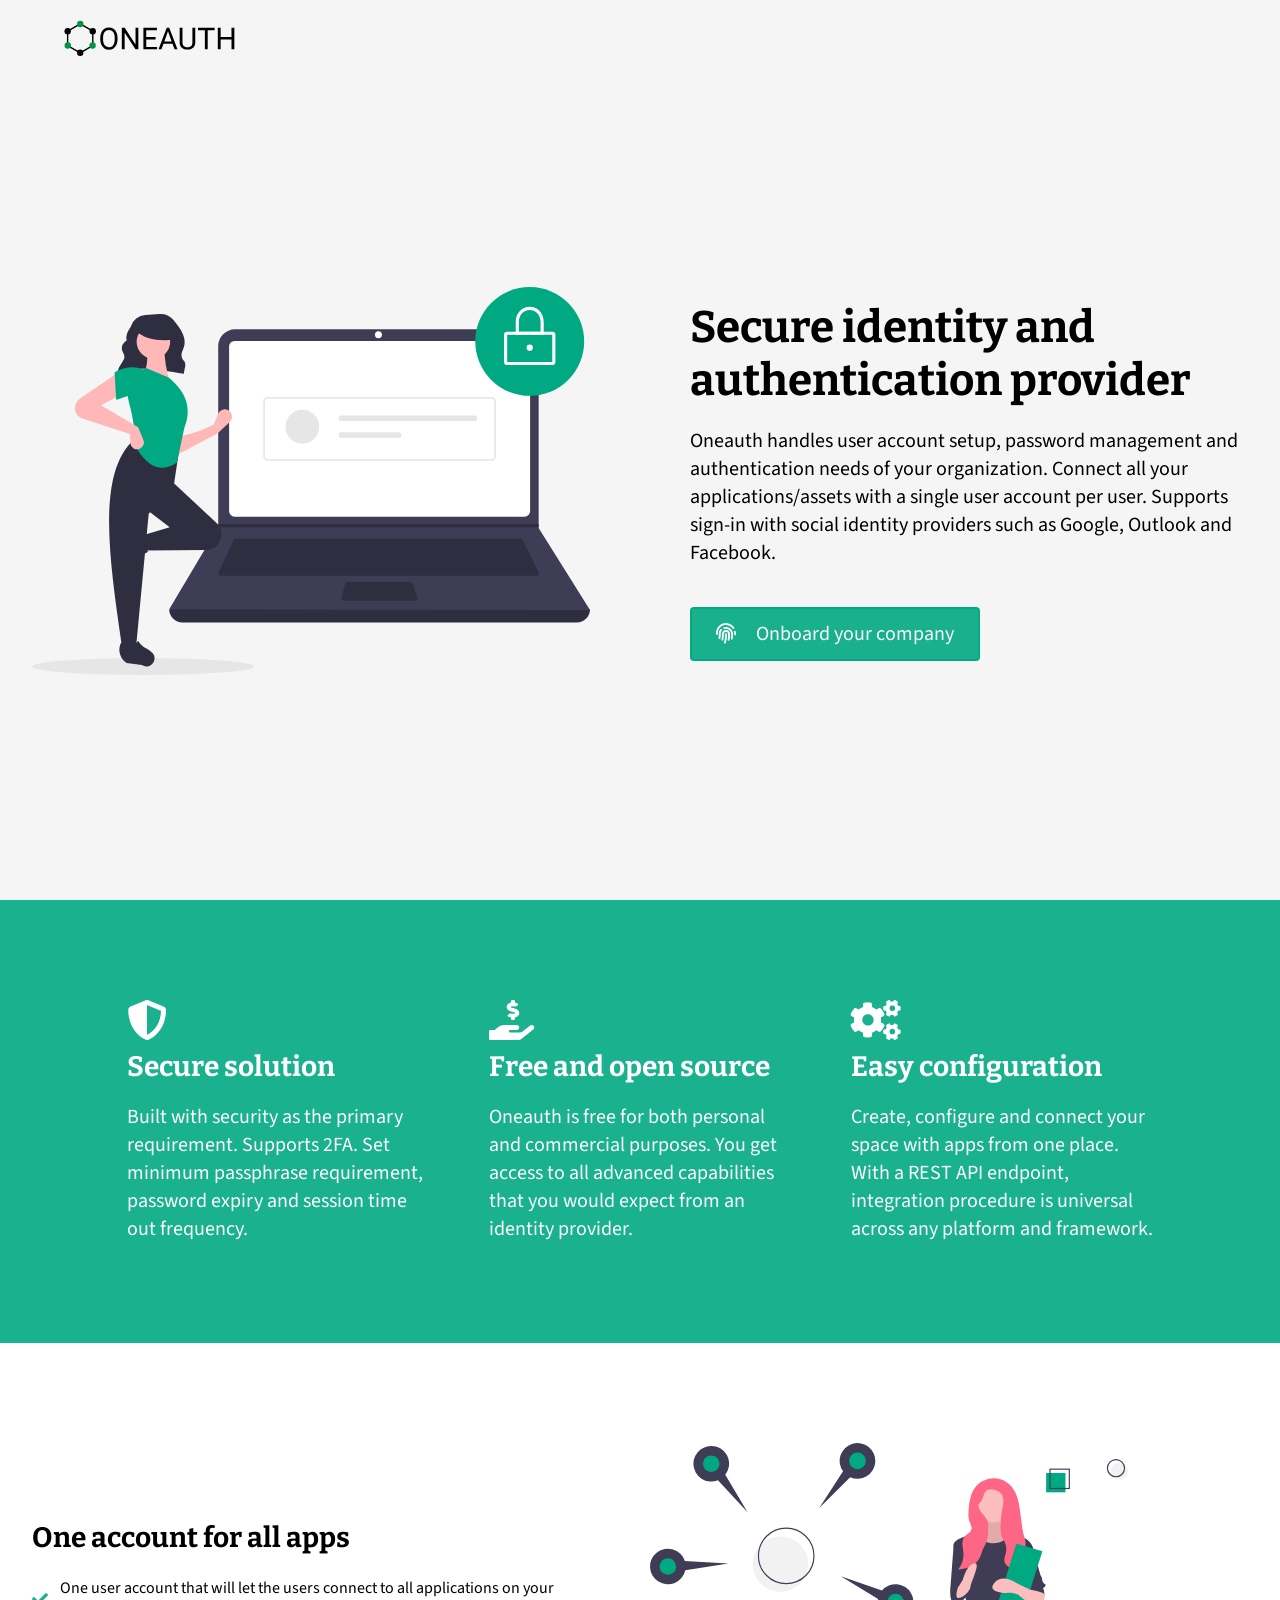
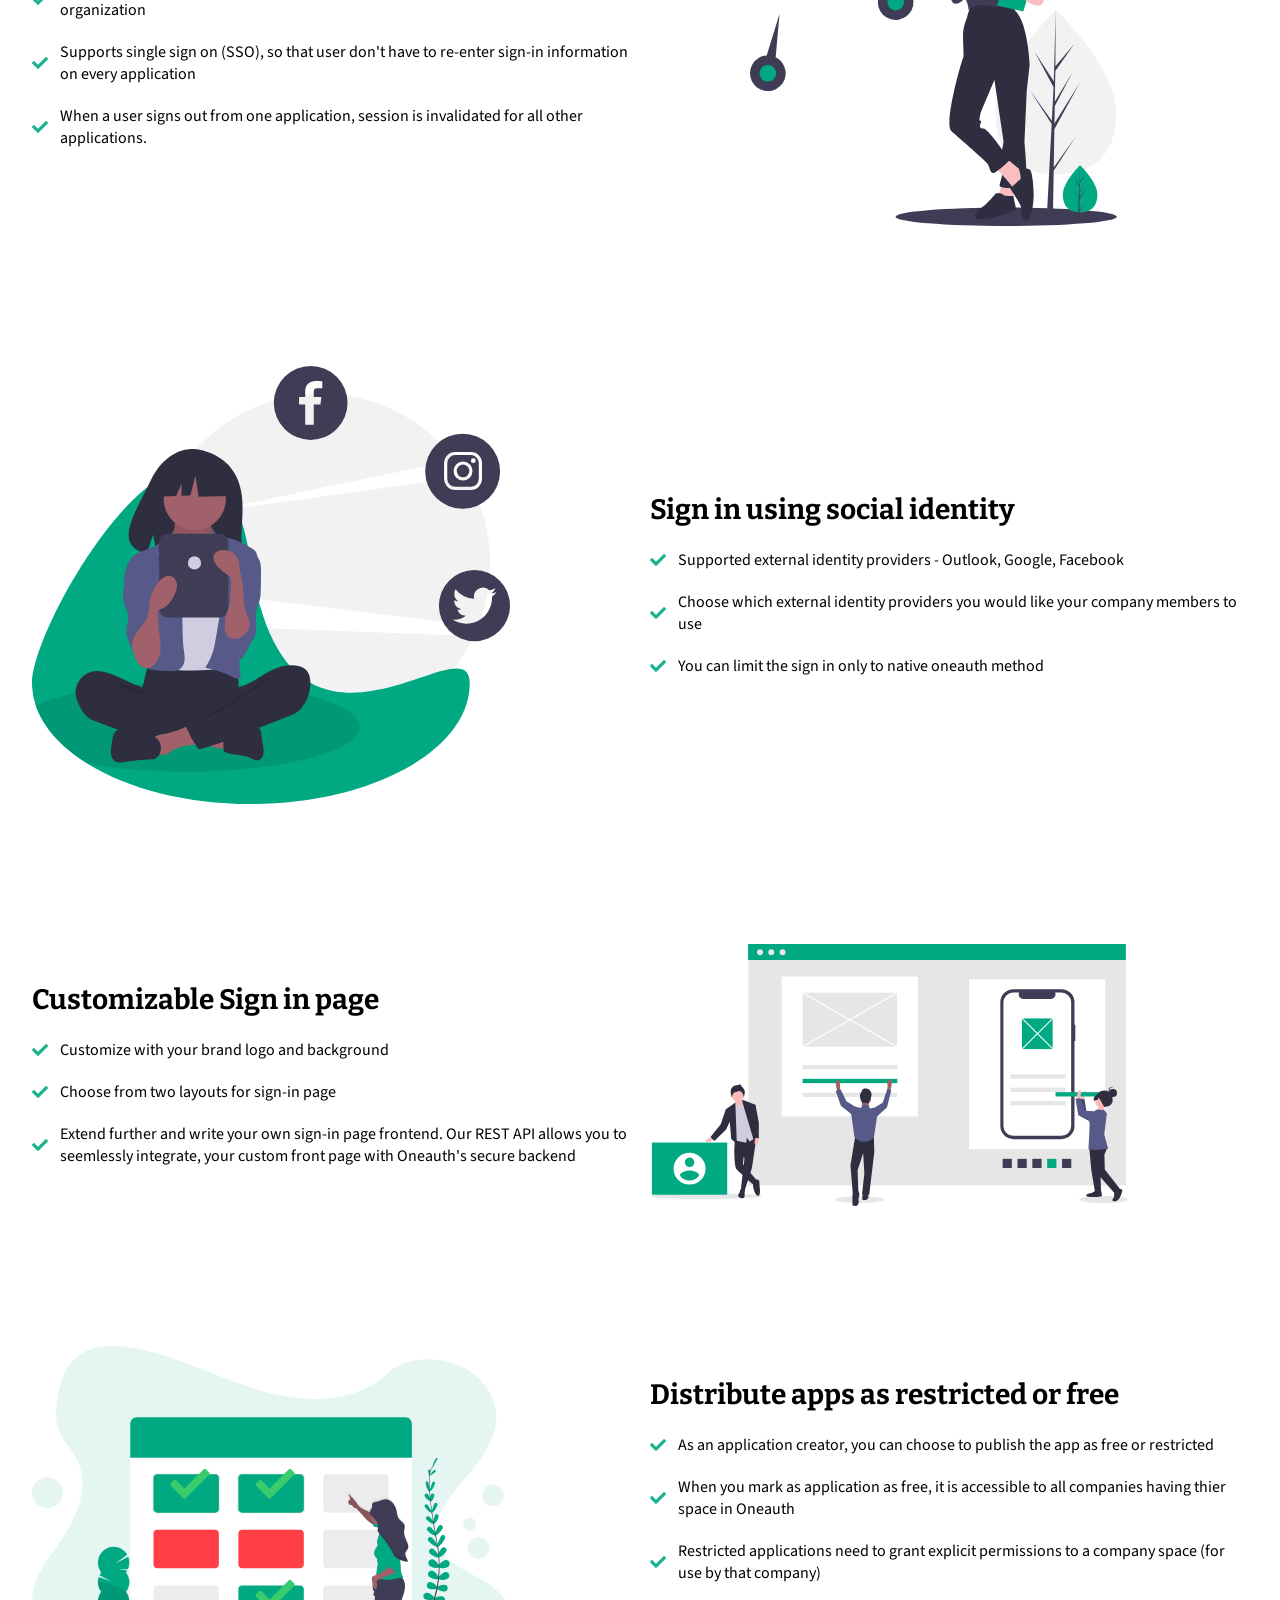
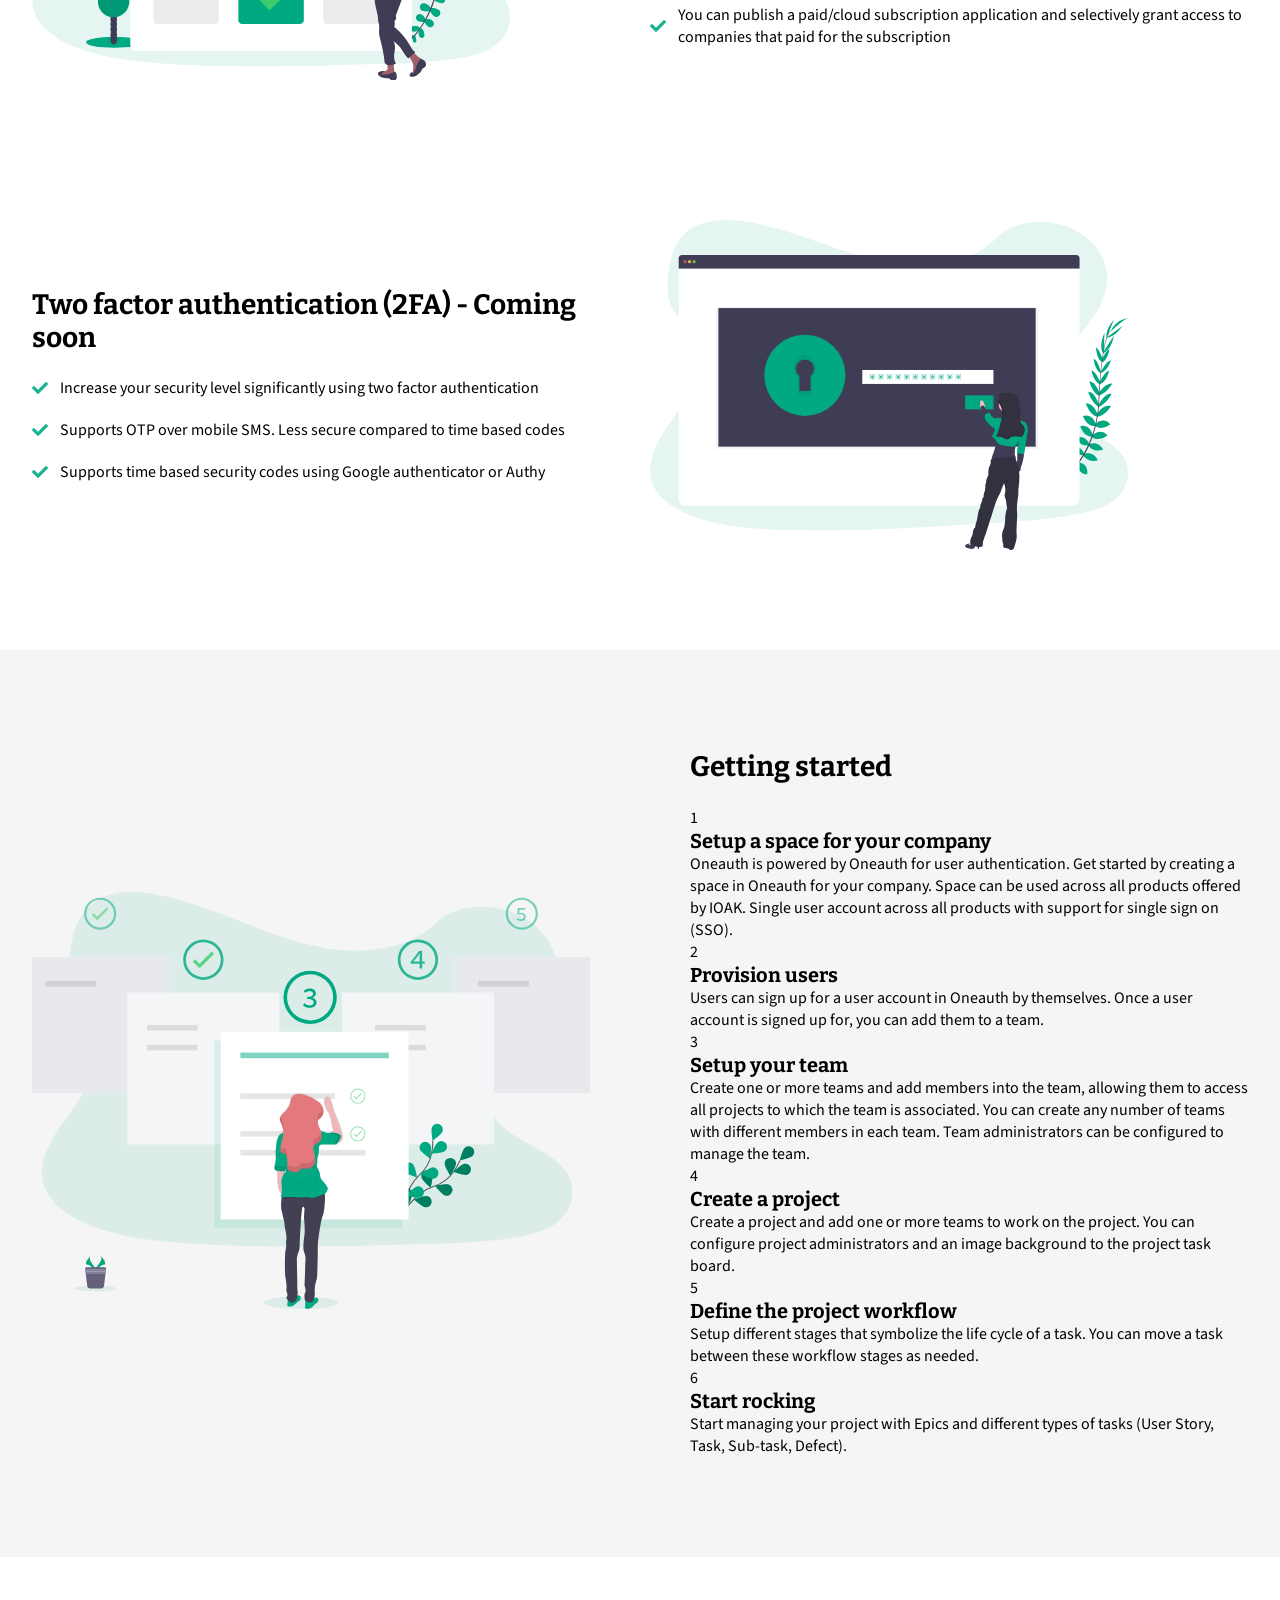
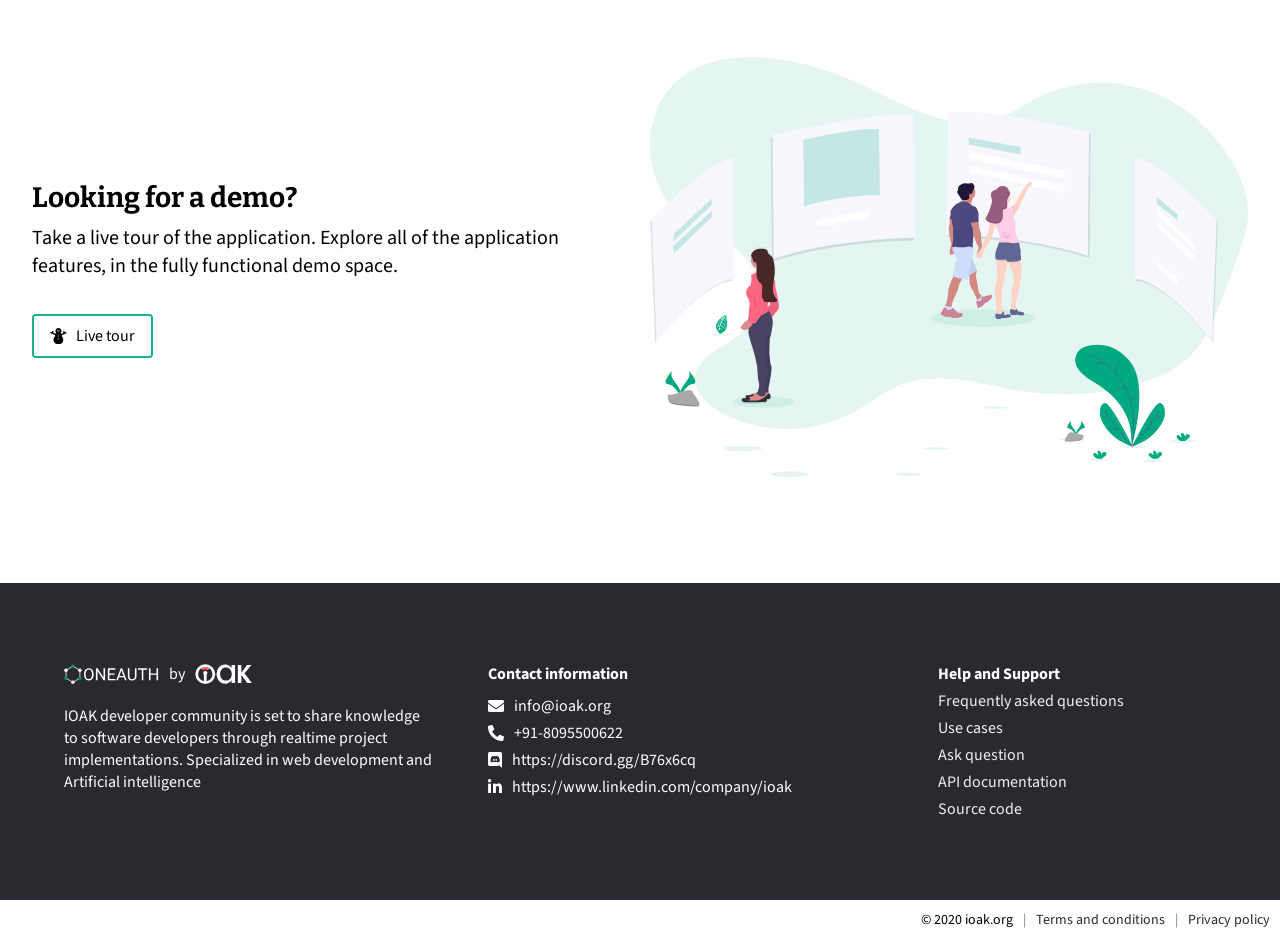
<file: index.html>
<!DOCTYPE html><html lang="en"><head><meta charSet="utf-8"/><meta http-equiv="x-ua-compatible" content="ie=edge"/><meta name="viewport" content="width=device-width, initial-scale=1, shrink-to-fit=no"/><style data-href="/styles.77ac701e9feeb2d0b597.css">@import url(https://fonts.googleapis.com/css2?family=Bitter&family=Roboto&family=Source+Sans+Pro&display=swap);
/*!
 * Font Awesome Free 5.13.1 by @fontawesome - https://fontawesome.com
 * License - https://fontawesome.com/license/free (Icons: CC BY 4.0, Fonts: SIL OFL 1.1, Code: MIT License)
 */.fa,.fab,.fad,.fal,.far,.fas{-moz-osx-font-smoothing:grayscale;-webkit-font-smoothing:antialiased;display:inline-block;font-style:normal;font-variant:normal;text-rendering:auto;line-height:1}.fa-lg{font-size:1.33333em;line-height:.75em;vertical-align:-.0667em}.fa-xs{font-size:.75em}.fa-sm{font-size:.875em}.fa-1x{font-size:1em}.fa-2x{font-size:2em}.fa-3x{font-size:3em}.fa-4x{font-size:4em}.fa-5x{font-size:5em}.fa-6x{font-size:6em}.fa-7x{font-size:7em}.fa-8x{font-size:8em}.fa-9x{font-size:9em}.fa-10x{font-size:10em}.fa-fw{text-align:center;width:1.25em}.fa-ul{list-style-type:none;margin-left:2.5em;padding-left:0}.fa-ul>li{position:relative}.fa-li{left:-2em;position:absolute;text-align:center;width:2em;line-height:inherit}.fa-border{border:.08em solid #eee;border-radius:.1em;padding:.2em .25em .15em}.fa-pull-left{float:left}.fa-pull-right{float:right}.fa.fa-pull-left,.fab.fa-pull-left,.fal.fa-pull-left,.far.fa-pull-left,.fas.fa-pull-left{margin-right:.3em}.fa.fa-pull-right,.fab.fa-pull-right,.fal.fa-pull-right,.far.fa-pull-right,.fas.fa-pull-right{margin-left:.3em}.fa-spin{animation:fa-spin 2s linear infinite}.fa-pulse{animation:fa-spin 1s steps(8) infinite}@keyframes fa-spin{0%{transform:rotate(0deg)}to{transform:rotate(1turn)}}.fa-rotate-90{-ms-filter:"progid:DXImageTransform.Microsoft.BasicImage(rotation=1)";transform:rotate(90deg)}.fa-rotate-180{-ms-filter:"progid:DXImageTransform.Microsoft.BasicImage(rotation=2)";transform:rotate(180deg)}.fa-rotate-270{-ms-filter:"progid:DXImageTransform.Microsoft.BasicImage(rotation=3)";transform:rotate(270deg)}.fa-flip-horizontal{-ms-filter:"progid:DXImageTransform.Microsoft.BasicImage(rotation=0, mirror=1)";transform:scaleX(-1)}.fa-flip-vertical{transform:scaleY(-1)}.fa-flip-both,.fa-flip-horizontal.fa-flip-vertical,.fa-flip-vertical{-ms-filter:"progid:DXImageTransform.Microsoft.BasicImage(rotation=2, mirror=1)"}.fa-flip-both,.fa-flip-horizontal.fa-flip-vertical{transform:scale(-1)}:root .fa-flip-both,:root .fa-flip-horizontal,:root .fa-flip-vertical,:root .fa-rotate-90,:root .fa-rotate-180,:root .fa-rotate-270{-webkit-filter:none;filter:none}.fa-stack{display:inline-block;height:2em;line-height:2em;position:relative;vertical-align:middle;width:2.5em}.fa-stack-1x,.fa-stack-2x{left:0;position:absolute;text-align:center;width:100%}.fa-stack-1x{line-height:inherit}.fa-stack-2x{font-size:2em}.fa-inverse{color:#fff}.fa-500px:before{content:"\F26E"}.fa-accessible-icon:before{content:"\F368"}.fa-accusoft:before{content:"\F369"}.fa-acquisitions-incorporated:before{content:"\F6AF"}.fa-ad:before{content:"\F641"}.fa-address-book:before{content:"\F2B9"}.fa-address-card:before{content:"\F2BB"}.fa-adjust:before{content:"\F042"}.fa-adn:before{content:"\F170"}.fa-adobe:before{content:"\F778"}.fa-adversal:before{content:"\F36A"}.fa-affiliatetheme:before{content:"\F36B"}.fa-air-freshener:before{content:"\F5D0"}.fa-airbnb:before{content:"\F834"}.fa-algolia:before{content:"\F36C"}.fa-align-center:before{content:"\F037"}.fa-align-justify:before{content:"\F039"}.fa-align-left:before{content:"\F036"}.fa-align-right:before{content:"\F038"}.fa-alipay:before{content:"\F642"}.fa-allergies:before{content:"\F461"}.fa-amazon:before{content:"\F270"}.fa-amazon-pay:before{content:"\F42C"}.fa-ambulance:before{content:"\F0F9"}.fa-american-sign-language-interpreting:before{content:"\F2A3"}.fa-amilia:before{content:"\F36D"}.fa-anchor:before{content:"\F13D"}.fa-android:before{content:"\F17B"}.fa-angellist:before{content:"\F209"}.fa-angle-double-down:before{content:"\F103"}.fa-angle-double-left:before{content:"\F100"}.fa-angle-double-right:before{content:"\F101"}.fa-angle-double-up:before{content:"\F102"}.fa-angle-down:before{content:"\F107"}.fa-angle-left:before{content:"\F104"}.fa-angle-right:before{content:"\F105"}.fa-angle-up:before{content:"\F106"}.fa-angry:before{content:"\F556"}.fa-angrycreative:before{content:"\F36E"}.fa-angular:before{content:"\F420"}.fa-ankh:before{content:"\F644"}.fa-app-store:before{content:"\F36F"}.fa-app-store-ios:before{content:"\F370"}.fa-apper:before{content:"\F371"}.fa-apple:before{content:"\F179"}.fa-apple-alt:before{content:"\F5D1"}.fa-apple-pay:before{content:"\F415"}.fa-archive:before{content:"\F187"}.fa-archway:before{content:"\F557"}.fa-arrow-alt-circle-down:before{content:"\F358"}.fa-arrow-alt-circle-left:before{content:"\F359"}.fa-arrow-alt-circle-right:before{content:"\F35A"}.fa-arrow-alt-circle-up:before{content:"\F35B"}.fa-arrow-circle-down:before{content:"\F0AB"}.fa-arrow-circle-left:before{content:"\F0A8"}.fa-arrow-circle-right:before{content:"\F0A9"}.fa-arrow-circle-up:before{content:"\F0AA"}.fa-arrow-down:before{content:"\F063"}.fa-arrow-left:before{content:"\F060"}.fa-arrow-right:before{content:"\F061"}.fa-arrow-up:before{content:"\F062"}.fa-arrows-alt:before{content:"\F0B2"}.fa-arrows-alt-h:before{content:"\F337"}.fa-arrows-alt-v:before{content:"\F338"}.fa-artstation:before{content:"\F77A"}.fa-assistive-listening-systems:before{content:"\F2A2"}.fa-asterisk:before{content:"\F069"}.fa-asymmetrik:before{content:"\F372"}.fa-at:before{content:"\F1FA"}.fa-atlas:before{content:"\F558"}.fa-atlassian:before{content:"\F77B"}.fa-atom:before{content:"\F5D2"}.fa-audible:before{content:"\F373"}.fa-audio-description:before{content:"\F29E"}.fa-autoprefixer:before{content:"\F41C"}.fa-avianex:before{content:"\F374"}.fa-aviato:before{content:"\F421"}.fa-award:before{content:"\F559"}.fa-aws:before{content:"\F375"}.fa-baby:before{content:"\F77C"}.fa-baby-carriage:before{content:"\F77D"}.fa-backspace:before{content:"\F55A"}.fa-backward:before{content:"\F04A"}.fa-bacon:before{content:"\F7E5"}.fa-bacteria:before{content:"\F959"}.fa-bacterium:before{content:"\F95A"}.fa-bahai:before{content:"\F666"}.fa-balance-scale:before{content:"\F24E"}.fa-balance-scale-left:before{content:"\F515"}.fa-balance-scale-right:before{content:"\F516"}.fa-ban:before{content:"\F05E"}.fa-band-aid:before{content:"\F462"}.fa-bandcamp:before{content:"\F2D5"}.fa-barcode:before{content:"\F02A"}.fa-bars:before{content:"\F0C9"}.fa-baseball-ball:before{content:"\F433"}.fa-basketball-ball:before{content:"\F434"}.fa-bath:before{content:"\F2CD"}.fa-battery-empty:before{content:"\F244"}.fa-battery-full:before{content:"\F240"}.fa-battery-half:before{content:"\F242"}.fa-battery-quarter:before{content:"\F243"}.fa-battery-three-quarters:before{content:"\F241"}.fa-battle-net:before{content:"\F835"}.fa-bed:before{content:"\F236"}.fa-beer:before{content:"\F0FC"}.fa-behance:before{content:"\F1B4"}.fa-behance-square:before{content:"\F1B5"}.fa-bell:before{content:"\F0F3"}.fa-bell-slash:before{content:"\F1F6"}.fa-bezier-curve:before{content:"\F55B"}.fa-bible:before{content:"\F647"}.fa-bicycle:before{content:"\F206"}.fa-biking:before{content:"\F84A"}.fa-bimobject:before{content:"\F378"}.fa-binoculars:before{content:"\F1E5"}.fa-biohazard:before{content:"\F780"}.fa-birthday-cake:before{content:"\F1FD"}.fa-bitbucket:before{content:"\F171"}.fa-bitcoin:before{content:"\F379"}.fa-bity:before{content:"\F37A"}.fa-black-tie:before{content:"\F27E"}.fa-blackberry:before{content:"\F37B"}.fa-blender:before{content:"\F517"}.fa-blender-phone:before{content:"\F6B6"}.fa-blind:before{content:"\F29D"}.fa-blog:before{content:"\F781"}.fa-blogger:before{content:"\F37C"}.fa-blogger-b:before{content:"\F37D"}.fa-bluetooth:before{content:"\F293"}.fa-bluetooth-b:before{content:"\F294"}.fa-bold:before{content:"\F032"}.fa-bolt:before{content:"\F0E7"}.fa-bomb:before{content:"\F1E2"}.fa-bone:before{content:"\F5D7"}.fa-bong:before{content:"\F55C"}.fa-book:before{content:"\F02D"}.fa-book-dead:before{content:"\F6B7"}.fa-book-medical:before{content:"\F7E6"}.fa-book-open:before{content:"\F518"}.fa-book-reader:before{content:"\F5DA"}.fa-bookmark:before{content:"\F02E"}.fa-bootstrap:before{content:"\F836"}.fa-border-all:before{content:"\F84C"}.fa-border-none:before{content:"\F850"}.fa-border-style:before{content:"\F853"}.fa-bowling-ball:before{content:"\F436"}.fa-box:before{content:"\F466"}.fa-box-open:before{content:"\F49E"}.fa-box-tissue:before{content:"\F95B"}.fa-boxes:before{content:"\F468"}.fa-braille:before{content:"\F2A1"}.fa-brain:before{content:"\F5DC"}.fa-bread-slice:before{content:"\F7EC"}.fa-briefcase:before{content:"\F0B1"}.fa-briefcase-medical:before{content:"\F469"}.fa-broadcast-tower:before{content:"\F519"}.fa-broom:before{content:"\F51A"}.fa-brush:before{content:"\F55D"}.fa-btc:before{content:"\F15A"}.fa-buffer:before{content:"\F837"}.fa-bug:before{content:"\F188"}.fa-building:before{content:"\F1AD"}.fa-bullhorn:before{content:"\F0A1"}.fa-bullseye:before{content:"\F140"}.fa-burn:before{content:"\F46A"}.fa-buromobelexperte:before{content:"\F37F"}.fa-bus:before{content:"\F207"}.fa-bus-alt:before{content:"\F55E"}.fa-business-time:before{content:"\F64A"}.fa-buy-n-large:before{content:"\F8A6"}.fa-buysellads:before{content:"\F20D"}.fa-calculator:before{content:"\F1EC"}.fa-calendar:before{content:"\F133"}.fa-calendar-alt:before{content:"\F073"}.fa-calendar-check:before{content:"\F274"}.fa-calendar-day:before{content:"\F783"}.fa-calendar-minus:before{content:"\F272"}.fa-calendar-plus:before{content:"\F271"}.fa-calendar-times:before{content:"\F273"}.fa-calendar-week:before{content:"\F784"}.fa-camera:before{content:"\F030"}.fa-camera-retro:before{content:"\F083"}.fa-campground:before{content:"\F6BB"}.fa-canadian-maple-leaf:before{content:"\F785"}.fa-candy-cane:before{content:"\F786"}.fa-cannabis:before{content:"\F55F"}.fa-capsules:before{content:"\F46B"}.fa-car:before{content:"\F1B9"}.fa-car-alt:before{content:"\F5DE"}.fa-car-battery:before{content:"\F5DF"}.fa-car-crash:before{content:"\F5E1"}.fa-car-side:before{content:"\F5E4"}.fa-caravan:before{content:"\F8FF"}.fa-caret-down:before{content:"\F0D7"}.fa-caret-left:before{content:"\F0D9"}.fa-caret-right:before{content:"\F0DA"}.fa-caret-square-down:before{content:"\F150"}.fa-caret-square-left:before{content:"\F191"}.fa-caret-square-right:before{content:"\F152"}.fa-caret-square-up:before{content:"\F151"}.fa-caret-up:before{content:"\F0D8"}.fa-carrot:before{content:"\F787"}.fa-cart-arrow-down:before{content:"\F218"}.fa-cart-plus:before{content:"\F217"}.fa-cash-register:before{content:"\F788"}.fa-cat:before{content:"\F6BE"}.fa-cc-amazon-pay:before{content:"\F42D"}.fa-cc-amex:before{content:"\F1F3"}.fa-cc-apple-pay:before{content:"\F416"}.fa-cc-diners-club:before{content:"\F24C"}.fa-cc-discover:before{content:"\F1F2"}.fa-cc-jcb:before{content:"\F24B"}.fa-cc-mastercard:before{content:"\F1F1"}.fa-cc-paypal:before{content:"\F1F4"}.fa-cc-stripe:before{content:"\F1F5"}.fa-cc-visa:before{content:"\F1F0"}.fa-centercode:before{content:"\F380"}.fa-centos:before{content:"\F789"}.fa-certificate:before{content:"\F0A3"}.fa-chair:before{content:"\F6C0"}.fa-chalkboard:before{content:"\F51B"}.fa-chalkboard-teacher:before{content:"\F51C"}.fa-charging-station:before{content:"\F5E7"}.fa-chart-area:before{content:"\F1FE"}.fa-chart-bar:before{content:"\F080"}.fa-chart-line:before{content:"\F201"}.fa-chart-pie:before{content:"\F200"}.fa-check:before{content:"\F00C"}.fa-check-circle:before{content:"\F058"}.fa-check-double:before{content:"\F560"}.fa-check-square:before{content:"\F14A"}.fa-cheese:before{content:"\F7EF"}.fa-chess:before{content:"\F439"}.fa-chess-bishop:before{content:"\F43A"}.fa-chess-board:before{content:"\F43C"}.fa-chess-king:before{content:"\F43F"}.fa-chess-knight:before{content:"\F441"}.fa-chess-pawn:before{content:"\F443"}.fa-chess-queen:before{content:"\F445"}.fa-chess-rook:before{content:"\F447"}.fa-chevron-circle-down:before{content:"\F13A"}.fa-chevron-circle-left:before{content:"\F137"}.fa-chevron-circle-right:before{content:"\F138"}.fa-chevron-circle-up:before{content:"\F139"}.fa-chevron-down:before{content:"\F078"}.fa-chevron-left:before{content:"\F053"}.fa-chevron-right:before{content:"\F054"}.fa-chevron-up:before{content:"\F077"}.fa-child:before{content:"\F1AE"}.fa-chrome:before{content:"\F268"}.fa-chromecast:before{content:"\F838"}.fa-church:before{content:"\F51D"}.fa-circle:before{content:"\F111"}.fa-circle-notch:before{content:"\F1CE"}.fa-city:before{content:"\F64F"}.fa-clinic-medical:before{content:"\F7F2"}.fa-clipboard:before{content:"\F328"}.fa-clipboard-check:before{content:"\F46C"}.fa-clipboard-list:before{content:"\F46D"}.fa-clock:before{content:"\F017"}.fa-clone:before{content:"\F24D"}.fa-closed-captioning:before{content:"\F20A"}.fa-cloud:before{content:"\F0C2"}.fa-cloud-download-alt:before{content:"\F381"}.fa-cloud-meatball:before{content:"\F73B"}.fa-cloud-moon:before{content:"\F6C3"}.fa-cloud-moon-rain:before{content:"\F73C"}.fa-cloud-rain:before{content:"\F73D"}.fa-cloud-showers-heavy:before{content:"\F740"}.fa-cloud-sun:before{content:"\F6C4"}.fa-cloud-sun-rain:before{content:"\F743"}.fa-cloud-upload-alt:before{content:"\F382"}.fa-cloudscale:before{content:"\F383"}.fa-cloudsmith:before{content:"\F384"}.fa-cloudversify:before{content:"\F385"}.fa-cocktail:before{content:"\F561"}.fa-code:before{content:"\F121"}.fa-code-branch:before{content:"\F126"}.fa-codepen:before{content:"\F1CB"}.fa-codiepie:before{content:"\F284"}.fa-coffee:before{content:"\F0F4"}.fa-cog:before{content:"\F013"}.fa-cogs:before{content:"\F085"}.fa-coins:before{content:"\F51E"}.fa-columns:before{content:"\F0DB"}.fa-comment:before{content:"\F075"}.fa-comment-alt:before{content:"\F27A"}.fa-comment-dollar:before{content:"\F651"}.fa-comment-dots:before{content:"\F4AD"}.fa-comment-medical:before{content:"\F7F5"}.fa-comment-slash:before{content:"\F4B3"}.fa-comments:before{content:"\F086"}.fa-comments-dollar:before{content:"\F653"}.fa-compact-disc:before{content:"\F51F"}.fa-compass:before{content:"\F14E"}.fa-compress:before{content:"\F066"}.fa-compress-alt:before{content:"\F422"}.fa-compress-arrows-alt:before{content:"\F78C"}.fa-concierge-bell:before{content:"\F562"}.fa-confluence:before{content:"\F78D"}.fa-connectdevelop:before{content:"\F20E"}.fa-contao:before{content:"\F26D"}.fa-cookie:before{content:"\F563"}.fa-cookie-bite:before{content:"\F564"}.fa-copy:before{content:"\F0C5"}.fa-copyright:before{content:"\F1F9"}.fa-cotton-bureau:before{content:"\F89E"}.fa-couch:before{content:"\F4B8"}.fa-cpanel:before{content:"\F388"}.fa-creative-commons:before{content:"\F25E"}.fa-creative-commons-by:before{content:"\F4E7"}.fa-creative-commons-nc:before{content:"\F4E8"}.fa-creative-commons-nc-eu:before{content:"\F4E9"}.fa-creative-commons-nc-jp:before{content:"\F4EA"}.fa-creative-commons-nd:before{content:"\F4EB"}.fa-creative-commons-pd:before{content:"\F4EC"}.fa-creative-commons-pd-alt:before{content:"\F4ED"}.fa-creative-commons-remix:before{content:"\F4EE"}.fa-creative-commons-sa:before{content:"\F4EF"}.fa-creative-commons-sampling:before{content:"\F4F0"}.fa-creative-commons-sampling-plus:before{content:"\F4F1"}.fa-creative-commons-share:before{content:"\F4F2"}.fa-creative-commons-zero:before{content:"\F4F3"}.fa-credit-card:before{content:"\F09D"}.fa-critical-role:before{content:"\F6C9"}.fa-crop:before{content:"\F125"}.fa-crop-alt:before{content:"\F565"}.fa-cross:before{content:"\F654"}.fa-crosshairs:before{content:"\F05B"}.fa-crow:before{content:"\F520"}.fa-crown:before{content:"\F521"}.fa-crutch:before{content:"\F7F7"}.fa-css3:before{content:"\F13C"}.fa-css3-alt:before{content:"\F38B"}.fa-cube:before{content:"\F1B2"}.fa-cubes:before{content:"\F1B3"}.fa-cut:before{content:"\F0C4"}.fa-cuttlefish:before{content:"\F38C"}.fa-d-and-d:before{content:"\F38D"}.fa-d-and-d-beyond:before{content:"\F6CA"}.fa-dailymotion:before{content:"\F952"}.fa-dashcube:before{content:"\F210"}.fa-database:before{content:"\F1C0"}.fa-deaf:before{content:"\F2A4"}.fa-deezer:before{content:"\F977"}.fa-delicious:before{content:"\F1A5"}.fa-democrat:before{content:"\F747"}.fa-deploydog:before{content:"\F38E"}.fa-deskpro:before{content:"\F38F"}.fa-desktop:before{content:"\F108"}.fa-dev:before{content:"\F6CC"}.fa-deviantart:before{content:"\F1BD"}.fa-dharmachakra:before{content:"\F655"}.fa-dhl:before{content:"\F790"}.fa-diagnoses:before{content:"\F470"}.fa-diaspora:before{content:"\F791"}.fa-dice:before{content:"\F522"}.fa-dice-d20:before{content:"\F6CF"}.fa-dice-d6:before{content:"\F6D1"}.fa-dice-five:before{content:"\F523"}.fa-dice-four:before{content:"\F524"}.fa-dice-one:before{content:"\F525"}.fa-dice-six:before{content:"\F526"}.fa-dice-three:before{content:"\F527"}.fa-dice-two:before{content:"\F528"}.fa-digg:before{content:"\F1A6"}.fa-digital-ocean:before{content:"\F391"}.fa-digital-tachograph:before{content:"\F566"}.fa-directions:before{content:"\F5EB"}.fa-discord:before{content:"\F392"}.fa-discourse:before{content:"\F393"}.fa-disease:before{content:"\F7FA"}.fa-divide:before{content:"\F529"}.fa-dizzy:before{content:"\F567"}.fa-dna:before{content:"\F471"}.fa-dochub:before{content:"\F394"}.fa-docker:before{content:"\F395"}.fa-dog:before{content:"\F6D3"}.fa-dollar-sign:before{content:"\F155"}.fa-dolly:before{content:"\F472"}.fa-dolly-flatbed:before{content:"\F474"}.fa-donate:before{content:"\F4B9"}.fa-door-closed:before{content:"\F52A"}.fa-door-open:before{content:"\F52B"}.fa-dot-circle:before{content:"\F192"}.fa-dove:before{content:"\F4BA"}.fa-download:before{content:"\F019"}.fa-draft2digital:before{content:"\F396"}.fa-drafting-compass:before{content:"\F568"}.fa-dragon:before{content:"\F6D5"}.fa-draw-polygon:before{content:"\F5EE"}.fa-dribbble:before{content:"\F17D"}.fa-dribbble-square:before{content:"\F397"}.fa-dropbox:before{content:"\F16B"}.fa-drum:before{content:"\F569"}.fa-drum-steelpan:before{content:"\F56A"}.fa-drumstick-bite:before{content:"\F6D7"}.fa-drupal:before{content:"\F1A9"}.fa-dumbbell:before{content:"\F44B"}.fa-dumpster:before{content:"\F793"}.fa-dumpster-fire:before{content:"\F794"}.fa-dungeon:before{content:"\F6D9"}.fa-dyalog:before{content:"\F399"}.fa-earlybirds:before{content:"\F39A"}.fa-ebay:before{content:"\F4F4"}.fa-edge:before{content:"\F282"}.fa-edge-legacy:before{content:"\F978"}.fa-edit:before{content:"\F044"}.fa-egg:before{content:"\F7FB"}.fa-eject:before{content:"\F052"}.fa-elementor:before{content:"\F430"}.fa-ellipsis-h:before{content:"\F141"}.fa-ellipsis-v:before{content:"\F142"}.fa-ello:before{content:"\F5F1"}.fa-ember:before{content:"\F423"}.fa-empire:before{content:"\F1D1"}.fa-envelope:before{content:"\F0E0"}.fa-envelope-open:before{content:"\F2B6"}.fa-envelope-open-text:before{content:"\F658"}.fa-envelope-square:before{content:"\F199"}.fa-envira:before{content:"\F299"}.fa-equals:before{content:"\F52C"}.fa-eraser:before{content:"\F12D"}.fa-erlang:before{content:"\F39D"}.fa-ethereum:before{content:"\F42E"}.fa-ethernet:before{content:"\F796"}.fa-etsy:before{content:"\F2D7"}.fa-euro-sign:before{content:"\F153"}.fa-evernote:before{content:"\F839"}.fa-exchange-alt:before{content:"\F362"}.fa-exclamation:before{content:"\F12A"}.fa-exclamation-circle:before{content:"\F06A"}.fa-exclamation-triangle:before{content:"\F071"}.fa-expand:before{content:"\F065"}.fa-expand-alt:before{content:"\F424"}.fa-expand-arrows-alt:before{content:"\F31E"}.fa-expeditedssl:before{content:"\F23E"}.fa-external-link-alt:before{content:"\F35D"}.fa-external-link-square-alt:before{content:"\F360"}.fa-eye:before{content:"\F06E"}.fa-eye-dropper:before{content:"\F1FB"}.fa-eye-slash:before{content:"\F070"}.fa-facebook:before{content:"\F09A"}.fa-facebook-f:before{content:"\F39E"}.fa-facebook-messenger:before{content:"\F39F"}.fa-facebook-square:before{content:"\F082"}.fa-fan:before{content:"\F863"}.fa-fantasy-flight-games:before{content:"\F6DC"}.fa-fast-backward:before{content:"\F049"}.fa-fast-forward:before{content:"\F050"}.fa-faucet:before{content:"\F905"}.fa-fax:before{content:"\F1AC"}.fa-feather:before{content:"\F52D"}.fa-feather-alt:before{content:"\F56B"}.fa-fedex:before{content:"\F797"}.fa-fedora:before{content:"\F798"}.fa-female:before{content:"\F182"}.fa-fighter-jet:before{content:"\F0FB"}.fa-figma:before{content:"\F799"}.fa-file:before{content:"\F15B"}.fa-file-alt:before{content:"\F15C"}.fa-file-archive:before{content:"\F1C6"}.fa-file-audio:before{content:"\F1C7"}.fa-file-code:before{content:"\F1C9"}.fa-file-contract:before{content:"\F56C"}.fa-file-csv:before{content:"\F6DD"}.fa-file-download:before{content:"\F56D"}.fa-file-excel:before{content:"\F1C3"}.fa-file-export:before{content:"\F56E"}.fa-file-image:before{content:"\F1C5"}.fa-file-import:before{content:"\F56F"}.fa-file-invoice:before{content:"\F570"}.fa-file-invoice-dollar:before{content:"\F571"}.fa-file-medical:before{content:"\F477"}.fa-file-medical-alt:before{content:"\F478"}.fa-file-pdf:before{content:"\F1C1"}.fa-file-powerpoint:before{content:"\F1C4"}.fa-file-prescription:before{content:"\F572"}.fa-file-signature:before{content:"\F573"}.fa-file-upload:before{content:"\F574"}.fa-file-video:before{content:"\F1C8"}.fa-file-word:before{content:"\F1C2"}.fa-fill:before{content:"\F575"}.fa-fill-drip:before{content:"\F576"}.fa-film:before{content:"\F008"}.fa-filter:before{content:"\F0B0"}.fa-fingerprint:before{content:"\F577"}.fa-fire:before{content:"\F06D"}.fa-fire-alt:before{content:"\F7E4"}.fa-fire-extinguisher:before{content:"\F134"}.fa-firefox:before{content:"\F269"}.fa-firefox-browser:before{content:"\F907"}.fa-first-aid:before{content:"\F479"}.fa-first-order:before{content:"\F2B0"}.fa-first-order-alt:before{content:"\F50A"}.fa-firstdraft:before{content:"\F3A1"}.fa-fish:before{content:"\F578"}.fa-fist-raised:before{content:"\F6DE"}.fa-flag:before{content:"\F024"}.fa-flag-checkered:before{content:"\F11E"}.fa-flag-usa:before{content:"\F74D"}.fa-flask:before{content:"\F0C3"}.fa-flickr:before{content:"\F16E"}.fa-flipboard:before{content:"\F44D"}.fa-flushed:before{content:"\F579"}.fa-fly:before{content:"\F417"}.fa-folder:before{content:"\F07B"}.fa-folder-minus:before{content:"\F65D"}.fa-folder-open:before{content:"\F07C"}.fa-folder-plus:before{content:"\F65E"}.fa-font:before{content:"\F031"}.fa-font-awesome:before{content:"\F2B4"}.fa-font-awesome-alt:before{content:"\F35C"}.fa-font-awesome-flag:before{content:"\F425"}.fa-font-awesome-logo-full:before{content:"\F4E6"}.fa-fonticons:before{content:"\F280"}.fa-fonticons-fi:before{content:"\F3A2"}.fa-football-ball:before{content:"\F44E"}.fa-fort-awesome:before{content:"\F286"}.fa-fort-awesome-alt:before{content:"\F3A3"}.fa-forumbee:before{content:"\F211"}.fa-forward:before{content:"\F04E"}.fa-foursquare:before{content:"\F180"}.fa-free-code-camp:before{content:"\F2C5"}.fa-freebsd:before{content:"\F3A4"}.fa-frog:before{content:"\F52E"}.fa-frown:before{content:"\F119"}.fa-frown-open:before{content:"\F57A"}.fa-fulcrum:before{content:"\F50B"}.fa-funnel-dollar:before{content:"\F662"}.fa-futbol:before{content:"\F1E3"}.fa-galactic-republic:before{content:"\F50C"}.fa-galactic-senate:before{content:"\F50D"}.fa-gamepad:before{content:"\F11B"}.fa-gas-pump:before{content:"\F52F"}.fa-gavel:before{content:"\F0E3"}.fa-gem:before{content:"\F3A5"}.fa-genderless:before{content:"\F22D"}.fa-get-pocket:before{content:"\F265"}.fa-gg:before{content:"\F260"}.fa-gg-circle:before{content:"\F261"}.fa-ghost:before{content:"\F6E2"}.fa-gift:before{content:"\F06B"}.fa-gifts:before{content:"\F79C"}.fa-git:before{content:"\F1D3"}.fa-git-alt:before{content:"\F841"}.fa-git-square:before{content:"\F1D2"}.fa-github:before{content:"\F09B"}.fa-github-alt:before{content:"\F113"}.fa-github-square:before{content:"\F092"}.fa-gitkraken:before{content:"\F3A6"}.fa-gitlab:before{content:"\F296"}.fa-gitter:before{content:"\F426"}.fa-glass-cheers:before{content:"\F79F"}.fa-glass-martini:before{content:"\F000"}.fa-glass-martini-alt:before{content:"\F57B"}.fa-glass-whiskey:before{content:"\F7A0"}.fa-glasses:before{content:"\F530"}.fa-glide:before{content:"\F2A5"}.fa-glide-g:before{content:"\F2A6"}.fa-globe:before{content:"\F0AC"}.fa-globe-africa:before{content:"\F57C"}.fa-globe-americas:before{content:"\F57D"}.fa-globe-asia:before{content:"\F57E"}.fa-globe-europe:before{content:"\F7A2"}.fa-gofore:before{content:"\F3A7"}.fa-golf-ball:before{content:"\F450"}.fa-goodreads:before{content:"\F3A8"}.fa-goodreads-g:before{content:"\F3A9"}.fa-google:before{content:"\F1A0"}.fa-google-drive:before{content:"\F3AA"}.fa-google-pay:before{content:"\F979"}.fa-google-play:before{content:"\F3AB"}.fa-google-plus:before{content:"\F2B3"}.fa-google-plus-g:before{content:"\F0D5"}.fa-google-plus-square:before{content:"\F0D4"}.fa-google-wallet:before{content:"\F1EE"}.fa-gopuram:before{content:"\F664"}.fa-graduation-cap:before{content:"\F19D"}.fa-gratipay:before{content:"\F184"}.fa-grav:before{content:"\F2D6"}.fa-greater-than:before{content:"\F531"}.fa-greater-than-equal:before{content:"\F532"}.fa-grimace:before{content:"\F57F"}.fa-grin:before{content:"\F580"}.fa-grin-alt:before{content:"\F581"}.fa-grin-beam:before{content:"\F582"}.fa-grin-beam-sweat:before{content:"\F583"}.fa-grin-hearts:before{content:"\F584"}.fa-grin-squint:before{content:"\F585"}.fa-grin-squint-tears:before{content:"\F586"}.fa-grin-stars:before{content:"\F587"}.fa-grin-tears:before{content:"\F588"}.fa-grin-tongue:before{content:"\F589"}.fa-grin-tongue-squint:before{content:"\F58A"}.fa-grin-tongue-wink:before{content:"\F58B"}.fa-grin-wink:before{content:"\F58C"}.fa-grip-horizontal:before{content:"\F58D"}.fa-grip-lines:before{content:"\F7A4"}.fa-grip-lines-vertical:before{content:"\F7A5"}.fa-grip-vertical:before{content:"\F58E"}.fa-gripfire:before{content:"\F3AC"}.fa-grunt:before{content:"\F3AD"}.fa-guitar:before{content:"\F7A6"}.fa-gulp:before{content:"\F3AE"}.fa-h-square:before{content:"\F0FD"}.fa-hacker-news:before{content:"\F1D4"}.fa-hacker-news-square:before{content:"\F3AF"}.fa-hackerrank:before{content:"\F5F7"}.fa-hamburger:before{content:"\F805"}.fa-hammer:before{content:"\F6E3"}.fa-hamsa:before{content:"\F665"}.fa-hand-holding:before{content:"\F4BD"}.fa-hand-holding-heart:before{content:"\F4BE"}.fa-hand-holding-medical:before{content:"\F95C"}.fa-hand-holding-usd:before{content:"\F4C0"}.fa-hand-holding-water:before{content:"\F4C1"}.fa-hand-lizard:before{content:"\F258"}.fa-hand-middle-finger:before{content:"\F806"}.fa-hand-paper:before{content:"\F256"}.fa-hand-peace:before{content:"\F25B"}.fa-hand-point-down:before{content:"\F0A7"}.fa-hand-point-left:before{content:"\F0A5"}.fa-hand-point-right:before{content:"\F0A4"}.fa-hand-point-up:before{content:"\F0A6"}.fa-hand-pointer:before{content:"\F25A"}.fa-hand-rock:before{content:"\F255"}.fa-hand-scissors:before{content:"\F257"}.fa-hand-sparkles:before{content:"\F95D"}.fa-hand-spock:before{content:"\F259"}.fa-hands:before{content:"\F4C2"}.fa-hands-helping:before{content:"\F4C4"}.fa-hands-wash:before{content:"\F95E"}.fa-handshake:before{content:"\F2B5"}.fa-handshake-alt-slash:before{content:"\F95F"}.fa-handshake-slash:before{content:"\F960"}.fa-hanukiah:before{content:"\F6E6"}.fa-hard-hat:before{content:"\F807"}.fa-hashtag:before{content:"\F292"}.fa-hat-cowboy:before{content:"\F8C0"}.fa-hat-cowboy-side:before{content:"\F8C1"}.fa-hat-wizard:before{content:"\F6E8"}.fa-hdd:before{content:"\F0A0"}.fa-head-side-cough:before{content:"\F961"}.fa-head-side-cough-slash:before{content:"\F962"}.fa-head-side-mask:before{content:"\F963"}.fa-head-side-virus:before{content:"\F964"}.fa-heading:before{content:"\F1DC"}.fa-headphones:before{content:"\F025"}.fa-headphones-alt:before{content:"\F58F"}.fa-headset:before{content:"\F590"}.fa-heart:before{content:"\F004"}.fa-heart-broken:before{content:"\F7A9"}.fa-heartbeat:before{content:"\F21E"}.fa-helicopter:before{content:"\F533"}.fa-highlighter:before{content:"\F591"}.fa-hiking:before{content:"\F6EC"}.fa-hippo:before{content:"\F6ED"}.fa-hips:before{content:"\F452"}.fa-hire-a-helper:before{content:"\F3B0"}.fa-history:before{content:"\F1DA"}.fa-hockey-puck:before{content:"\F453"}.fa-holly-berry:before{content:"\F7AA"}.fa-home:before{content:"\F015"}.fa-hooli:before{content:"\F427"}.fa-hornbill:before{content:"\F592"}.fa-horse:before{content:"\F6F0"}.fa-horse-head:before{content:"\F7AB"}.fa-hospital:before{content:"\F0F8"}.fa-hospital-alt:before{content:"\F47D"}.fa-hospital-symbol:before{content:"\F47E"}.fa-hospital-user:before{content:"\F80D"}.fa-hot-tub:before{content:"\F593"}.fa-hotdog:before{content:"\F80F"}.fa-hotel:before{content:"\F594"}.fa-hotjar:before{content:"\F3B1"}.fa-hourglass:before{content:"\F254"}.fa-hourglass-end:before{content:"\F253"}.fa-hourglass-half:before{content:"\F252"}.fa-hourglass-start:before{content:"\F251"}.fa-house-damage:before{content:"\F6F1"}.fa-house-user:before{content:"\F965"}.fa-houzz:before{content:"\F27C"}.fa-hryvnia:before{content:"\F6F2"}.fa-html5:before{content:"\F13B"}.fa-hubspot:before{content:"\F3B2"}.fa-i-cursor:before{content:"\F246"}.fa-ice-cream:before{content:"\F810"}.fa-icicles:before{content:"\F7AD"}.fa-icons:before{content:"\F86D"}.fa-id-badge:before{content:"\F2C1"}.fa-id-card:before{content:"\F2C2"}.fa-id-card-alt:before{content:"\F47F"}.fa-ideal:before{content:"\F913"}.fa-igloo:before{content:"\F7AE"}.fa-image:before{content:"\F03E"}.fa-images:before{content:"\F302"}.fa-imdb:before{content:"\F2D8"}.fa-inbox:before{content:"\F01C"}.fa-indent:before{content:"\F03C"}.fa-industry:before{content:"\F275"}.fa-infinity:before{content:"\F534"}.fa-info:before{content:"\F129"}.fa-info-circle:before{content:"\F05A"}.fa-instagram:before{content:"\F16D"}.fa-instagram-square:before{content:"\F955"}.fa-intercom:before{content:"\F7AF"}.fa-internet-explorer:before{content:"\F26B"}.fa-invision:before{content:"\F7B0"}.fa-ioxhost:before{content:"\F208"}.fa-italic:before{content:"\F033"}.fa-itch-io:before{content:"\F83A"}.fa-itunes:before{content:"\F3B4"}.fa-itunes-note:before{content:"\F3B5"}.fa-java:before{content:"\F4E4"}.fa-jedi:before{content:"\F669"}.fa-jedi-order:before{content:"\F50E"}.fa-jenkins:before{content:"\F3B6"}.fa-jira:before{content:"\F7B1"}.fa-joget:before{content:"\F3B7"}.fa-joint:before{content:"\F595"}.fa-joomla:before{content:"\F1AA"}.fa-journal-whills:before{content:"\F66A"}.fa-js:before{content:"\F3B8"}.fa-js-square:before{content:"\F3B9"}.fa-jsfiddle:before{content:"\F1CC"}.fa-kaaba:before{content:"\F66B"}.fa-kaggle:before{content:"\F5FA"}.fa-key:before{content:"\F084"}.fa-keybase:before{content:"\F4F5"}.fa-keyboard:before{content:"\F11C"}.fa-keycdn:before{content:"\F3BA"}.fa-khanda:before{content:"\F66D"}.fa-kickstarter:before{content:"\F3BB"}.fa-kickstarter-k:before{content:"\F3BC"}.fa-kiss:before{content:"\F596"}.fa-kiss-beam:before{content:"\F597"}.fa-kiss-wink-heart:before{content:"\F598"}.fa-kiwi-bird:before{content:"\F535"}.fa-korvue:before{content:"\F42F"}.fa-landmark:before{content:"\F66F"}.fa-language:before{content:"\F1AB"}.fa-laptop:before{content:"\F109"}.fa-laptop-code:before{content:"\F5FC"}.fa-laptop-house:before{content:"\F966"}.fa-laptop-medical:before{content:"\F812"}.fa-laravel:before{content:"\F3BD"}.fa-lastfm:before{content:"\F202"}.fa-lastfm-square:before{content:"\F203"}.fa-laugh:before{content:"\F599"}.fa-laugh-beam:before{content:"\F59A"}.fa-laugh-squint:before{content:"\F59B"}.fa-laugh-wink:before{content:"\F59C"}.fa-layer-group:before{content:"\F5FD"}.fa-leaf:before{content:"\F06C"}.fa-leanpub:before{content:"\F212"}.fa-lemon:before{content:"\F094"}.fa-less:before{content:"\F41D"}.fa-less-than:before{content:"\F536"}.fa-less-than-equal:before{content:"\F537"}.fa-level-down-alt:before{content:"\F3BE"}.fa-level-up-alt:before{content:"\F3BF"}.fa-life-ring:before{content:"\F1CD"}.fa-lightbulb:before{content:"\F0EB"}.fa-line:before{content:"\F3C0"}.fa-link:before{content:"\F0C1"}.fa-linkedin:before{content:"\F08C"}.fa-linkedin-in:before{content:"\F0E1"}.fa-linode:before{content:"\F2B8"}.fa-linux:before{content:"\F17C"}.fa-lira-sign:before{content:"\F195"}.fa-list:before{content:"\F03A"}.fa-list-alt:before{content:"\F022"}.fa-list-ol:before{content:"\F0CB"}.fa-list-ul:before{content:"\F0CA"}.fa-location-arrow:before{content:"\F124"}.fa-lock:before{content:"\F023"}.fa-lock-open:before{content:"\F3C1"}.fa-long-arrow-alt-down:before{content:"\F309"}.fa-long-arrow-alt-left:before{content:"\F30A"}.fa-long-arrow-alt-right:before{content:"\F30B"}.fa-long-arrow-alt-up:before{content:"\F30C"}.fa-low-vision:before{content:"\F2A8"}.fa-luggage-cart:before{content:"\F59D"}.fa-lungs:before{content:"\F604"}.fa-lungs-virus:before{content:"\F967"}.fa-lyft:before{content:"\F3C3"}.fa-magento:before{content:"\F3C4"}.fa-magic:before{content:"\F0D0"}.fa-magnet:before{content:"\F076"}.fa-mail-bulk:before{content:"\F674"}.fa-mailchimp:before{content:"\F59E"}.fa-male:before{content:"\F183"}.fa-mandalorian:before{content:"\F50F"}.fa-map:before{content:"\F279"}.fa-map-marked:before{content:"\F59F"}.fa-map-marked-alt:before{content:"\F5A0"}.fa-map-marker:before{content:"\F041"}.fa-map-marker-alt:before{content:"\F3C5"}.fa-map-pin:before{content:"\F276"}.fa-map-signs:before{content:"\F277"}.fa-markdown:before{content:"\F60F"}.fa-marker:before{content:"\F5A1"}.fa-mars:before{content:"\F222"}.fa-mars-double:before{content:"\F227"}.fa-mars-stroke:before{content:"\F229"}.fa-mars-stroke-h:before{content:"\F22B"}.fa-mars-stroke-v:before{content:"\F22A"}.fa-mask:before{content:"\F6FA"}.fa-mastodon:before{content:"\F4F6"}.fa-maxcdn:before{content:"\F136"}.fa-mdb:before{content:"\F8CA"}.fa-medal:before{content:"\F5A2"}.fa-medapps:before{content:"\F3C6"}.fa-medium:before{content:"\F23A"}.fa-medium-m:before{content:"\F3C7"}.fa-medkit:before{content:"\F0FA"}.fa-medrt:before{content:"\F3C8"}.fa-meetup:before{content:"\F2E0"}.fa-megaport:before{content:"\F5A3"}.fa-meh:before{content:"\F11A"}.fa-meh-blank:before{content:"\F5A4"}.fa-meh-rolling-eyes:before{content:"\F5A5"}.fa-memory:before{content:"\F538"}.fa-mendeley:before{content:"\F7B3"}.fa-menorah:before{content:"\F676"}.fa-mercury:before{content:"\F223"}.fa-meteor:before{content:"\F753"}.fa-microblog:before{content:"\F91A"}.fa-microchip:before{content:"\F2DB"}.fa-microphone:before{content:"\F130"}.fa-microphone-alt:before{content:"\F3C9"}.fa-microphone-alt-slash:before{content:"\F539"}.fa-microphone-slash:before{content:"\F131"}.fa-microscope:before{content:"\F610"}.fa-microsoft:before{content:"\F3CA"}.fa-minus:before{content:"\F068"}.fa-minus-circle:before{content:"\F056"}.fa-minus-square:before{content:"\F146"}.fa-mitten:before{content:"\F7B5"}.fa-mix:before{content:"\F3CB"}.fa-mixcloud:before{content:"\F289"}.fa-mixer:before{content:"\F956"}.fa-mizuni:before{content:"\F3CC"}.fa-mobile:before{content:"\F10B"}.fa-mobile-alt:before{content:"\F3CD"}.fa-modx:before{content:"\F285"}.fa-monero:before{content:"\F3D0"}.fa-money-bill:before{content:"\F0D6"}.fa-money-bill-alt:before{content:"\F3D1"}.fa-money-bill-wave:before{content:"\F53A"}.fa-money-bill-wave-alt:before{content:"\F53B"}.fa-money-check:before{content:"\F53C"}.fa-money-check-alt:before{content:"\F53D"}.fa-monument:before{content:"\F5A6"}.fa-moon:before{content:"\F186"}.fa-mortar-pestle:before{content:"\F5A7"}.fa-mosque:before{content:"\F678"}.fa-motorcycle:before{content:"\F21C"}.fa-mountain:before{content:"\F6FC"}.fa-mouse:before{content:"\F8CC"}.fa-mouse-pointer:before{content:"\F245"}.fa-mug-hot:before{content:"\F7B6"}.fa-music:before{content:"\F001"}.fa-napster:before{content:"\F3D2"}.fa-neos:before{content:"\F612"}.fa-network-wired:before{content:"\F6FF"}.fa-neuter:before{content:"\F22C"}.fa-newspaper:before{content:"\F1EA"}.fa-nimblr:before{content:"\F5A8"}.fa-node:before{content:"\F419"}.fa-node-js:before{content:"\F3D3"}.fa-not-equal:before{content:"\F53E"}.fa-notes-medical:before{content:"\F481"}.fa-npm:before{content:"\F3D4"}.fa-ns8:before{content:"\F3D5"}.fa-nutritionix:before{content:"\F3D6"}.fa-object-group:before{content:"\F247"}.fa-object-ungroup:before{content:"\F248"}.fa-odnoklassniki:before{content:"\F263"}.fa-odnoklassniki-square:before{content:"\F264"}.fa-oil-can:before{content:"\F613"}.fa-old-republic:before{content:"\F510"}.fa-om:before{content:"\F679"}.fa-opencart:before{content:"\F23D"}.fa-openid:before{content:"\F19B"}.fa-opera:before{content:"\F26A"}.fa-optin-monster:before{content:"\F23C"}.fa-orcid:before{content:"\F8D2"}.fa-osi:before{content:"\F41A"}.fa-otter:before{content:"\F700"}.fa-outdent:before{content:"\F03B"}.fa-page4:before{content:"\F3D7"}.fa-pagelines:before{content:"\F18C"}.fa-pager:before{content:"\F815"}.fa-paint-brush:before{content:"\F1FC"}.fa-paint-roller:before{content:"\F5AA"}.fa-palette:before{content:"\F53F"}.fa-palfed:before{content:"\F3D8"}.fa-pallet:before{content:"\F482"}.fa-paper-plane:before{content:"\F1D8"}.fa-paperclip:before{content:"\F0C6"}.fa-parachute-box:before{content:"\F4CD"}.fa-paragraph:before{content:"\F1DD"}.fa-parking:before{content:"\F540"}.fa-passport:before{content:"\F5AB"}.fa-pastafarianism:before{content:"\F67B"}.fa-paste:before{content:"\F0EA"}.fa-patreon:before{content:"\F3D9"}.fa-pause:before{content:"\F04C"}.fa-pause-circle:before{content:"\F28B"}.fa-paw:before{content:"\F1B0"}.fa-paypal:before{content:"\F1ED"}.fa-peace:before{content:"\F67C"}.fa-pen:before{content:"\F304"}.fa-pen-alt:before{content:"\F305"}.fa-pen-fancy:before{content:"\F5AC"}.fa-pen-nib:before{content:"\F5AD"}.fa-pen-square:before{content:"\F14B"}.fa-pencil-alt:before{content:"\F303"}.fa-pencil-ruler:before{content:"\F5AE"}.fa-penny-arcade:before{content:"\F704"}.fa-people-arrows:before{content:"\F968"}.fa-people-carry:before{content:"\F4CE"}.fa-pepper-hot:before{content:"\F816"}.fa-percent:before{content:"\F295"}.fa-percentage:before{content:"\F541"}.fa-periscope:before{content:"\F3DA"}.fa-person-booth:before{content:"\F756"}.fa-phabricator:before{content:"\F3DB"}.fa-phoenix-framework:before{content:"\F3DC"}.fa-phoenix-squadron:before{content:"\F511"}.fa-phone:before{content:"\F095"}.fa-phone-alt:before{content:"\F879"}.fa-phone-slash:before{content:"\F3DD"}.fa-phone-square:before{content:"\F098"}.fa-phone-square-alt:before{content:"\F87B"}.fa-phone-volume:before{content:"\F2A0"}.fa-photo-video:before{content:"\F87C"}.fa-php:before{content:"\F457"}.fa-pied-piper:before{content:"\F2AE"}.fa-pied-piper-alt:before{content:"\F1A8"}.fa-pied-piper-hat:before{content:"\F4E5"}.fa-pied-piper-pp:before{content:"\F1A7"}.fa-pied-piper-square:before{content:"\F91E"}.fa-piggy-bank:before{content:"\F4D3"}.fa-pills:before{content:"\F484"}.fa-pinterest:before{content:"\F0D2"}.fa-pinterest-p:before{content:"\F231"}.fa-pinterest-square:before{content:"\F0D3"}.fa-pizza-slice:before{content:"\F818"}.fa-place-of-worship:before{content:"\F67F"}.fa-plane:before{content:"\F072"}.fa-plane-arrival:before{content:"\F5AF"}.fa-plane-departure:before{content:"\F5B0"}.fa-plane-slash:before{content:"\F969"}.fa-play:before{content:"\F04B"}.fa-play-circle:before{content:"\F144"}.fa-playstation:before{content:"\F3DF"}.fa-plug:before{content:"\F1E6"}.fa-plus:before{content:"\F067"}.fa-plus-circle:before{content:"\F055"}.fa-plus-square:before{content:"\F0FE"}.fa-podcast:before{content:"\F2CE"}.fa-poll:before{content:"\F681"}.fa-poll-h:before{content:"\F682"}.fa-poo:before{content:"\F2FE"}.fa-poo-storm:before{content:"\F75A"}.fa-poop:before{content:"\F619"}.fa-portrait:before{content:"\F3E0"}.fa-pound-sign:before{content:"\F154"}.fa-power-off:before{content:"\F011"}.fa-pray:before{content:"\F683"}.fa-praying-hands:before{content:"\F684"}.fa-prescription:before{content:"\F5B1"}.fa-prescription-bottle:before{content:"\F485"}.fa-prescription-bottle-alt:before{content:"\F486"}.fa-print:before{content:"\F02F"}.fa-procedures:before{content:"\F487"}.fa-product-hunt:before{content:"\F288"}.fa-project-diagram:before{content:"\F542"}.fa-pump-medical:before{content:"\F96A"}.fa-pump-soap:before{content:"\F96B"}.fa-pushed:before{content:"\F3E1"}.fa-puzzle-piece:before{content:"\F12E"}.fa-python:before{content:"\F3E2"}.fa-qq:before{content:"\F1D6"}.fa-qrcode:before{content:"\F029"}.fa-question:before{content:"\F128"}.fa-question-circle:before{content:"\F059"}.fa-quidditch:before{content:"\F458"}.fa-quinscape:before{content:"\F459"}.fa-quora:before{content:"\F2C4"}.fa-quote-left:before{content:"\F10D"}.fa-quote-right:before{content:"\F10E"}.fa-quran:before{content:"\F687"}.fa-r-project:before{content:"\F4F7"}.fa-radiation:before{content:"\F7B9"}.fa-radiation-alt:before{content:"\F7BA"}.fa-rainbow:before{content:"\F75B"}.fa-random:before{content:"\F074"}.fa-raspberry-pi:before{content:"\F7BB"}.fa-ravelry:before{content:"\F2D9"}.fa-react:before{content:"\F41B"}.fa-reacteurope:before{content:"\F75D"}.fa-readme:before{content:"\F4D5"}.fa-rebel:before{content:"\F1D0"}.fa-receipt:before{content:"\F543"}.fa-record-vinyl:before{content:"\F8D9"}.fa-recycle:before{content:"\F1B8"}.fa-red-river:before{content:"\F3E3"}.fa-reddit:before{content:"\F1A1"}.fa-reddit-alien:before{content:"\F281"}.fa-reddit-square:before{content:"\F1A2"}.fa-redhat:before{content:"\F7BC"}.fa-redo:before{content:"\F01E"}.fa-redo-alt:before{content:"\F2F9"}.fa-registered:before{content:"\F25D"}.fa-remove-format:before{content:"\F87D"}.fa-renren:before{content:"\F18B"}.fa-reply:before{content:"\F3E5"}.fa-reply-all:before{content:"\F122"}.fa-replyd:before{content:"\F3E6"}.fa-republican:before{content:"\F75E"}.fa-researchgate:before{content:"\F4F8"}.fa-resolving:before{content:"\F3E7"}.fa-restroom:before{content:"\F7BD"}.fa-retweet:before{content:"\F079"}.fa-rev:before{content:"\F5B2"}.fa-ribbon:before{content:"\F4D6"}.fa-ring:before{content:"\F70B"}.fa-road:before{content:"\F018"}.fa-robot:before{content:"\F544"}.fa-rocket:before{content:"\F135"}.fa-rocketchat:before{content:"\F3E8"}.fa-rockrms:before{content:"\F3E9"}.fa-route:before{content:"\F4D7"}.fa-rss:before{content:"\F09E"}.fa-rss-square:before{content:"\F143"}.fa-ruble-sign:before{content:"\F158"}.fa-ruler:before{content:"\F545"}.fa-ruler-combined:before{content:"\F546"}.fa-ruler-horizontal:before{content:"\F547"}.fa-ruler-vertical:before{content:"\F548"}.fa-running:before{content:"\F70C"}.fa-rupee-sign:before{content:"\F156"}.fa-rust:before{content:"\F97A"}.fa-sad-cry:before{content:"\F5B3"}.fa-sad-tear:before{content:"\F5B4"}.fa-safari:before{content:"\F267"}.fa-salesforce:before{content:"\F83B"}.fa-sass:before{content:"\F41E"}.fa-satellite:before{content:"\F7BF"}.fa-satellite-dish:before{content:"\F7C0"}.fa-save:before{content:"\F0C7"}.fa-schlix:before{content:"\F3EA"}.fa-school:before{content:"\F549"}.fa-screwdriver:before{content:"\F54A"}.fa-scribd:before{content:"\F28A"}.fa-scroll:before{content:"\F70E"}.fa-sd-card:before{content:"\F7C2"}.fa-search:before{content:"\F002"}.fa-search-dollar:before{content:"\F688"}.fa-search-location:before{content:"\F689"}.fa-search-minus:before{content:"\F010"}.fa-search-plus:before{content:"\F00E"}.fa-searchengin:before{content:"\F3EB"}.fa-seedling:before{content:"\F4D8"}.fa-sellcast:before{content:"\F2DA"}.fa-sellsy:before{content:"\F213"}.fa-server:before{content:"\F233"}.fa-servicestack:before{content:"\F3EC"}.fa-shapes:before{content:"\F61F"}.fa-share:before{content:"\F064"}.fa-share-alt:before{content:"\F1E0"}.fa-share-alt-square:before{content:"\F1E1"}.fa-share-square:before{content:"\F14D"}.fa-shekel-sign:before{content:"\F20B"}.fa-shield-alt:before{content:"\F3ED"}.fa-shield-virus:before{content:"\F96C"}.fa-ship:before{content:"\F21A"}.fa-shipping-fast:before{content:"\F48B"}.fa-shirtsinbulk:before{content:"\F214"}.fa-shoe-prints:before{content:"\F54B"}.fa-shopify:before{content:"\F957"}.fa-shopping-bag:before{content:"\F290"}.fa-shopping-basket:before{content:"\F291"}.fa-shopping-cart:before{content:"\F07A"}.fa-shopware:before{content:"\F5B5"}.fa-shower:before{content:"\F2CC"}.fa-shuttle-van:before{content:"\F5B6"}.fa-sign:before{content:"\F4D9"}.fa-sign-in-alt:before{content:"\F2F6"}.fa-sign-language:before{content:"\F2A7"}.fa-sign-out-alt:before{content:"\F2F5"}.fa-signal:before{content:"\F012"}.fa-signature:before{content:"\F5B7"}.fa-sim-card:before{content:"\F7C4"}.fa-simplybuilt:before{content:"\F215"}.fa-sink:before{content:"\F96D"}.fa-sistrix:before{content:"\F3EE"}.fa-sitemap:before{content:"\F0E8"}.fa-sith:before{content:"\F512"}.fa-skating:before{content:"\F7C5"}.fa-sketch:before{content:"\F7C6"}.fa-skiing:before{content:"\F7C9"}.fa-skiing-nordic:before{content:"\F7CA"}.fa-skull:before{content:"\F54C"}.fa-skull-crossbones:before{content:"\F714"}.fa-skyatlas:before{content:"\F216"}.fa-skype:before{content:"\F17E"}.fa-slack:before{content:"\F198"}.fa-slack-hash:before{content:"\F3EF"}.fa-slash:before{content:"\F715"}.fa-sleigh:before{content:"\F7CC"}.fa-sliders-h:before{content:"\F1DE"}.fa-slideshare:before{content:"\F1E7"}.fa-smile:before{content:"\F118"}.fa-smile-beam:before{content:"\F5B8"}.fa-smile-wink:before{content:"\F4DA"}.fa-smog:before{content:"\F75F"}.fa-smoking:before{content:"\F48D"}.fa-smoking-ban:before{content:"\F54D"}.fa-sms:before{content:"\F7CD"}.fa-snapchat:before{content:"\F2AB"}.fa-snapchat-ghost:before{content:"\F2AC"}.fa-snapchat-square:before{content:"\F2AD"}.fa-snowboarding:before{content:"\F7CE"}.fa-snowflake:before{content:"\F2DC"}.fa-snowman:before{content:"\F7D0"}.fa-snowplow:before{content:"\F7D2"}.fa-soap:before{content:"\F96E"}.fa-socks:before{content:"\F696"}.fa-solar-panel:before{content:"\F5BA"}.fa-sort:before{content:"\F0DC"}.fa-sort-alpha-down:before{content:"\F15D"}.fa-sort-alpha-down-alt:before{content:"\F881"}.fa-sort-alpha-up:before{content:"\F15E"}.fa-sort-alpha-up-alt:before{content:"\F882"}.fa-sort-amount-down:before{content:"\F160"}.fa-sort-amount-down-alt:before{content:"\F884"}.fa-sort-amount-up:before{content:"\F161"}.fa-sort-amount-up-alt:before{content:"\F885"}.fa-sort-down:before{content:"\F0DD"}.fa-sort-numeric-down:before{content:"\F162"}.fa-sort-numeric-down-alt:before{content:"\F886"}.fa-sort-numeric-up:before{content:"\F163"}.fa-sort-numeric-up-alt:before{content:"\F887"}.fa-sort-up:before{content:"\F0DE"}.fa-soundcloud:before{content:"\F1BE"}.fa-sourcetree:before{content:"\F7D3"}.fa-spa:before{content:"\F5BB"}.fa-space-shuttle:before{content:"\F197"}.fa-speakap:before{content:"\F3F3"}.fa-speaker-deck:before{content:"\F83C"}.fa-spell-check:before{content:"\F891"}.fa-spider:before{content:"\F717"}.fa-spinner:before{content:"\F110"}.fa-splotch:before{content:"\F5BC"}.fa-spotify:before{content:"\F1BC"}.fa-spray-can:before{content:"\F5BD"}.fa-square:before{content:"\F0C8"}.fa-square-full:before{content:"\F45C"}.fa-square-root-alt:before{content:"\F698"}.fa-squarespace:before{content:"\F5BE"}.fa-stack-exchange:before{content:"\F18D"}.fa-stack-overflow:before{content:"\F16C"}.fa-stackpath:before{content:"\F842"}.fa-stamp:before{content:"\F5BF"}.fa-star:before{content:"\F005"}.fa-star-and-crescent:before{content:"\F699"}.fa-star-half:before{content:"\F089"}.fa-star-half-alt:before{content:"\F5C0"}.fa-star-of-david:before{content:"\F69A"}.fa-star-of-life:before{content:"\F621"}.fa-staylinked:before{content:"\F3F5"}.fa-steam:before{content:"\F1B6"}.fa-steam-square:before{content:"\F1B7"}.fa-steam-symbol:before{content:"\F3F6"}.fa-step-backward:before{content:"\F048"}.fa-step-forward:before{content:"\F051"}.fa-stethoscope:before{content:"\F0F1"}.fa-sticker-mule:before{content:"\F3F7"}.fa-sticky-note:before{content:"\F249"}.fa-stop:before{content:"\F04D"}.fa-stop-circle:before{content:"\F28D"}.fa-stopwatch:before{content:"\F2F2"}.fa-stopwatch-20:before{content:"\F96F"}.fa-store:before{content:"\F54E"}.fa-store-alt:before{content:"\F54F"}.fa-store-alt-slash:before{content:"\F970"}.fa-store-slash:before{content:"\F971"}.fa-strava:before{content:"\F428"}.fa-stream:before{content:"\F550"}.fa-street-view:before{content:"\F21D"}.fa-strikethrough:before{content:"\F0CC"}.fa-stripe:before{content:"\F429"}.fa-stripe-s:before{content:"\F42A"}.fa-stroopwafel:before{content:"\F551"}.fa-studiovinari:before{content:"\F3F8"}.fa-stumbleupon:before{content:"\F1A4"}.fa-stumbleupon-circle:before{content:"\F1A3"}.fa-subscript:before{content:"\F12C"}.fa-subway:before{content:"\F239"}.fa-suitcase:before{content:"\F0F2"}.fa-suitcase-rolling:before{content:"\F5C1"}.fa-sun:before{content:"\F185"}.fa-superpowers:before{content:"\F2DD"}.fa-superscript:before{content:"\F12B"}.fa-supple:before{content:"\F3F9"}.fa-surprise:before{content:"\F5C2"}.fa-suse:before{content:"\F7D6"}.fa-swatchbook:before{content:"\F5C3"}.fa-swift:before{content:"\F8E1"}.fa-swimmer:before{content:"\F5C4"}.fa-swimming-pool:before{content:"\F5C5"}.fa-symfony:before{content:"\F83D"}.fa-synagogue:before{content:"\F69B"}.fa-sync:before{content:"\F021"}.fa-sync-alt:before{content:"\F2F1"}.fa-syringe:before{content:"\F48E"}.fa-table:before{content:"\F0CE"}.fa-table-tennis:before{content:"\F45D"}.fa-tablet:before{content:"\F10A"}.fa-tablet-alt:before{content:"\F3FA"}.fa-tablets:before{content:"\F490"}.fa-tachometer-alt:before{content:"\F3FD"}.fa-tag:before{content:"\F02B"}.fa-tags:before{content:"\F02C"}.fa-tape:before{content:"\F4DB"}.fa-tasks:before{content:"\F0AE"}.fa-taxi:before{content:"\F1BA"}.fa-teamspeak:before{content:"\F4F9"}.fa-teeth:before{content:"\F62E"}.fa-teeth-open:before{content:"\F62F"}.fa-telegram:before{content:"\F2C6"}.fa-telegram-plane:before{content:"\F3FE"}.fa-temperature-high:before{content:"\F769"}.fa-temperature-low:before{content:"\F76B"}.fa-tencent-weibo:before{content:"\F1D5"}.fa-tenge:before{content:"\F7D7"}.fa-terminal:before{content:"\F120"}.fa-text-height:before{content:"\F034"}.fa-text-width:before{content:"\F035"}.fa-th:before{content:"\F00A"}.fa-th-large:before{content:"\F009"}.fa-th-list:before{content:"\F00B"}.fa-the-red-yeti:before{content:"\F69D"}.fa-theater-masks:before{content:"\F630"}.fa-themeco:before{content:"\F5C6"}.fa-themeisle:before{content:"\F2B2"}.fa-thermometer:before{content:"\F491"}.fa-thermometer-empty:before{content:"\F2CB"}.fa-thermometer-full:before{content:"\F2C7"}.fa-thermometer-half:before{content:"\F2C9"}.fa-thermometer-quarter:before{content:"\F2CA"}.fa-thermometer-three-quarters:before{content:"\F2C8"}.fa-think-peaks:before{content:"\F731"}.fa-thumbs-down:before{content:"\F165"}.fa-thumbs-up:before{content:"\F164"}.fa-thumbtack:before{content:"\F08D"}.fa-ticket-alt:before{content:"\F3FF"}.fa-tiktok:before{content:"\F97B"}.fa-times:before{content:"\F00D"}.fa-times-circle:before{content:"\F057"}.fa-tint:before{content:"\F043"}.fa-tint-slash:before{content:"\F5C7"}.fa-tired:before{content:"\F5C8"}.fa-toggle-off:before{content:"\F204"}.fa-toggle-on:before{content:"\F205"}.fa-toilet:before{content:"\F7D8"}.fa-toilet-paper:before{content:"\F71E"}.fa-toilet-paper-slash:before{content:"\F972"}.fa-toolbox:before{content:"\F552"}.fa-tools:before{content:"\F7D9"}.fa-tooth:before{content:"\F5C9"}.fa-torah:before{content:"\F6A0"}.fa-torii-gate:before{content:"\F6A1"}.fa-tractor:before{content:"\F722"}.fa-trade-federation:before{content:"\F513"}.fa-trademark:before{content:"\F25C"}.fa-traffic-light:before{content:"\F637"}.fa-trailer:before{content:"\F941"}.fa-train:before{content:"\F238"}.fa-tram:before{content:"\F7DA"}.fa-transgender:before{content:"\F224"}.fa-transgender-alt:before{content:"\F225"}.fa-trash:before{content:"\F1F8"}.fa-trash-alt:before{content:"\F2ED"}.fa-trash-restore:before{content:"\F829"}.fa-trash-restore-alt:before{content:"\F82A"}.fa-tree:before{content:"\F1BB"}.fa-trello:before{content:"\F181"}.fa-tripadvisor:before{content:"\F262"}.fa-trophy:before{content:"\F091"}.fa-truck:before{content:"\F0D1"}.fa-truck-loading:before{content:"\F4DE"}.fa-truck-monster:before{content:"\F63B"}.fa-truck-moving:before{content:"\F4DF"}.fa-truck-pickup:before{content:"\F63C"}.fa-tshirt:before{content:"\F553"}.fa-tty:before{content:"\F1E4"}.fa-tumblr:before{content:"\F173"}.fa-tumblr-square:before{content:"\F174"}.fa-tv:before{content:"\F26C"}.fa-twitch:before{content:"\F1E8"}.fa-twitter:before{content:"\F099"}.fa-twitter-square:before{content:"\F081"}.fa-typo3:before{content:"\F42B"}.fa-uber:before{content:"\F402"}.fa-ubuntu:before{content:"\F7DF"}.fa-uikit:before{content:"\F403"}.fa-umbraco:before{content:"\F8E8"}.fa-umbrella:before{content:"\F0E9"}.fa-umbrella-beach:before{content:"\F5CA"}.fa-underline:before{content:"\F0CD"}.fa-undo:before{content:"\F0E2"}.fa-undo-alt:before{content:"\F2EA"}.fa-uniregistry:before{content:"\F404"}.fa-unity:before{content:"\F949"}.fa-universal-access:before{content:"\F29A"}.fa-university:before{content:"\F19C"}.fa-unlink:before{content:"\F127"}.fa-unlock:before{content:"\F09C"}.fa-unlock-alt:before{content:"\F13E"}.fa-unsplash:before{content:"\F97C"}.fa-untappd:before{content:"\F405"}.fa-upload:before{content:"\F093"}.fa-ups:before{content:"\F7E0"}.fa-usb:before{content:"\F287"}.fa-user:before{content:"\F007"}.fa-user-alt:before{content:"\F406"}.fa-user-alt-slash:before{content:"\F4FA"}.fa-user-astronaut:before{content:"\F4FB"}.fa-user-check:before{content:"\F4FC"}.fa-user-circle:before{content:"\F2BD"}.fa-user-clock:before{content:"\F4FD"}.fa-user-cog:before{content:"\F4FE"}.fa-user-edit:before{content:"\F4FF"}.fa-user-friends:before{content:"\F500"}.fa-user-graduate:before{content:"\F501"}.fa-user-injured:before{content:"\F728"}.fa-user-lock:before{content:"\F502"}.fa-user-md:before{content:"\F0F0"}.fa-user-minus:before{content:"\F503"}.fa-user-ninja:before{content:"\F504"}.fa-user-nurse:before{content:"\F82F"}.fa-user-plus:before{content:"\F234"}.fa-user-secret:before{content:"\F21B"}.fa-user-shield:before{content:"\F505"}.fa-user-slash:before{content:"\F506"}.fa-user-tag:before{content:"\F507"}.fa-user-tie:before{content:"\F508"}.fa-user-times:before{content:"\F235"}.fa-users:before{content:"\F0C0"}.fa-users-cog:before{content:"\F509"}.fa-users-slash:before{content:"\F973"}.fa-usps:before{content:"\F7E1"}.fa-ussunnah:before{content:"\F407"}.fa-utensil-spoon:before{content:"\F2E5"}.fa-utensils:before{content:"\F2E7"}.fa-vaadin:before{content:"\F408"}.fa-vector-square:before{content:"\F5CB"}.fa-venus:before{content:"\F221"}.fa-venus-double:before{content:"\F226"}.fa-venus-mars:before{content:"\F228"}.fa-viacoin:before{content:"\F237"}.fa-viadeo:before{content:"\F2A9"}.fa-viadeo-square:before{content:"\F2AA"}.fa-vial:before{content:"\F492"}.fa-vials:before{content:"\F493"}.fa-viber:before{content:"\F409"}.fa-video:before{content:"\F03D"}.fa-video-slash:before{content:"\F4E2"}.fa-vihara:before{content:"\F6A7"}.fa-vimeo:before{content:"\F40A"}.fa-vimeo-square:before{content:"\F194"}.fa-vimeo-v:before{content:"\F27D"}.fa-vine:before{content:"\F1CA"}.fa-virus:before{content:"\F974"}.fa-virus-slash:before{content:"\F975"}.fa-viruses:before{content:"\F976"}.fa-vk:before{content:"\F189"}.fa-vnv:before{content:"\F40B"}.fa-voicemail:before{content:"\F897"}.fa-volleyball-ball:before{content:"\F45F"}.fa-volume-down:before{content:"\F027"}.fa-volume-mute:before{content:"\F6A9"}.fa-volume-off:before{content:"\F026"}.fa-volume-up:before{content:"\F028"}.fa-vote-yea:before{content:"\F772"}.fa-vr-cardboard:before{content:"\F729"}.fa-vuejs:before{content:"\F41F"}.fa-walking:before{content:"\F554"}.fa-wallet:before{content:"\F555"}.fa-warehouse:before{content:"\F494"}.fa-water:before{content:"\F773"}.fa-wave-square:before{content:"\F83E"}.fa-waze:before{content:"\F83F"}.fa-weebly:before{content:"\F5CC"}.fa-weibo:before{content:"\F18A"}.fa-weight:before{content:"\F496"}.fa-weight-hanging:before{content:"\F5CD"}.fa-weixin:before{content:"\F1D7"}.fa-whatsapp:before{content:"\F232"}.fa-whatsapp-square:before{content:"\F40C"}.fa-wheelchair:before{content:"\F193"}.fa-whmcs:before{content:"\F40D"}.fa-wifi:before{content:"\F1EB"}.fa-wikipedia-w:before{content:"\F266"}.fa-wind:before{content:"\F72E"}.fa-window-close:before{content:"\F410"}.fa-window-maximize:before{content:"\F2D0"}.fa-window-minimize:before{content:"\F2D1"}.fa-window-restore:before{content:"\F2D2"}.fa-windows:before{content:"\F17A"}.fa-wine-bottle:before{content:"\F72F"}.fa-wine-glass:before{content:"\F4E3"}.fa-wine-glass-alt:before{content:"\F5CE"}.fa-wix:before{content:"\F5CF"}.fa-wizards-of-the-coast:before{content:"\F730"}.fa-wolf-pack-battalion:before{content:"\F514"}.fa-won-sign:before{content:"\F159"}.fa-wordpress:before{content:"\F19A"}.fa-wordpress-simple:before{content:"\F411"}.fa-wpbeginner:before{content:"\F297"}.fa-wpexplorer:before{content:"\F2DE"}.fa-wpforms:before{content:"\F298"}.fa-wpressr:before{content:"\F3E4"}.fa-wrench:before{content:"\F0AD"}.fa-x-ray:before{content:"\F497"}.fa-xbox:before{content:"\F412"}.fa-xing:before{content:"\F168"}.fa-xing-square:before{content:"\F169"}.fa-y-combinator:before{content:"\F23B"}.fa-yahoo:before{content:"\F19E"}.fa-yammer:before{content:"\F840"}.fa-yandex:before{content:"\F413"}.fa-yandex-international:before{content:"\F414"}.fa-yarn:before{content:"\F7E3"}.fa-yelp:before{content:"\F1E9"}.fa-yen-sign:before{content:"\F157"}.fa-yin-yang:before{content:"\F6AD"}.fa-yoast:before{content:"\F2B1"}.fa-youtube:before{content:"\F167"}.fa-youtube-square:before{content:"\F431"}.fa-zhihu:before{content:"\F63F"}.sr-only{border:0;clip:rect(0,0,0,0);height:1px;margin:-1px;overflow:hidden;padding:0;position:absolute;width:1px}.sr-only-focusable:active,.sr-only-focusable:focus{clip:auto;height:auto;margin:0;overflow:visible;position:static;width:auto}@font-face{font-family:Font Awesome\ 5 Brands;font-style:normal;font-weight:400;font-display:block;src:url(/static/fa-brands-400-4a5d4d855d11fae79cc864bdacb2f479.eot);src:url(/static/fa-brands-400-4a5d4d855d11fae79cc864bdacb2f479.eot?#iefix) format("embedded-opentype"),url(/static/fa-brands-400-91a23e8bf2b4b84c39311cb5eb23aaa0.woff2) format("woff2"),url(/static/fa-brands-400-5734d789b25228cbafc64a58ae971aca.woff) format("woff"),url(/static/fa-brands-400-4c1da237bdae0773309df93b2cd48e09.ttf) format("truetype"),url(/static/fa-brands-400-778b1f251bea7412048da95b87bf816f.svg#fontawesome) format("svg")}.fab{font-family:Font Awesome\ 5 Brands}@font-face{font-family:Font Awesome\ 5 Free;font-style:normal;font-weight:400;font-display:block;src:url(/static/fa-regular-400-6b20949b3a679c30d09f64acd5d3317d.eot);src:url(/static/fa-regular-400-6b20949b3a679c30d09f64acd5d3317d.eot?#iefix) format("embedded-opentype"),url(/static/fa-regular-400-5c674c9216c06ede2f618aa58ae71116.woff2) format("woff2"),url(/static/fa-regular-400-d44ad00c44e46fd29f6126fa7d888cde.woff) format("woff"),url(/static/fa-regular-400-260be4f29c0b2ce47480afb23f38f237.ttf) format("truetype"),url(/static/fa-regular-400-66578cdbb6dc01f527a53971051b3e85.svg#fontawesome) format("svg")}.fab,.far{font-weight:400}@font-face{font-family:Font Awesome\ 5 Free;font-style:normal;font-weight:900;font-display:block;src:url(/static/fa-solid-900-9a1672a8a8d91fbf82c71f451d495253.eot);src:url(/static/fa-solid-900-9a1672a8a8d91fbf82c71f451d495253.eot?#iefix) format("embedded-opentype"),url(/static/fa-solid-900-412a43d6840addd683665ec12c30f810.woff2) format("woff2"),url(/static/fa-solid-900-f3a7d3b5880544a91e9a7e6f8f35d4d2.woff) format("woff"),url(/static/fa-solid-900-c65d154888aa166982dac3e72e7380ec.ttf) format("truetype"),url(/static/fa-solid-900-486853107489520b3265b19b191626f8.svg#fontawesome) format("svg")}.fa,.far,.fas{font-family:Font Awesome\ 5 Free}.fa,.fas{font-weight:900}*{--color-header:#564f70;--color-footer:#2b2930;--color-primary-1:rgba(1,169,130,0.9);--color-primary-2:#01a982;--color-secondary-1:#ffdb6a;--color-secondary-2:#ffde70;--color-default-1:#737373;--color-default-2:#7b7885;--metric-formelement-height:40px;--metric-formelement-height-mobile:36px;--color-background-1:#fff;--color-background-2:#f5f5f5;--color-background-3:#f2f2f2;--color-background-4:#eee;--color-background-5:#eaeaea;--color-foreground-1:#202225;--color-foreground-2:#292b2f;--color-foreground-3:#2f3136;--color-foreground-4:#2f3136;--color-foreground-5:#2f3136;margin:0;padding:0;line-height:normal;font-family:Source Sans Pro,sans-serif;word-break:break-word}* ::selection{background:var(--color-primary-1);color:var(--color-background-1)}* .space-bottom-1{margin-bottom:1.45rem}* h1,* h2,* h3,* h4{font-family:Bitter,serif}* .heading--1{font-size:2.75em}@media (max-width:767px){* .heading--1{font-size:1.75em}}* .heading--2{font-size:1.75em}@media (max-width:767px){* .heading--2{font-size:1.25em}}* .heading--3{font-size:1.25em}@media (max-width:767px){* .heading--3{font-size:1em}}* .column-layout{width:95%;margin:auto}@media (max-width:767px){* .column-layout{width:90%}}@media (min-width:768px){* .mobile-only{display:none!important}}@media (max-width:767px){* .desktop-only{display:none!important}}.hero-section-group{background-color:var(--color-background-2);min-height:100vh;display:grid;grid-template-rows:auto 1fr}.hero-section-group .hero-section{color:#000;padding:100px 0;display:flex;align-items:center}.hero-section-group .hero-section .hero-section--container{display:grid}@media (min-width:768px){.hero-section-group .hero-section .hero-section--container{grid-template-columns:1fr 1fr;-webkit-column-gap:100px;column-gap:100px;align-items:center}}@media (max-width:767px){.hero-section-group .hero-section .hero-section--container{grid-template-rows:auto auto;row-gap:50px}}.hero-section-group .hero-section .hero-section--container .hero-section--container--illustration img{width:100%}.hero-section-group .hero-section .hero-section--container .hero-section--container--content{display:grid;grid-auto-flow:row;align-content:center;row-gap:20px}.hero-section-group .hero-section .hero-section--container .hero-section--container--content .hero-section--container--cta{padding-top:20px}.app-preview{display:grid;justify-content:center;margin-bottom:50px}.app-preview .app-preview--container{display:grid;grid-auto-flow:column;-webkit-column-gap:20px;column-gap:20px;margin-top:100px}@media (min-width:768px){.app-preview .app-preview--container{margin-top:140px}}.app-preview .app-preview--container img{height:350px}.header-section{display:flex;justify-content:flex-start;padding-left:5%;padding-top:20px}@media (max-width:767px){.header-section{justify-content:center;padding-right:0}}.header-section img{height:36px}@media (max-width:767px){.header-section img{height:30px}}.call-to-action .oak-button{padding:0 24px}@media (max-width:767px){.call-to-action .oak-button{padding:0 16px}}.call-to-action .oak-button .button-label-container{height:50px;font-size:20px;-webkit-column-gap:20px;column-gap:20px}@media (max-width:767px){.call-to-action .oak-button .button-label-container{height:40px;font-size:18px;-webkit-column-gap:15px;column-gap:15px}}button.oak-button{--btn-text-color:#fcfcfc;--btn-text-color-dark:#000;-webkit-user-select:none;-ms-user-select:none;user-select:none;border-radius:4px;white-space:nowrap;background:none;outline:none;color:var(--btn-text-color-dark);cursor:pointer;transition:.25s cubic-bezier(.5,1.6,.4,.7);position:relative;overflow:hidden;z-index:0;border:2px solid var(--color-bg);padding:0 16px}button.oak-button .button-label-container{display:grid;grid-auto-flow:column;align-items:center;-webkit-column-gap:10px;column-gap:10px;height:var(--metric-formelement-height);line-height:var(--metric-formelement-height);white-space:nowrap;font-size:16px}@media (max-width:767px){button.oak-button .button-label-container{height:var(--metric-formelement-height-mobile);line-height:var(--metric-formelement-height-mobile)}}button.oak-button.default{--color-bg:var(--color-default-1);--color-bg-hover:var(--color-default-2)}button.oak-button.primary{--color-bg:var(--color-primary-1);--color-bg-hover:var(--color-primary-2)}button.oak-button.secondary{--color-bg:var(--color-secondary-1);--color-bg-hover:var(--color-secondary-2)}button.oak-button.light{color:var(--btn-text-color)}button.oak-button.small{padding:0 8px}button.oak-button.regular{background-color:var(--color-bg)}button.oak-button.regular:hover{background-color:var(--color-bg-hover);border:2px solid var(--color-bg-hover)}button.oak-button.drama{background-color:var(--color-default-1);border:2px solid var(--color-default-1)}button.oak-button.drama:hover{background-color:var(--color-bg-hover);border:2px solid var(--color-bg-hover)}button.oak-button.appear:hover{background-color:var(--color-bg)}button.oak-button.appear.light{color:var(--btn-text-color-dark)}button.oak-button.appear.light:hover{color:var(--btn-text-color)}button.oak-button.disappear{background-color:var(--color-bg)}button.oak-button.disappear:hover{background-color:transparent}button.oak-button.disappear.light:hover{color:var(--btn-text-color-dark)}button.oak-button.block{border:2px solid transparent}button.oak-button.block:hover{background-color:var(--color-bg)}button.oak-button.block.light{color:var(--btn-text-color-dark)}button.oak-button.block.light:hover{color:var(--btn-text-color)}button.oak-button.outline{border:2px solid transparent}button.oak-button.outline:hover{border:2px solid var(--color-bg)}button.oak-button.outline.light{color:var(--btn-text-color-dark)}button.oak-button.disabled{opacity:.5}button.oak-button.icon{height:38px;width:38px;border-width:2px;padding:4px;border-radius:50%}button.oak-button.icon .material-icons{margin:0;font-size:1.5em}button.oak-button .material-icons{vertical-align:middle;font-size:1.2em}.oak-animate-element{display:flex;height:100%}.oak-animate-element.is-visible{opacity:0;animation-duration:1s;animation-fill-mode:both;animation-timing-function:ease-in-out}.oak-animate-element.is-visible.up{animation-name:fadeInUp}.oak-animate-element.is-visible.down{animation-name:fadeInDown}.oak-animate-element.is-visible.left{animation-name:fadeInLeft}.oak-animate-element.is-visible.right{animation-name:fadeInRight}@keyframes fadeInUp{0%{transform:translateY(20px);opacity:0}to{transform:translateY(0);opacity:1}}@keyframes fadeInDown{0%{transform:translateY(-20px);opacity:0}to{transform:translateY(0);opacity:1}}@keyframes fadeInLeft{0%{transform:translateX(20px);opacity:0}to{transform:translateX(0);opacity:1}}@keyframes fadeInRight{0%{transform:translateX(-20px);opacity:0}to{transform:translateX(0);opacity:1}}.key-section{background-color:var(--color-primary-1);color:var(--color-background-1);padding:100px}.key-section ::selection{background:var(--color-background-1);color:var(--color-foreground-1)}@media (max-width:767px){.key-section{padding:100px 0}}.key-section .key-section--container{display:grid;justify-content:center}@media (min-width:768px){.key-section .key-section--container{grid-template-columns:1fr 1fr 1fr;-webkit-column-gap:60px;column-gap:60px}}@media (max-width:767px){.key-section .key-section--container{grid-auto-flow:row;row-gap:60px}}.key-section .key-section--container img{height:350px}.key-section .key-section--container i{font-size:2.5em}.key-sectiontile{display:grid;grid-auto-flow:row;align-content:flex-start;row-gap:10px}.key-sectiontile .key-sectiontile--title{padding-bottom:10px}.key-sectiontile svg{color:var(--color-primary-1)}.demo-section{background-color:var(--color-background-1);padding:100px 0}.demo-sectiontile{display:grid;align-items:center}@media (min-width:768px){.demo-sectiontile{grid-template-columns:1fr 1fr;-webkit-column-gap:20px;column-gap:20px}}@media (max-width:767px){.demo-sectiontile{grid-template-rows:auto auto;row-gap:20px}}@media (max-width:767px){.demo-sectiontile .demo-sectiontile--illustration{display:flex;justify-content:center}}.demo-sectiontile .demo-sectiontile--illustration img{width:100%}.demo-sectiontile .demo-sectiontile--content{display:grid;grid-auto-flow:row;row-gap:10px;justify-items:flex-start}.onboard-section{background-color:var(--color-background-2);padding:100px 0}.onboard-section .onboard-section--container{display:grid}@media (min-width:768px){.onboard-section .onboard-section--container{grid-template-columns:1fr 1fr;-webkit-column-gap:100px;column-gap:100px;align-items:center}}@media (max-width:767px){.onboard-section .onboard-section--container{grid-template-rows:auto auto;row-gap:50px}}@media (max-width:767px){.onboard-section .onboard-section--container .onboard-section--container--illustration{display:flex;justify-content:center}}.onboard-section .onboard-section--container .onboard-section--container--illustration img{width:100%}.privacy-section .privacy-section--container h1,.privacy-section .privacy-section--container h2,.privacy-section .privacy-section--container h3{margin:0 0 18px}.privacy-section .privacy-section--container p{margin:0 0 20px}.privacy-section .privacy-section--container ol,.privacy-section .privacy-section--container ul{margin-bottom:10px}.privacy-section .privacy-section--container ul{list-style-type:disc;-webkit-margin-before:1em;margin-block-start:1em;-webkit-margin-after:1em;margin-block-end:1em;-webkit-margin-start:0;margin-inline-start:0;-webkit-margin-end:0;margin-inline-end:0;-webkit-padding-start:40px;padding-inline-start:40px}.terms-section .terms-section--container h1,.terms-section .terms-section--container h2,.terms-section .terms-section--container h3{margin:0 0 18px}.terms-section .terms-section--container p{margin:0 0 20px}.terms-section .terms-section--container ol,.terms-section .terms-section--container ul{margin-bottom:10px}.terms-section .terms-section--container ul{list-style-type:disc;-webkit-margin-before:1em;margin-block-start:1em;-webkit-margin-after:1em;margin-block-end:1em;-webkit-margin-start:0;margin-inline-start:0;-webkit-margin-end:0;margin-inline-end:0;-webkit-padding-start:40px;padding-inline-start:40px}.footer-section{background-color:var(--color-footer);padding:80px 0;color:#fff}.footer-section .footer-section--container{display:grid;justify-content:center;width:90vw;margin:auto}@media (min-width:768px){.footer-section .footer-section--container{grid-template-columns:1fr 1fr 1fr;-webkit-column-gap:20px;column-gap:20px;justify-items:center}}@media (max-width:767px){.footer-section .footer-section--container{grid-auto-flow:row;row-gap:60px}}.company-profile{display:grid;grid-auto-flow:row;row-gap:20px;align-content:flex-start}.company-profile img.company-profile--logo--ioak,.company-profile img.company-profile--logo--oneauth{height:20px!important}.company-profile .company-profile--logo{display:grid;grid-auto-flow:column;justify-content:flex-start;align-items:center;-webkit-column-gap:10px;column-gap:10px}.company-contact{display:grid;row-gap:10px;align-items:flex-start;align-content:flex-start}.company-contact .company-contact--title{font-weight:700}.company-contact .company-contact--contact{display:grid;row-gap:5px;align-items:flex-start}.company-contact .company-contact--contact .company-contact--contact--mode{display:grid;grid-auto-flow:column;justify-content:flex-start;align-items:center;-webkit-column-gap:10px;column-gap:10px}.company-contact .company-contact--contact .company-contact--contact--mode i{font-size:1em}.footer-links{display:grid;grid-auto-flow:row;row-gap:20px;align-content:flex-start}.footer-link-group{display:grid;grid-auto-flow:row;row-gap:5px}.footer-link-group .footer-link-group--title{font-weight:700}.footer-link-group .footer-link-group--content{display:grid;row-gap:5px}.footer-link-group .footer-link-group--content a{text-decoration:none;color:#f0f0f0}.footer-link-group .footer-link-group--content a:hover{text-decoration:underline}.copyright-section{display:grid;align-items:center;justify-content:flex-end;grid-auto-flow:column;-webkit-column-gap:5px;column-gap:5px;font-size:14px;padding:10px;-webkit-column-gap:10px;column-gap:10px}@media (max-width:767px){.copyright-section{font-size:10px}}.copyright-section span{color:grey}.copyright-section a{text-decoration:none;color:var(--color-foreground-2)}.copyright-section a:hover{text-decoration:underline}.page-404 .page-404--container{min-height:100vh;display:flex;flex-direction:column;justify-content:space-between}.feature-section{background-color:var(--color-background-1);margin:100px 0}.feature-section .feature-section--container{display:grid;grid-auto-flow:row;row-gap:140px}.feature-sectiontile{display:grid;align-items:center}@media (min-width:768px){.feature-sectiontile{grid-template-columns:1fr 1fr;-webkit-column-gap:20px;column-gap:20px}}@media (max-width:767px){.feature-sectiontile{grid-template-rows:auto auto;row-gap:20px}}@media (max-width:767px){.feature-sectiontile .feature-sectiontile--illustration{display:flex;justify-content:center}}.feature-sectiontile .feature-sectiontile--illustration img{width:80%}.feature-keypoints,.feature-sectiontile .feature-sectiontile--content{display:grid;grid-auto-flow:row}.feature-keypoints{row-gap:20px}.feature-keypoints .feature-keypoints--point{display:grid;grid-auto-flow:column;align-items:center;justify-content:flex-start;-webkit-column-gap:12px;column-gap:12px}.feature-keypoints .feature-keypoints--point i{color:var(--color-primary-1)}</style><meta name="generator" content="Gatsby 2.23.12"/><title data-react-helmet="true">Features and getting started | Free collaborative Agile project management tool</title><meta data-react-helmet="true" name="description" content="Enhance software development workflow, be it Kanban or Scrum. Plan and track milestones with sprint and epic. Use checklists to capture the objectives of a task."/><meta data-react-helmet="true" property="og:title" content="Features and getting started"/><meta data-react-helmet="true" property="og:description" content="Enhance software development workflow, be it Kanban or Scrum. Plan and track milestones with sprint and epic. Use checklists to capture the objectives of a task."/><meta data-react-helmet="true" property="og:type" content="website"/><meta data-react-helmet="true" name="twitter:card" content="summary"/><meta data-react-helmet="true" name="twitter:creator" content="@ioak-dev"/><meta data-react-helmet="true" name="twitter:title" content="Features and getting started"/><meta data-react-helmet="true" name="twitter:description" content="Enhance software development workflow, be it Kanban or Scrum. Plan and track milestones with sprint and epic. Use checklists to capture the objectives of a task."/><link rel="sitemap" type="application/xml" href="/sitemap.xml"/><link rel="icon" href="/favicon-32x32.png?v=10590dc6cafe948549e2a4e841a13eed"/><link rel="manifest" href="/manifest.webmanifest"/><meta name="theme-color" content="#663399"/><link rel="apple-touch-icon" sizes="48x48" href="/icons/icon-48x48.png?v=10590dc6cafe948549e2a4e841a13eed"/><link rel="apple-touch-icon" sizes="72x72" href="/icons/icon-72x72.png?v=10590dc6cafe948549e2a4e841a13eed"/><link rel="apple-touch-icon" sizes="96x96" href="/icons/icon-96x96.png?v=10590dc6cafe948549e2a4e841a13eed"/><link rel="apple-touch-icon" sizes="144x144" href="/icons/icon-144x144.png?v=10590dc6cafe948549e2a4e841a13eed"/><link rel="apple-touch-icon" sizes="192x192" href="/icons/icon-192x192.png?v=10590dc6cafe948549e2a4e841a13eed"/><link rel="apple-touch-icon" sizes="256x256" href="/icons/icon-256x256.png?v=10590dc6cafe948549e2a4e841a13eed"/><link rel="apple-touch-icon" sizes="384x384" href="/icons/icon-384x384.png?v=10590dc6cafe948549e2a4e841a13eed"/><link rel="apple-touch-icon" sizes="512x512" href="/icons/icon-512x512.png?v=10590dc6cafe948549e2a4e841a13eed"/><link as="script" rel="preload" href="/app-00e3dfb4777fdb85dcf9.js"/><link as="script" rel="preload" href="/component---src-pages-index-tsx-29637939d2bda4ef4761.js"/><link as="script" rel="preload" href="/commons-bb3b8a9f2cf5db25c3d6.js"/><link as="script" rel="preload" href="/styles-89fd2ae28bdf06750a71.js"/><link as="script" rel="preload" href="/framework-5fc6169171e885c3b522.js"/><link as="script" rel="preload" href="/webpack-runtime-5a5ca6f46896e5b86980.js"/><link as="fetch" rel="preload" href="/page-data\index\page-data.json" crossorigin="anonymous"/><link as="fetch" rel="preload" href="/page-data\app-data.json" crossorigin="anonymous"/></head><body><div id="___gatsby"><div style="outline:none" tabindex="-1" id="gatsby-focus-wrapper"><div class="page-home"><div class="hero-section-group"><div class="header-section"><a aria-current="page" title="Go to landing page" class="" href="/"><img class="logo" src="[data-uri]" alt="Oneauth logo"/></a></div><div class="hero-section"><div class="hero-section--container column-layout"><div class="hero-section--container--illustration"><div class="oak-animate-element right"><img class="desktop-only" src="[data-uri]" alt="Secure identity"/></div><div class="oak-animate-element up"><img class="mobile-only" src="[data-uri]" alt="Secure identity"/></div></div><div class="hero-section--container--content"><div class="oak-animate-element up"><h1 class="heading--1">Secure identity and authentication provider</h1></div><div class="oak-animate-element up"><p class="heading--3">Oneauth handles user account setup, password management and authentication needs of your organization. Connect all your applications/assets with a single user account per user. Supports sign-in with social identity providers such as Google, Outlook and Facebook.</p></div><div class="oak-animate-element up"><div class="hero-section--container--cta"><div class="call-to-action"><button class="oak-button primary light regular"><div class="button-label-container"><i class="fas fa-fingerprint"></i>Onboard your company</div></button></div></div></div></div></div></div></div><div class="key-section"><div class="key-section--container column-layout"><div class="oak-animate-element up"><div class="key-sectiontile"><i class="fas fa-shield-alt"></i><h2 class="heading--2 key-sectiontile--title">Secure solution</h2><p class="heading--3">Built with security as the primary requirement. Supports 2FA. Set minimum passphrase requirement, password expiry and session time out frequency.</p></div></div><div class="oak-animate-element up"><div class="key-sectiontile"><i class="fas fa-hand-holding-usd"></i><h2 class="heading--2 key-sectiontile--title">Free and open source</h2><p class="heading--3">Oneauth is free for both personal and commercial purposes. You get access to all advanced capabilities that you would expect from an identity provider.</p></div></div><div class="oak-animate-element up"><div class="key-sectiontile"><i class="fas fa-cogs"></i><h2 class="heading--2 key-sectiontile--title">Easy configuration</h2><p class="heading--3">Create, configure and connect your space with apps from one place. With a REST API endpoint, integration procedure is universal across any platform and framework.</p></div></div></div></div><div class="feature-section"><div class="feature-section--container column-layout"><div class="feature-sectiontile"><div class="feature-sectiontile--illustration mobile-only"><div class="oak-animate-element up"><img src="[data-uri]"/></div></div><div class="feature-sectiontile--content"><div class="oak-animate-element up"><h2 class="heading--2 space-bottom-1">One account for all apps</h2></div><div class="oak-animate-element up"><div class="feature-keypoints"><div class="feature-keypoints--point"><i class="fa fa-check"></i><div>One user account that will let the users connect to all applications on your organization</div></div><div class="feature-keypoints--point"><i class="fa fa-check"></i><div>Supports single sign on (SSO), so that user don&#x27;t have to re-enter sign-in information on every application</div></div><div class="feature-keypoints--point"><i class="fa fa-check"></i><div>When a user signs out from one application, session is invalidated for all other applications.</div></div></div></div></div><div class="feature-sectiontile--illustration desktop-only"><div class="oak-animate-element left"><img src="[data-uri]"/></div></div></div><div class="feature-sectiontile"><div class="feature-sectiontile--illustration desktop-only"><div class="oak-animate-element right"><img src="/static/feature_social-607f4161716aea643b36401f89d90314.svg"/></div></div><div class="feature-sectiontile--illustration mobile-only"><div class="oak-animate-element up"><img src="/static/feature_social-607f4161716aea643b36401f89d90314.svg"/></div></div><div class="feature-sectiontile--content"><div class="oak-animate-element up"><h2 class="heading--2 space-bottom-1">Sign in using social identity</h2></div><div class="oak-animate-element up"><div class="feature-keypoints"><div class="feature-keypoints--point"><i class="fa fa-check"></i><div>Supported external identity providers - Outlook, Google, Facebook</div></div><div class="feature-keypoints--point"><i class="fa fa-check"></i><div>Choose which external identity providers you would like your company members to use</div></div><div class="feature-keypoints--point"><i class="fa fa-check"></i><div>You can limit the sign in only to native oneauth method</div></div></div></div></div></div><div class="feature-sectiontile"><div class="feature-sectiontile--illustration mobile-only"><div class="oak-animate-element up"><img src="/static/customize_login_page-afa32542f7b0c731fdd7e4f8f72feac4.svg"/></div></div><div class="feature-sectiontile--content"><div class="oak-animate-element up"><h2 class="heading--2 space-bottom-1">Customizable Sign in page</h2></div><div class="oak-animate-element up"><div class="feature-keypoints"><div class="feature-keypoints--point"><i class="fa fa-check"></i><div>Customize with your brand logo and background</div></div><div class="feature-keypoints--point"><i class="fa fa-check"></i><div>Choose from two layouts for sign-in page</div></div><div class="feature-keypoints--point"><i class="fa fa-check"></i><div>Extend further and write your own sign-in page frontend. Our REST API allows you to seemlessly integrate, your custom front page with Oneauth&#x27;s secure backend</div></div></div></div></div><div class="feature-sectiontile--illustration desktop-only"><div class="oak-animate-element left"><img src="/static/customize_login_page-afa32542f7b0c731fdd7e4f8f72feac4.svg"/></div></div></div><div class="feature-sectiontile"><div class="feature-sectiontile--illustration desktop-only"><div class="oak-animate-element right"><img src="/static/restricted_apps-c454d9f3b939995865ed21a3cbb0c1f9.svg"/></div></div><div class="feature-sectiontile--illustration mobile-only"><div class="oak-animate-element up"><img src="/static/restricted_apps-c454d9f3b939995865ed21a3cbb0c1f9.svg"/></div></div><div class="feature-sectiontile--content"><div class="oak-animate-element up"><h2 class="heading--2 space-bottom-1">Distribute apps as restricted or free</h2></div><div class="oak-animate-element up"><div class="feature-keypoints"><div class="feature-keypoints--point"><i class="fa fa-check"></i><div>As an application creator, you can choose to publish the app as free or restricted</div></div><div class="feature-keypoints--point"><i class="fa fa-check"></i><div>When you mark as application as free, it is accessible to all companies having thier space in Oneauth</div></div><div class="feature-keypoints--point"><i class="fa fa-check"></i><div>Restricted applications need to grant explicit permissions to a company space (for use by that company)</div></div><div class="feature-keypoints--point"><i class="fa fa-check"></i><div>You can publish a paid/cloud subscription application and selectively grant access to companies that paid for the subscription</div></div></div></div></div></div><div class="feature-sectiontile"><div class="feature-sectiontile--illustration mobile-only"><div class="oak-animate-element up"><img src="/static/2fa-a2ac805d9fc48bdda8354e5a33b13a8a.svg"/></div></div><div class="feature-sectiontile--content"><div class="oak-animate-element up"><h2 class="heading--2 space-bottom-1">Two factor authentication (2FA) - Coming soon</h2></div><div class="oak-animate-element up"><div class="feature-keypoints"><div class="feature-keypoints--point"><i class="fa fa-check"></i><div>Increase your security level significantly using two factor authentication</div></div><div class="feature-keypoints--point"><i class="fa fa-check"></i><div>Supports OTP over mobile SMS. Less secure compared to time based codes</div></div><div class="feature-keypoints--point"><i class="fa fa-check"></i><div>Supports time based security codes using Google authenticator or Authy</div></div></div></div></div><div class="feature-sectiontile--illustration desktop-only"><div class="oak-animate-element left"><img src="/static/2fa-a2ac805d9fc48bdda8354e5a33b13a8a.svg"/></div></div></div></div></div><div class="onboard-section"><div class="onboard-section--container column-layout"><div class="onboard-section--container--illustration"><img src="/static/getting_started-250109d1d8aef15486b265ad6167d974.svg" alt="Secure identity"/></div><div class="onboard-section--container--content"><h2 class="heading--2 space-bottom-1">Getting started</h2><div class="onboard-section--container--steps"><div class="onboard-sectiontile"><div class="onboard-sectiontile--left"><span class="onboard-sectiontile--left--step-number">1</span></div><div class="onboard-sectiontile--right"><h3 class="heading--3">Setup a space for your company</h3><p>Oneauth is powered by Oneauth for user authentication. Get started by creating a space in Oneauth for your company. Space can be used across all products offered by IOAK. Single user account across all products with support for single sign on (SSO).</p></div></div><div class="onboard-sectiontile"><div class="onboard-sectiontile--left"><span class="onboard-sectiontile--left--step-number">2</span></div><div class="onboard-sectiontile--right"><h3 class="heading--3">Provision users</h3><p>Users can sign up for a user account in Oneauth by themselves. Once a user account is signed up for, you can add them to a team.</p></div></div><div class="onboard-sectiontile"><div class="onboard-sectiontile--left"><span class="onboard-sectiontile--left--step-number">3</span></div><div class="onboard-sectiontile--right"><h3 class="heading--3">Setup your team</h3><p>Create one or more teams and add members into the team, allowing them to access all projects to which the team is associated. You can create any number of teams with different members in each team. Team administrators can be configured to manage the team.</p></div></div><div class="onboard-sectiontile"><div class="onboard-sectiontile--left"><span class="onboard-sectiontile--left--step-number">4</span></div><div class="onboard-sectiontile--right"><h3 class="heading--3">Create a project</h3><p>Create a project and add one or more teams to work on the project. You can configure project administrators and an image background to the project task board.</p></div></div><div class="onboard-sectiontile"><div class="onboard-sectiontile--left"><span class="onboard-sectiontile--left--step-number">5</span></div><div class="onboard-sectiontile--right"><h3 class="heading--3">Define the project workflow</h3><p>Setup different stages that symbolize the life cycle of a task. You can move a task between these workflow stages as needed.</p></div></div><div class="onboard-sectiontile"><div class="onboard-sectiontile--left"><span class="onboard-sectiontile--left--step-number">6</span></div><div class="onboard-sectiontile--right"><h3 class="heading--3">Start rocking</h3><p>Start managing your project with Epics and different types of tasks (User Story, Task, Sub-task, Defect).</p></div></div></div></div></div></div><div class="demo-section"><div class="demo-section--container column-layout"><div class="demo-sectiontile"><div class="demo-sectiontile--content"><h2 class="heading--2">Looking for a demo?</h2><p class="heading--3 space-bottom-1">Take a live tour of the application. Explore all of the application features, in the fully functional demo space.</p><button class="oak-button primary light appear"><div class="button-label-container"><i class="fas fa-snowman"></i>Live tour</div></button></div><div class="demo-sectiontile--illustration"><img src="/static/product_tour-0ce55ae41539b701e8c185538c9f7fca.svg"/></div></div></div></div><div class="footer-section"><div class="footer-section--container"><div class="company-profile"><div class="company-profile--logo"><img class="company-profile--logo--oneauth" src="[data-uri]" alt="IOAK logo"/>by<img class="company-profile--logo--ioak" src="[data-uri]" alt="IOAK logo"/></div><p>IOAK developer community is set to share knowledge to software developers through realtime project implementations. Specialized in web development and Artificial intelligence</p></div><div class="company-contact"><div class="company-contact--title">Contact information</div><div class="company-contact--contact"><div class="company-contact--contact--mode"><i class="fas fa-envelope"></i><p>info@ioak.org</p></div><div class="company-contact--contact--mode"><i class="fas fa-phone-alt"></i><p>+91-8095500622</p></div><div class="company-contact--contact--mode"><i class="fab fa-discord"></i><p>https://discord.gg/B76x6cq</p></div><div class="company-contact--contact--mode"><i class="fab fa-linkedin-in"></i><p>https://www.linkedin.com/company/ioak</p></div></div></div><div class="footer-links"><div class="footer-link-group"><div class="footer-link-group--title">Help and Support</div><div class="footer-link-group--content"><a href="https://mirror.ioak.org/#/a1/article/browse" title="Frequently asked questions">Frequently asked questions</a><a href="https://mirror.ioak.org/#/a1/article/browse?categoryid=5eda9fff230dba0017a0f25a" title="Use cases">Use cases</a><a href="https://mirror.ioak.org/#/a1/post/create" title="Ask question">Ask question</a><a href="https://mirror.ioak.org/#/a1/article/view?id=5ee71e34aacadc00177e63fa" title="API documentation">API documentation</a><a href="https://github.com/ioak-dev/janus-service" title="Source code">Source code</a></div></div></div></div></div><div class="copyright-section"><div class="copyright-section--copyright desktop-only">© 2020 ioak.org</div><span class="desktop-only">|</span><a title="Terms and conditions" href="/terms">Terms and conditions</a><span>|</span><a title="Privacy policy" href="/privacy">Privacy policy</a></div></div></div><div id="gatsby-announcer" style="position:absolute;top:0;width:1px;height:1px;padding:0;overflow:hidden;clip:rect(0, 0, 0, 0);white-space:nowrap;border:0" aria-live="assertive" aria-atomic="true"></div></div><script id="gatsby-script-loader">/*<![CDATA[*/window.pagePath="/";/*]]>*/</script><script id="gatsby-chunk-mapping">/*<![CDATA[*/window.___chunkMapping={"app":["/app-00e3dfb4777fdb85dcf9.js"],"component---src-pages-404-tsx":["/component---src-pages-404-tsx-218b554544769354855a.js"],"component---src-pages-index-tsx":["/component---src-pages-index-tsx-29637939d2bda4ef4761.js"],"component---src-pages-privacy-tsx":["/component---src-pages-privacy-tsx-66e4def248ab4d641cb0.js"],"component---src-pages-terms-tsx":["/component---src-pages-terms-tsx-49c2bf61767eafba8815.js"]};/*]]>*/</script><script src="/webpack-runtime-5a5ca6f46896e5b86980.js" async=""></script><script src="/framework-5fc6169171e885c3b522.js" async=""></script><script src="/styles-89fd2ae28bdf06750a71.js" async=""></script><script src="/commons-bb3b8a9f2cf5db25c3d6.js" async=""></script><script src="/component---src-pages-index-tsx-29637939d2bda4ef4761.js" async=""></script><script src="/app-00e3dfb4777fdb85dcf9.js" async=""></script></body></html>
</file>
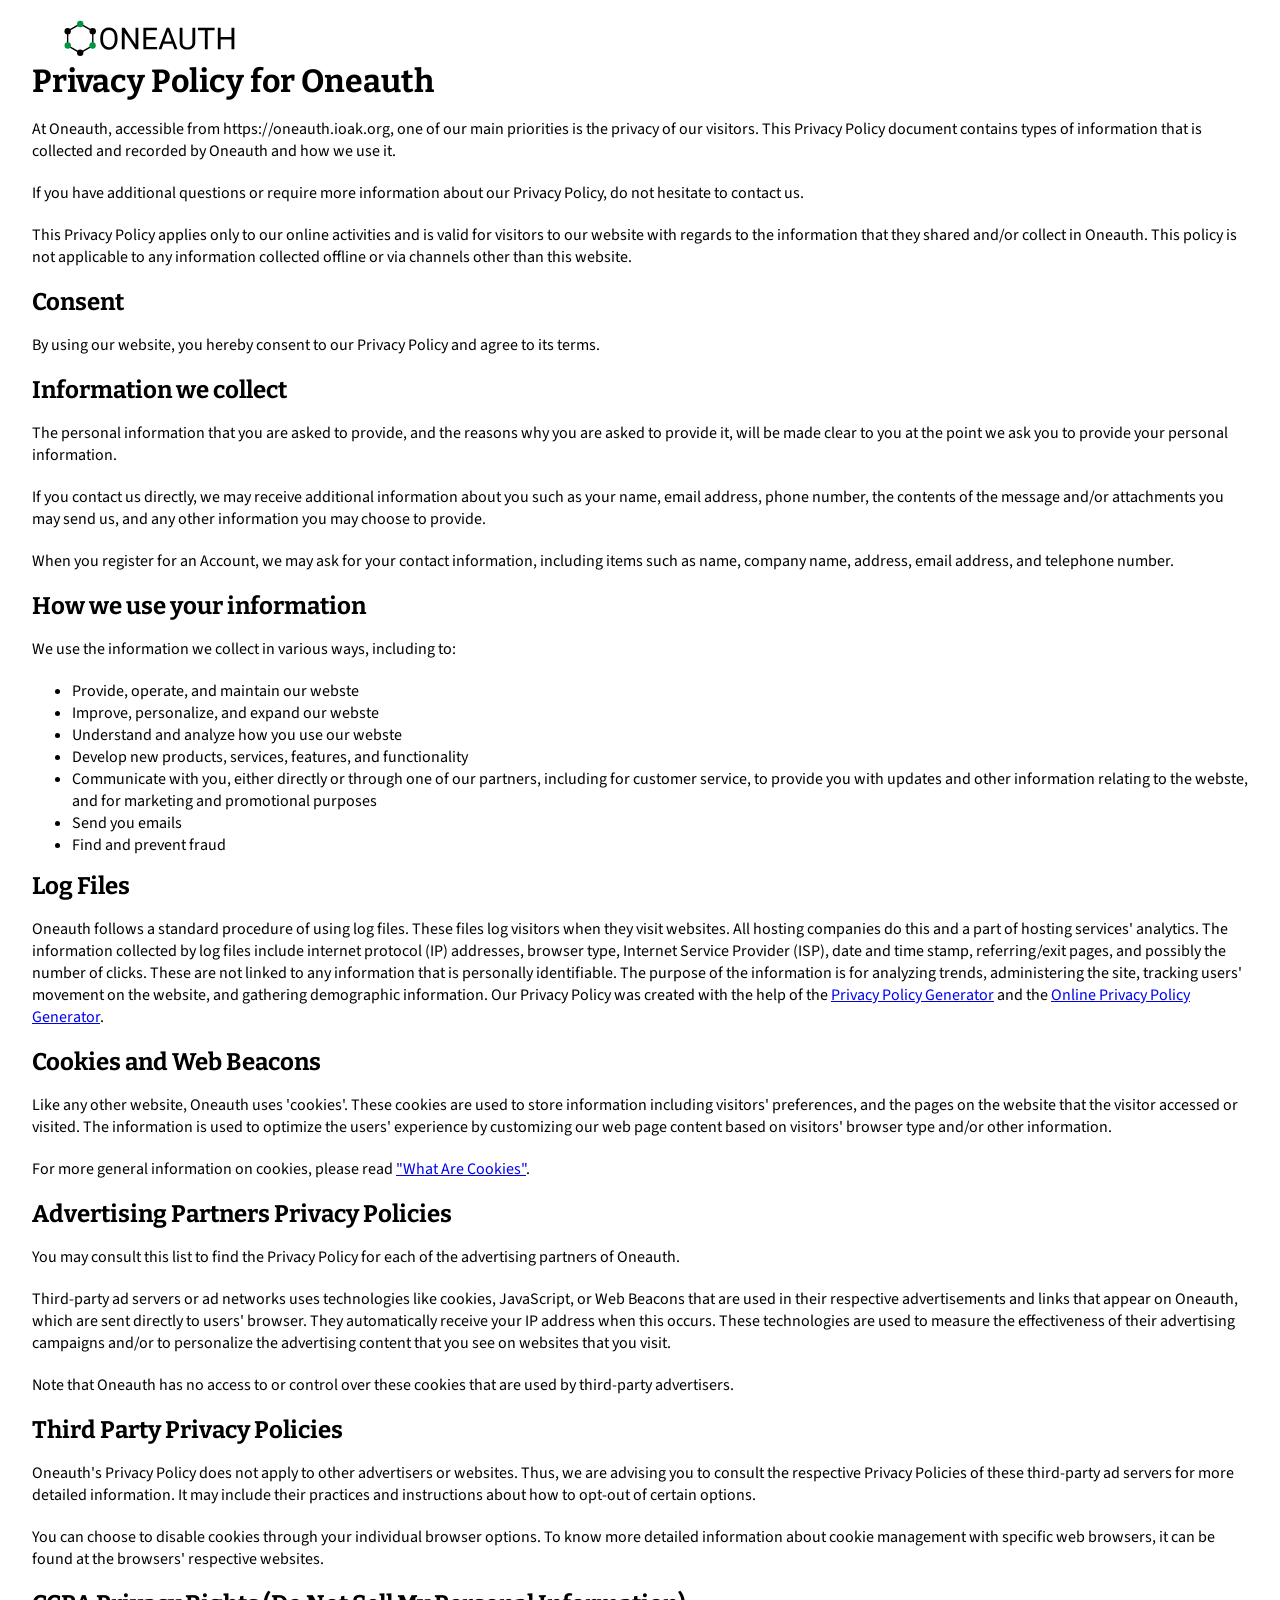
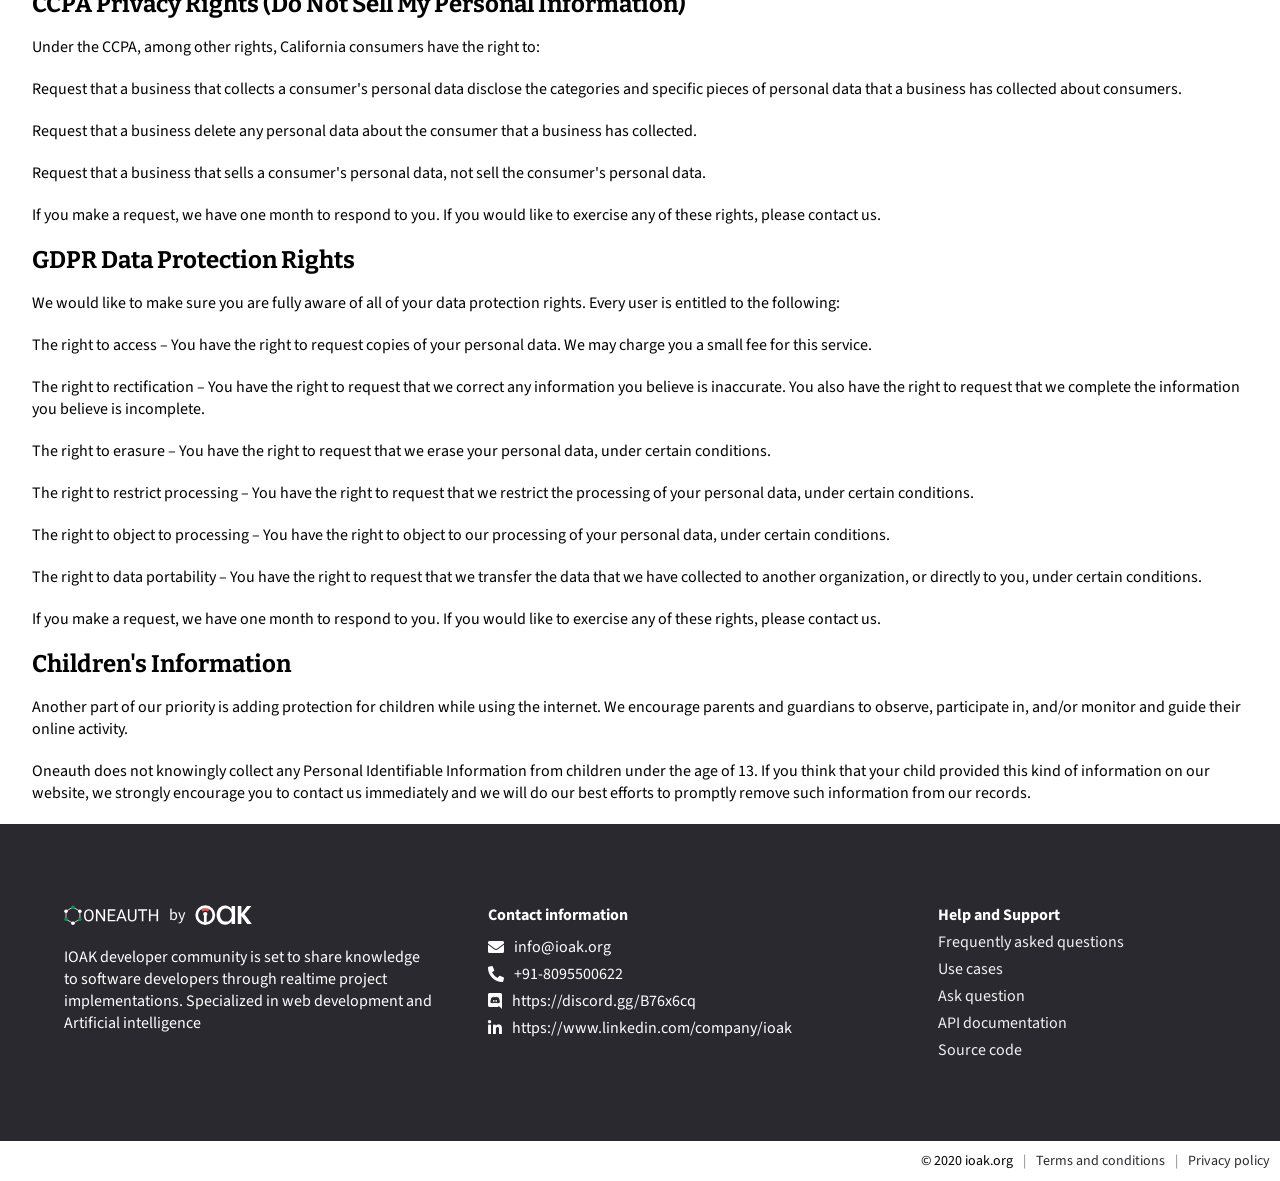
<file: privacy/index.html>
<!DOCTYPE html><html lang="en"><head><meta charSet="utf-8"/><meta http-equiv="x-ua-compatible" content="ie=edge"/><meta name="viewport" content="width=device-width, initial-scale=1, shrink-to-fit=no"/><style data-href="/styles.77ac701e9feeb2d0b597.css">@import url(https://fonts.googleapis.com/css2?family=Bitter&family=Roboto&family=Source+Sans+Pro&display=swap);
/*!
 * Font Awesome Free 5.13.1 by @fontawesome - https://fontawesome.com
 * License - https://fontawesome.com/license/free (Icons: CC BY 4.0, Fonts: SIL OFL 1.1, Code: MIT License)
 */.fa,.fab,.fad,.fal,.far,.fas{-moz-osx-font-smoothing:grayscale;-webkit-font-smoothing:antialiased;display:inline-block;font-style:normal;font-variant:normal;text-rendering:auto;line-height:1}.fa-lg{font-size:1.33333em;line-height:.75em;vertical-align:-.0667em}.fa-xs{font-size:.75em}.fa-sm{font-size:.875em}.fa-1x{font-size:1em}.fa-2x{font-size:2em}.fa-3x{font-size:3em}.fa-4x{font-size:4em}.fa-5x{font-size:5em}.fa-6x{font-size:6em}.fa-7x{font-size:7em}.fa-8x{font-size:8em}.fa-9x{font-size:9em}.fa-10x{font-size:10em}.fa-fw{text-align:center;width:1.25em}.fa-ul{list-style-type:none;margin-left:2.5em;padding-left:0}.fa-ul>li{position:relative}.fa-li{left:-2em;position:absolute;text-align:center;width:2em;line-height:inherit}.fa-border{border:.08em solid #eee;border-radius:.1em;padding:.2em .25em .15em}.fa-pull-left{float:left}.fa-pull-right{float:right}.fa.fa-pull-left,.fab.fa-pull-left,.fal.fa-pull-left,.far.fa-pull-left,.fas.fa-pull-left{margin-right:.3em}.fa.fa-pull-right,.fab.fa-pull-right,.fal.fa-pull-right,.far.fa-pull-right,.fas.fa-pull-right{margin-left:.3em}.fa-spin{animation:fa-spin 2s linear infinite}.fa-pulse{animation:fa-spin 1s steps(8) infinite}@keyframes fa-spin{0%{transform:rotate(0deg)}to{transform:rotate(1turn)}}.fa-rotate-90{-ms-filter:"progid:DXImageTransform.Microsoft.BasicImage(rotation=1)";transform:rotate(90deg)}.fa-rotate-180{-ms-filter:"progid:DXImageTransform.Microsoft.BasicImage(rotation=2)";transform:rotate(180deg)}.fa-rotate-270{-ms-filter:"progid:DXImageTransform.Microsoft.BasicImage(rotation=3)";transform:rotate(270deg)}.fa-flip-horizontal{-ms-filter:"progid:DXImageTransform.Microsoft.BasicImage(rotation=0, mirror=1)";transform:scaleX(-1)}.fa-flip-vertical{transform:scaleY(-1)}.fa-flip-both,.fa-flip-horizontal.fa-flip-vertical,.fa-flip-vertical{-ms-filter:"progid:DXImageTransform.Microsoft.BasicImage(rotation=2, mirror=1)"}.fa-flip-both,.fa-flip-horizontal.fa-flip-vertical{transform:scale(-1)}:root .fa-flip-both,:root .fa-flip-horizontal,:root .fa-flip-vertical,:root .fa-rotate-90,:root .fa-rotate-180,:root .fa-rotate-270{-webkit-filter:none;filter:none}.fa-stack{display:inline-block;height:2em;line-height:2em;position:relative;vertical-align:middle;width:2.5em}.fa-stack-1x,.fa-stack-2x{left:0;position:absolute;text-align:center;width:100%}.fa-stack-1x{line-height:inherit}.fa-stack-2x{font-size:2em}.fa-inverse{color:#fff}.fa-500px:before{content:"\F26E"}.fa-accessible-icon:before{content:"\F368"}.fa-accusoft:before{content:"\F369"}.fa-acquisitions-incorporated:before{content:"\F6AF"}.fa-ad:before{content:"\F641"}.fa-address-book:before{content:"\F2B9"}.fa-address-card:before{content:"\F2BB"}.fa-adjust:before{content:"\F042"}.fa-adn:before{content:"\F170"}.fa-adobe:before{content:"\F778"}.fa-adversal:before{content:"\F36A"}.fa-affiliatetheme:before{content:"\F36B"}.fa-air-freshener:before{content:"\F5D0"}.fa-airbnb:before{content:"\F834"}.fa-algolia:before{content:"\F36C"}.fa-align-center:before{content:"\F037"}.fa-align-justify:before{content:"\F039"}.fa-align-left:before{content:"\F036"}.fa-align-right:before{content:"\F038"}.fa-alipay:before{content:"\F642"}.fa-allergies:before{content:"\F461"}.fa-amazon:before{content:"\F270"}.fa-amazon-pay:before{content:"\F42C"}.fa-ambulance:before{content:"\F0F9"}.fa-american-sign-language-interpreting:before{content:"\F2A3"}.fa-amilia:before{content:"\F36D"}.fa-anchor:before{content:"\F13D"}.fa-android:before{content:"\F17B"}.fa-angellist:before{content:"\F209"}.fa-angle-double-down:before{content:"\F103"}.fa-angle-double-left:before{content:"\F100"}.fa-angle-double-right:before{content:"\F101"}.fa-angle-double-up:before{content:"\F102"}.fa-angle-down:before{content:"\F107"}.fa-angle-left:before{content:"\F104"}.fa-angle-right:before{content:"\F105"}.fa-angle-up:before{content:"\F106"}.fa-angry:before{content:"\F556"}.fa-angrycreative:before{content:"\F36E"}.fa-angular:before{content:"\F420"}.fa-ankh:before{content:"\F644"}.fa-app-store:before{content:"\F36F"}.fa-app-store-ios:before{content:"\F370"}.fa-apper:before{content:"\F371"}.fa-apple:before{content:"\F179"}.fa-apple-alt:before{content:"\F5D1"}.fa-apple-pay:before{content:"\F415"}.fa-archive:before{content:"\F187"}.fa-archway:before{content:"\F557"}.fa-arrow-alt-circle-down:before{content:"\F358"}.fa-arrow-alt-circle-left:before{content:"\F359"}.fa-arrow-alt-circle-right:before{content:"\F35A"}.fa-arrow-alt-circle-up:before{content:"\F35B"}.fa-arrow-circle-down:before{content:"\F0AB"}.fa-arrow-circle-left:before{content:"\F0A8"}.fa-arrow-circle-right:before{content:"\F0A9"}.fa-arrow-circle-up:before{content:"\F0AA"}.fa-arrow-down:before{content:"\F063"}.fa-arrow-left:before{content:"\F060"}.fa-arrow-right:before{content:"\F061"}.fa-arrow-up:before{content:"\F062"}.fa-arrows-alt:before{content:"\F0B2"}.fa-arrows-alt-h:before{content:"\F337"}.fa-arrows-alt-v:before{content:"\F338"}.fa-artstation:before{content:"\F77A"}.fa-assistive-listening-systems:before{content:"\F2A2"}.fa-asterisk:before{content:"\F069"}.fa-asymmetrik:before{content:"\F372"}.fa-at:before{content:"\F1FA"}.fa-atlas:before{content:"\F558"}.fa-atlassian:before{content:"\F77B"}.fa-atom:before{content:"\F5D2"}.fa-audible:before{content:"\F373"}.fa-audio-description:before{content:"\F29E"}.fa-autoprefixer:before{content:"\F41C"}.fa-avianex:before{content:"\F374"}.fa-aviato:before{content:"\F421"}.fa-award:before{content:"\F559"}.fa-aws:before{content:"\F375"}.fa-baby:before{content:"\F77C"}.fa-baby-carriage:before{content:"\F77D"}.fa-backspace:before{content:"\F55A"}.fa-backward:before{content:"\F04A"}.fa-bacon:before{content:"\F7E5"}.fa-bacteria:before{content:"\F959"}.fa-bacterium:before{content:"\F95A"}.fa-bahai:before{content:"\F666"}.fa-balance-scale:before{content:"\F24E"}.fa-balance-scale-left:before{content:"\F515"}.fa-balance-scale-right:before{content:"\F516"}.fa-ban:before{content:"\F05E"}.fa-band-aid:before{content:"\F462"}.fa-bandcamp:before{content:"\F2D5"}.fa-barcode:before{content:"\F02A"}.fa-bars:before{content:"\F0C9"}.fa-baseball-ball:before{content:"\F433"}.fa-basketball-ball:before{content:"\F434"}.fa-bath:before{content:"\F2CD"}.fa-battery-empty:before{content:"\F244"}.fa-battery-full:before{content:"\F240"}.fa-battery-half:before{content:"\F242"}.fa-battery-quarter:before{content:"\F243"}.fa-battery-three-quarters:before{content:"\F241"}.fa-battle-net:before{content:"\F835"}.fa-bed:before{content:"\F236"}.fa-beer:before{content:"\F0FC"}.fa-behance:before{content:"\F1B4"}.fa-behance-square:before{content:"\F1B5"}.fa-bell:before{content:"\F0F3"}.fa-bell-slash:before{content:"\F1F6"}.fa-bezier-curve:before{content:"\F55B"}.fa-bible:before{content:"\F647"}.fa-bicycle:before{content:"\F206"}.fa-biking:before{content:"\F84A"}.fa-bimobject:before{content:"\F378"}.fa-binoculars:before{content:"\F1E5"}.fa-biohazard:before{content:"\F780"}.fa-birthday-cake:before{content:"\F1FD"}.fa-bitbucket:before{content:"\F171"}.fa-bitcoin:before{content:"\F379"}.fa-bity:before{content:"\F37A"}.fa-black-tie:before{content:"\F27E"}.fa-blackberry:before{content:"\F37B"}.fa-blender:before{content:"\F517"}.fa-blender-phone:before{content:"\F6B6"}.fa-blind:before{content:"\F29D"}.fa-blog:before{content:"\F781"}.fa-blogger:before{content:"\F37C"}.fa-blogger-b:before{content:"\F37D"}.fa-bluetooth:before{content:"\F293"}.fa-bluetooth-b:before{content:"\F294"}.fa-bold:before{content:"\F032"}.fa-bolt:before{content:"\F0E7"}.fa-bomb:before{content:"\F1E2"}.fa-bone:before{content:"\F5D7"}.fa-bong:before{content:"\F55C"}.fa-book:before{content:"\F02D"}.fa-book-dead:before{content:"\F6B7"}.fa-book-medical:before{content:"\F7E6"}.fa-book-open:before{content:"\F518"}.fa-book-reader:before{content:"\F5DA"}.fa-bookmark:before{content:"\F02E"}.fa-bootstrap:before{content:"\F836"}.fa-border-all:before{content:"\F84C"}.fa-border-none:before{content:"\F850"}.fa-border-style:before{content:"\F853"}.fa-bowling-ball:before{content:"\F436"}.fa-box:before{content:"\F466"}.fa-box-open:before{content:"\F49E"}.fa-box-tissue:before{content:"\F95B"}.fa-boxes:before{content:"\F468"}.fa-braille:before{content:"\F2A1"}.fa-brain:before{content:"\F5DC"}.fa-bread-slice:before{content:"\F7EC"}.fa-briefcase:before{content:"\F0B1"}.fa-briefcase-medical:before{content:"\F469"}.fa-broadcast-tower:before{content:"\F519"}.fa-broom:before{content:"\F51A"}.fa-brush:before{content:"\F55D"}.fa-btc:before{content:"\F15A"}.fa-buffer:before{content:"\F837"}.fa-bug:before{content:"\F188"}.fa-building:before{content:"\F1AD"}.fa-bullhorn:before{content:"\F0A1"}.fa-bullseye:before{content:"\F140"}.fa-burn:before{content:"\F46A"}.fa-buromobelexperte:before{content:"\F37F"}.fa-bus:before{content:"\F207"}.fa-bus-alt:before{content:"\F55E"}.fa-business-time:before{content:"\F64A"}.fa-buy-n-large:before{content:"\F8A6"}.fa-buysellads:before{content:"\F20D"}.fa-calculator:before{content:"\F1EC"}.fa-calendar:before{content:"\F133"}.fa-calendar-alt:before{content:"\F073"}.fa-calendar-check:before{content:"\F274"}.fa-calendar-day:before{content:"\F783"}.fa-calendar-minus:before{content:"\F272"}.fa-calendar-plus:before{content:"\F271"}.fa-calendar-times:before{content:"\F273"}.fa-calendar-week:before{content:"\F784"}.fa-camera:before{content:"\F030"}.fa-camera-retro:before{content:"\F083"}.fa-campground:before{content:"\F6BB"}.fa-canadian-maple-leaf:before{content:"\F785"}.fa-candy-cane:before{content:"\F786"}.fa-cannabis:before{content:"\F55F"}.fa-capsules:before{content:"\F46B"}.fa-car:before{content:"\F1B9"}.fa-car-alt:before{content:"\F5DE"}.fa-car-battery:before{content:"\F5DF"}.fa-car-crash:before{content:"\F5E1"}.fa-car-side:before{content:"\F5E4"}.fa-caravan:before{content:"\F8FF"}.fa-caret-down:before{content:"\F0D7"}.fa-caret-left:before{content:"\F0D9"}.fa-caret-right:before{content:"\F0DA"}.fa-caret-square-down:before{content:"\F150"}.fa-caret-square-left:before{content:"\F191"}.fa-caret-square-right:before{content:"\F152"}.fa-caret-square-up:before{content:"\F151"}.fa-caret-up:before{content:"\F0D8"}.fa-carrot:before{content:"\F787"}.fa-cart-arrow-down:before{content:"\F218"}.fa-cart-plus:before{content:"\F217"}.fa-cash-register:before{content:"\F788"}.fa-cat:before{content:"\F6BE"}.fa-cc-amazon-pay:before{content:"\F42D"}.fa-cc-amex:before{content:"\F1F3"}.fa-cc-apple-pay:before{content:"\F416"}.fa-cc-diners-club:before{content:"\F24C"}.fa-cc-discover:before{content:"\F1F2"}.fa-cc-jcb:before{content:"\F24B"}.fa-cc-mastercard:before{content:"\F1F1"}.fa-cc-paypal:before{content:"\F1F4"}.fa-cc-stripe:before{content:"\F1F5"}.fa-cc-visa:before{content:"\F1F0"}.fa-centercode:before{content:"\F380"}.fa-centos:before{content:"\F789"}.fa-certificate:before{content:"\F0A3"}.fa-chair:before{content:"\F6C0"}.fa-chalkboard:before{content:"\F51B"}.fa-chalkboard-teacher:before{content:"\F51C"}.fa-charging-station:before{content:"\F5E7"}.fa-chart-area:before{content:"\F1FE"}.fa-chart-bar:before{content:"\F080"}.fa-chart-line:before{content:"\F201"}.fa-chart-pie:before{content:"\F200"}.fa-check:before{content:"\F00C"}.fa-check-circle:before{content:"\F058"}.fa-check-double:before{content:"\F560"}.fa-check-square:before{content:"\F14A"}.fa-cheese:before{content:"\F7EF"}.fa-chess:before{content:"\F439"}.fa-chess-bishop:before{content:"\F43A"}.fa-chess-board:before{content:"\F43C"}.fa-chess-king:before{content:"\F43F"}.fa-chess-knight:before{content:"\F441"}.fa-chess-pawn:before{content:"\F443"}.fa-chess-queen:before{content:"\F445"}.fa-chess-rook:before{content:"\F447"}.fa-chevron-circle-down:before{content:"\F13A"}.fa-chevron-circle-left:before{content:"\F137"}.fa-chevron-circle-right:before{content:"\F138"}.fa-chevron-circle-up:before{content:"\F139"}.fa-chevron-down:before{content:"\F078"}.fa-chevron-left:before{content:"\F053"}.fa-chevron-right:before{content:"\F054"}.fa-chevron-up:before{content:"\F077"}.fa-child:before{content:"\F1AE"}.fa-chrome:before{content:"\F268"}.fa-chromecast:before{content:"\F838"}.fa-church:before{content:"\F51D"}.fa-circle:before{content:"\F111"}.fa-circle-notch:before{content:"\F1CE"}.fa-city:before{content:"\F64F"}.fa-clinic-medical:before{content:"\F7F2"}.fa-clipboard:before{content:"\F328"}.fa-clipboard-check:before{content:"\F46C"}.fa-clipboard-list:before{content:"\F46D"}.fa-clock:before{content:"\F017"}.fa-clone:before{content:"\F24D"}.fa-closed-captioning:before{content:"\F20A"}.fa-cloud:before{content:"\F0C2"}.fa-cloud-download-alt:before{content:"\F381"}.fa-cloud-meatball:before{content:"\F73B"}.fa-cloud-moon:before{content:"\F6C3"}.fa-cloud-moon-rain:before{content:"\F73C"}.fa-cloud-rain:before{content:"\F73D"}.fa-cloud-showers-heavy:before{content:"\F740"}.fa-cloud-sun:before{content:"\F6C4"}.fa-cloud-sun-rain:before{content:"\F743"}.fa-cloud-upload-alt:before{content:"\F382"}.fa-cloudscale:before{content:"\F383"}.fa-cloudsmith:before{content:"\F384"}.fa-cloudversify:before{content:"\F385"}.fa-cocktail:before{content:"\F561"}.fa-code:before{content:"\F121"}.fa-code-branch:before{content:"\F126"}.fa-codepen:before{content:"\F1CB"}.fa-codiepie:before{content:"\F284"}.fa-coffee:before{content:"\F0F4"}.fa-cog:before{content:"\F013"}.fa-cogs:before{content:"\F085"}.fa-coins:before{content:"\F51E"}.fa-columns:before{content:"\F0DB"}.fa-comment:before{content:"\F075"}.fa-comment-alt:before{content:"\F27A"}.fa-comment-dollar:before{content:"\F651"}.fa-comment-dots:before{content:"\F4AD"}.fa-comment-medical:before{content:"\F7F5"}.fa-comment-slash:before{content:"\F4B3"}.fa-comments:before{content:"\F086"}.fa-comments-dollar:before{content:"\F653"}.fa-compact-disc:before{content:"\F51F"}.fa-compass:before{content:"\F14E"}.fa-compress:before{content:"\F066"}.fa-compress-alt:before{content:"\F422"}.fa-compress-arrows-alt:before{content:"\F78C"}.fa-concierge-bell:before{content:"\F562"}.fa-confluence:before{content:"\F78D"}.fa-connectdevelop:before{content:"\F20E"}.fa-contao:before{content:"\F26D"}.fa-cookie:before{content:"\F563"}.fa-cookie-bite:before{content:"\F564"}.fa-copy:before{content:"\F0C5"}.fa-copyright:before{content:"\F1F9"}.fa-cotton-bureau:before{content:"\F89E"}.fa-couch:before{content:"\F4B8"}.fa-cpanel:before{content:"\F388"}.fa-creative-commons:before{content:"\F25E"}.fa-creative-commons-by:before{content:"\F4E7"}.fa-creative-commons-nc:before{content:"\F4E8"}.fa-creative-commons-nc-eu:before{content:"\F4E9"}.fa-creative-commons-nc-jp:before{content:"\F4EA"}.fa-creative-commons-nd:before{content:"\F4EB"}.fa-creative-commons-pd:before{content:"\F4EC"}.fa-creative-commons-pd-alt:before{content:"\F4ED"}.fa-creative-commons-remix:before{content:"\F4EE"}.fa-creative-commons-sa:before{content:"\F4EF"}.fa-creative-commons-sampling:before{content:"\F4F0"}.fa-creative-commons-sampling-plus:before{content:"\F4F1"}.fa-creative-commons-share:before{content:"\F4F2"}.fa-creative-commons-zero:before{content:"\F4F3"}.fa-credit-card:before{content:"\F09D"}.fa-critical-role:before{content:"\F6C9"}.fa-crop:before{content:"\F125"}.fa-crop-alt:before{content:"\F565"}.fa-cross:before{content:"\F654"}.fa-crosshairs:before{content:"\F05B"}.fa-crow:before{content:"\F520"}.fa-crown:before{content:"\F521"}.fa-crutch:before{content:"\F7F7"}.fa-css3:before{content:"\F13C"}.fa-css3-alt:before{content:"\F38B"}.fa-cube:before{content:"\F1B2"}.fa-cubes:before{content:"\F1B3"}.fa-cut:before{content:"\F0C4"}.fa-cuttlefish:before{content:"\F38C"}.fa-d-and-d:before{content:"\F38D"}.fa-d-and-d-beyond:before{content:"\F6CA"}.fa-dailymotion:before{content:"\F952"}.fa-dashcube:before{content:"\F210"}.fa-database:before{content:"\F1C0"}.fa-deaf:before{content:"\F2A4"}.fa-deezer:before{content:"\F977"}.fa-delicious:before{content:"\F1A5"}.fa-democrat:before{content:"\F747"}.fa-deploydog:before{content:"\F38E"}.fa-deskpro:before{content:"\F38F"}.fa-desktop:before{content:"\F108"}.fa-dev:before{content:"\F6CC"}.fa-deviantart:before{content:"\F1BD"}.fa-dharmachakra:before{content:"\F655"}.fa-dhl:before{content:"\F790"}.fa-diagnoses:before{content:"\F470"}.fa-diaspora:before{content:"\F791"}.fa-dice:before{content:"\F522"}.fa-dice-d20:before{content:"\F6CF"}.fa-dice-d6:before{content:"\F6D1"}.fa-dice-five:before{content:"\F523"}.fa-dice-four:before{content:"\F524"}.fa-dice-one:before{content:"\F525"}.fa-dice-six:before{content:"\F526"}.fa-dice-three:before{content:"\F527"}.fa-dice-two:before{content:"\F528"}.fa-digg:before{content:"\F1A6"}.fa-digital-ocean:before{content:"\F391"}.fa-digital-tachograph:before{content:"\F566"}.fa-directions:before{content:"\F5EB"}.fa-discord:before{content:"\F392"}.fa-discourse:before{content:"\F393"}.fa-disease:before{content:"\F7FA"}.fa-divide:before{content:"\F529"}.fa-dizzy:before{content:"\F567"}.fa-dna:before{content:"\F471"}.fa-dochub:before{content:"\F394"}.fa-docker:before{content:"\F395"}.fa-dog:before{content:"\F6D3"}.fa-dollar-sign:before{content:"\F155"}.fa-dolly:before{content:"\F472"}.fa-dolly-flatbed:before{content:"\F474"}.fa-donate:before{content:"\F4B9"}.fa-door-closed:before{content:"\F52A"}.fa-door-open:before{content:"\F52B"}.fa-dot-circle:before{content:"\F192"}.fa-dove:before{content:"\F4BA"}.fa-download:before{content:"\F019"}.fa-draft2digital:before{content:"\F396"}.fa-drafting-compass:before{content:"\F568"}.fa-dragon:before{content:"\F6D5"}.fa-draw-polygon:before{content:"\F5EE"}.fa-dribbble:before{content:"\F17D"}.fa-dribbble-square:before{content:"\F397"}.fa-dropbox:before{content:"\F16B"}.fa-drum:before{content:"\F569"}.fa-drum-steelpan:before{content:"\F56A"}.fa-drumstick-bite:before{content:"\F6D7"}.fa-drupal:before{content:"\F1A9"}.fa-dumbbell:before{content:"\F44B"}.fa-dumpster:before{content:"\F793"}.fa-dumpster-fire:before{content:"\F794"}.fa-dungeon:before{content:"\F6D9"}.fa-dyalog:before{content:"\F399"}.fa-earlybirds:before{content:"\F39A"}.fa-ebay:before{content:"\F4F4"}.fa-edge:before{content:"\F282"}.fa-edge-legacy:before{content:"\F978"}.fa-edit:before{content:"\F044"}.fa-egg:before{content:"\F7FB"}.fa-eject:before{content:"\F052"}.fa-elementor:before{content:"\F430"}.fa-ellipsis-h:before{content:"\F141"}.fa-ellipsis-v:before{content:"\F142"}.fa-ello:before{content:"\F5F1"}.fa-ember:before{content:"\F423"}.fa-empire:before{content:"\F1D1"}.fa-envelope:before{content:"\F0E0"}.fa-envelope-open:before{content:"\F2B6"}.fa-envelope-open-text:before{content:"\F658"}.fa-envelope-square:before{content:"\F199"}.fa-envira:before{content:"\F299"}.fa-equals:before{content:"\F52C"}.fa-eraser:before{content:"\F12D"}.fa-erlang:before{content:"\F39D"}.fa-ethereum:before{content:"\F42E"}.fa-ethernet:before{content:"\F796"}.fa-etsy:before{content:"\F2D7"}.fa-euro-sign:before{content:"\F153"}.fa-evernote:before{content:"\F839"}.fa-exchange-alt:before{content:"\F362"}.fa-exclamation:before{content:"\F12A"}.fa-exclamation-circle:before{content:"\F06A"}.fa-exclamation-triangle:before{content:"\F071"}.fa-expand:before{content:"\F065"}.fa-expand-alt:before{content:"\F424"}.fa-expand-arrows-alt:before{content:"\F31E"}.fa-expeditedssl:before{content:"\F23E"}.fa-external-link-alt:before{content:"\F35D"}.fa-external-link-square-alt:before{content:"\F360"}.fa-eye:before{content:"\F06E"}.fa-eye-dropper:before{content:"\F1FB"}.fa-eye-slash:before{content:"\F070"}.fa-facebook:before{content:"\F09A"}.fa-facebook-f:before{content:"\F39E"}.fa-facebook-messenger:before{content:"\F39F"}.fa-facebook-square:before{content:"\F082"}.fa-fan:before{content:"\F863"}.fa-fantasy-flight-games:before{content:"\F6DC"}.fa-fast-backward:before{content:"\F049"}.fa-fast-forward:before{content:"\F050"}.fa-faucet:before{content:"\F905"}.fa-fax:before{content:"\F1AC"}.fa-feather:before{content:"\F52D"}.fa-feather-alt:before{content:"\F56B"}.fa-fedex:before{content:"\F797"}.fa-fedora:before{content:"\F798"}.fa-female:before{content:"\F182"}.fa-fighter-jet:before{content:"\F0FB"}.fa-figma:before{content:"\F799"}.fa-file:before{content:"\F15B"}.fa-file-alt:before{content:"\F15C"}.fa-file-archive:before{content:"\F1C6"}.fa-file-audio:before{content:"\F1C7"}.fa-file-code:before{content:"\F1C9"}.fa-file-contract:before{content:"\F56C"}.fa-file-csv:before{content:"\F6DD"}.fa-file-download:before{content:"\F56D"}.fa-file-excel:before{content:"\F1C3"}.fa-file-export:before{content:"\F56E"}.fa-file-image:before{content:"\F1C5"}.fa-file-import:before{content:"\F56F"}.fa-file-invoice:before{content:"\F570"}.fa-file-invoice-dollar:before{content:"\F571"}.fa-file-medical:before{content:"\F477"}.fa-file-medical-alt:before{content:"\F478"}.fa-file-pdf:before{content:"\F1C1"}.fa-file-powerpoint:before{content:"\F1C4"}.fa-file-prescription:before{content:"\F572"}.fa-file-signature:before{content:"\F573"}.fa-file-upload:before{content:"\F574"}.fa-file-video:before{content:"\F1C8"}.fa-file-word:before{content:"\F1C2"}.fa-fill:before{content:"\F575"}.fa-fill-drip:before{content:"\F576"}.fa-film:before{content:"\F008"}.fa-filter:before{content:"\F0B0"}.fa-fingerprint:before{content:"\F577"}.fa-fire:before{content:"\F06D"}.fa-fire-alt:before{content:"\F7E4"}.fa-fire-extinguisher:before{content:"\F134"}.fa-firefox:before{content:"\F269"}.fa-firefox-browser:before{content:"\F907"}.fa-first-aid:before{content:"\F479"}.fa-first-order:before{content:"\F2B0"}.fa-first-order-alt:before{content:"\F50A"}.fa-firstdraft:before{content:"\F3A1"}.fa-fish:before{content:"\F578"}.fa-fist-raised:before{content:"\F6DE"}.fa-flag:before{content:"\F024"}.fa-flag-checkered:before{content:"\F11E"}.fa-flag-usa:before{content:"\F74D"}.fa-flask:before{content:"\F0C3"}.fa-flickr:before{content:"\F16E"}.fa-flipboard:before{content:"\F44D"}.fa-flushed:before{content:"\F579"}.fa-fly:before{content:"\F417"}.fa-folder:before{content:"\F07B"}.fa-folder-minus:before{content:"\F65D"}.fa-folder-open:before{content:"\F07C"}.fa-folder-plus:before{content:"\F65E"}.fa-font:before{content:"\F031"}.fa-font-awesome:before{content:"\F2B4"}.fa-font-awesome-alt:before{content:"\F35C"}.fa-font-awesome-flag:before{content:"\F425"}.fa-font-awesome-logo-full:before{content:"\F4E6"}.fa-fonticons:before{content:"\F280"}.fa-fonticons-fi:before{content:"\F3A2"}.fa-football-ball:before{content:"\F44E"}.fa-fort-awesome:before{content:"\F286"}.fa-fort-awesome-alt:before{content:"\F3A3"}.fa-forumbee:before{content:"\F211"}.fa-forward:before{content:"\F04E"}.fa-foursquare:before{content:"\F180"}.fa-free-code-camp:before{content:"\F2C5"}.fa-freebsd:before{content:"\F3A4"}.fa-frog:before{content:"\F52E"}.fa-frown:before{content:"\F119"}.fa-frown-open:before{content:"\F57A"}.fa-fulcrum:before{content:"\F50B"}.fa-funnel-dollar:before{content:"\F662"}.fa-futbol:before{content:"\F1E3"}.fa-galactic-republic:before{content:"\F50C"}.fa-galactic-senate:before{content:"\F50D"}.fa-gamepad:before{content:"\F11B"}.fa-gas-pump:before{content:"\F52F"}.fa-gavel:before{content:"\F0E3"}.fa-gem:before{content:"\F3A5"}.fa-genderless:before{content:"\F22D"}.fa-get-pocket:before{content:"\F265"}.fa-gg:before{content:"\F260"}.fa-gg-circle:before{content:"\F261"}.fa-ghost:before{content:"\F6E2"}.fa-gift:before{content:"\F06B"}.fa-gifts:before{content:"\F79C"}.fa-git:before{content:"\F1D3"}.fa-git-alt:before{content:"\F841"}.fa-git-square:before{content:"\F1D2"}.fa-github:before{content:"\F09B"}.fa-github-alt:before{content:"\F113"}.fa-github-square:before{content:"\F092"}.fa-gitkraken:before{content:"\F3A6"}.fa-gitlab:before{content:"\F296"}.fa-gitter:before{content:"\F426"}.fa-glass-cheers:before{content:"\F79F"}.fa-glass-martini:before{content:"\F000"}.fa-glass-martini-alt:before{content:"\F57B"}.fa-glass-whiskey:before{content:"\F7A0"}.fa-glasses:before{content:"\F530"}.fa-glide:before{content:"\F2A5"}.fa-glide-g:before{content:"\F2A6"}.fa-globe:before{content:"\F0AC"}.fa-globe-africa:before{content:"\F57C"}.fa-globe-americas:before{content:"\F57D"}.fa-globe-asia:before{content:"\F57E"}.fa-globe-europe:before{content:"\F7A2"}.fa-gofore:before{content:"\F3A7"}.fa-golf-ball:before{content:"\F450"}.fa-goodreads:before{content:"\F3A8"}.fa-goodreads-g:before{content:"\F3A9"}.fa-google:before{content:"\F1A0"}.fa-google-drive:before{content:"\F3AA"}.fa-google-pay:before{content:"\F979"}.fa-google-play:before{content:"\F3AB"}.fa-google-plus:before{content:"\F2B3"}.fa-google-plus-g:before{content:"\F0D5"}.fa-google-plus-square:before{content:"\F0D4"}.fa-google-wallet:before{content:"\F1EE"}.fa-gopuram:before{content:"\F664"}.fa-graduation-cap:before{content:"\F19D"}.fa-gratipay:before{content:"\F184"}.fa-grav:before{content:"\F2D6"}.fa-greater-than:before{content:"\F531"}.fa-greater-than-equal:before{content:"\F532"}.fa-grimace:before{content:"\F57F"}.fa-grin:before{content:"\F580"}.fa-grin-alt:before{content:"\F581"}.fa-grin-beam:before{content:"\F582"}.fa-grin-beam-sweat:before{content:"\F583"}.fa-grin-hearts:before{content:"\F584"}.fa-grin-squint:before{content:"\F585"}.fa-grin-squint-tears:before{content:"\F586"}.fa-grin-stars:before{content:"\F587"}.fa-grin-tears:before{content:"\F588"}.fa-grin-tongue:before{content:"\F589"}.fa-grin-tongue-squint:before{content:"\F58A"}.fa-grin-tongue-wink:before{content:"\F58B"}.fa-grin-wink:before{content:"\F58C"}.fa-grip-horizontal:before{content:"\F58D"}.fa-grip-lines:before{content:"\F7A4"}.fa-grip-lines-vertical:before{content:"\F7A5"}.fa-grip-vertical:before{content:"\F58E"}.fa-gripfire:before{content:"\F3AC"}.fa-grunt:before{content:"\F3AD"}.fa-guitar:before{content:"\F7A6"}.fa-gulp:before{content:"\F3AE"}.fa-h-square:before{content:"\F0FD"}.fa-hacker-news:before{content:"\F1D4"}.fa-hacker-news-square:before{content:"\F3AF"}.fa-hackerrank:before{content:"\F5F7"}.fa-hamburger:before{content:"\F805"}.fa-hammer:before{content:"\F6E3"}.fa-hamsa:before{content:"\F665"}.fa-hand-holding:before{content:"\F4BD"}.fa-hand-holding-heart:before{content:"\F4BE"}.fa-hand-holding-medical:before{content:"\F95C"}.fa-hand-holding-usd:before{content:"\F4C0"}.fa-hand-holding-water:before{content:"\F4C1"}.fa-hand-lizard:before{content:"\F258"}.fa-hand-middle-finger:before{content:"\F806"}.fa-hand-paper:before{content:"\F256"}.fa-hand-peace:before{content:"\F25B"}.fa-hand-point-down:before{content:"\F0A7"}.fa-hand-point-left:before{content:"\F0A5"}.fa-hand-point-right:before{content:"\F0A4"}.fa-hand-point-up:before{content:"\F0A6"}.fa-hand-pointer:before{content:"\F25A"}.fa-hand-rock:before{content:"\F255"}.fa-hand-scissors:before{content:"\F257"}.fa-hand-sparkles:before{content:"\F95D"}.fa-hand-spock:before{content:"\F259"}.fa-hands:before{content:"\F4C2"}.fa-hands-helping:before{content:"\F4C4"}.fa-hands-wash:before{content:"\F95E"}.fa-handshake:before{content:"\F2B5"}.fa-handshake-alt-slash:before{content:"\F95F"}.fa-handshake-slash:before{content:"\F960"}.fa-hanukiah:before{content:"\F6E6"}.fa-hard-hat:before{content:"\F807"}.fa-hashtag:before{content:"\F292"}.fa-hat-cowboy:before{content:"\F8C0"}.fa-hat-cowboy-side:before{content:"\F8C1"}.fa-hat-wizard:before{content:"\F6E8"}.fa-hdd:before{content:"\F0A0"}.fa-head-side-cough:before{content:"\F961"}.fa-head-side-cough-slash:before{content:"\F962"}.fa-head-side-mask:before{content:"\F963"}.fa-head-side-virus:before{content:"\F964"}.fa-heading:before{content:"\F1DC"}.fa-headphones:before{content:"\F025"}.fa-headphones-alt:before{content:"\F58F"}.fa-headset:before{content:"\F590"}.fa-heart:before{content:"\F004"}.fa-heart-broken:before{content:"\F7A9"}.fa-heartbeat:before{content:"\F21E"}.fa-helicopter:before{content:"\F533"}.fa-highlighter:before{content:"\F591"}.fa-hiking:before{content:"\F6EC"}.fa-hippo:before{content:"\F6ED"}.fa-hips:before{content:"\F452"}.fa-hire-a-helper:before{content:"\F3B0"}.fa-history:before{content:"\F1DA"}.fa-hockey-puck:before{content:"\F453"}.fa-holly-berry:before{content:"\F7AA"}.fa-home:before{content:"\F015"}.fa-hooli:before{content:"\F427"}.fa-hornbill:before{content:"\F592"}.fa-horse:before{content:"\F6F0"}.fa-horse-head:before{content:"\F7AB"}.fa-hospital:before{content:"\F0F8"}.fa-hospital-alt:before{content:"\F47D"}.fa-hospital-symbol:before{content:"\F47E"}.fa-hospital-user:before{content:"\F80D"}.fa-hot-tub:before{content:"\F593"}.fa-hotdog:before{content:"\F80F"}.fa-hotel:before{content:"\F594"}.fa-hotjar:before{content:"\F3B1"}.fa-hourglass:before{content:"\F254"}.fa-hourglass-end:before{content:"\F253"}.fa-hourglass-half:before{content:"\F252"}.fa-hourglass-start:before{content:"\F251"}.fa-house-damage:before{content:"\F6F1"}.fa-house-user:before{content:"\F965"}.fa-houzz:before{content:"\F27C"}.fa-hryvnia:before{content:"\F6F2"}.fa-html5:before{content:"\F13B"}.fa-hubspot:before{content:"\F3B2"}.fa-i-cursor:before{content:"\F246"}.fa-ice-cream:before{content:"\F810"}.fa-icicles:before{content:"\F7AD"}.fa-icons:before{content:"\F86D"}.fa-id-badge:before{content:"\F2C1"}.fa-id-card:before{content:"\F2C2"}.fa-id-card-alt:before{content:"\F47F"}.fa-ideal:before{content:"\F913"}.fa-igloo:before{content:"\F7AE"}.fa-image:before{content:"\F03E"}.fa-images:before{content:"\F302"}.fa-imdb:before{content:"\F2D8"}.fa-inbox:before{content:"\F01C"}.fa-indent:before{content:"\F03C"}.fa-industry:before{content:"\F275"}.fa-infinity:before{content:"\F534"}.fa-info:before{content:"\F129"}.fa-info-circle:before{content:"\F05A"}.fa-instagram:before{content:"\F16D"}.fa-instagram-square:before{content:"\F955"}.fa-intercom:before{content:"\F7AF"}.fa-internet-explorer:before{content:"\F26B"}.fa-invision:before{content:"\F7B0"}.fa-ioxhost:before{content:"\F208"}.fa-italic:before{content:"\F033"}.fa-itch-io:before{content:"\F83A"}.fa-itunes:before{content:"\F3B4"}.fa-itunes-note:before{content:"\F3B5"}.fa-java:before{content:"\F4E4"}.fa-jedi:before{content:"\F669"}.fa-jedi-order:before{content:"\F50E"}.fa-jenkins:before{content:"\F3B6"}.fa-jira:before{content:"\F7B1"}.fa-joget:before{content:"\F3B7"}.fa-joint:before{content:"\F595"}.fa-joomla:before{content:"\F1AA"}.fa-journal-whills:before{content:"\F66A"}.fa-js:before{content:"\F3B8"}.fa-js-square:before{content:"\F3B9"}.fa-jsfiddle:before{content:"\F1CC"}.fa-kaaba:before{content:"\F66B"}.fa-kaggle:before{content:"\F5FA"}.fa-key:before{content:"\F084"}.fa-keybase:before{content:"\F4F5"}.fa-keyboard:before{content:"\F11C"}.fa-keycdn:before{content:"\F3BA"}.fa-khanda:before{content:"\F66D"}.fa-kickstarter:before{content:"\F3BB"}.fa-kickstarter-k:before{content:"\F3BC"}.fa-kiss:before{content:"\F596"}.fa-kiss-beam:before{content:"\F597"}.fa-kiss-wink-heart:before{content:"\F598"}.fa-kiwi-bird:before{content:"\F535"}.fa-korvue:before{content:"\F42F"}.fa-landmark:before{content:"\F66F"}.fa-language:before{content:"\F1AB"}.fa-laptop:before{content:"\F109"}.fa-laptop-code:before{content:"\F5FC"}.fa-laptop-house:before{content:"\F966"}.fa-laptop-medical:before{content:"\F812"}.fa-laravel:before{content:"\F3BD"}.fa-lastfm:before{content:"\F202"}.fa-lastfm-square:before{content:"\F203"}.fa-laugh:before{content:"\F599"}.fa-laugh-beam:before{content:"\F59A"}.fa-laugh-squint:before{content:"\F59B"}.fa-laugh-wink:before{content:"\F59C"}.fa-layer-group:before{content:"\F5FD"}.fa-leaf:before{content:"\F06C"}.fa-leanpub:before{content:"\F212"}.fa-lemon:before{content:"\F094"}.fa-less:before{content:"\F41D"}.fa-less-than:before{content:"\F536"}.fa-less-than-equal:before{content:"\F537"}.fa-level-down-alt:before{content:"\F3BE"}.fa-level-up-alt:before{content:"\F3BF"}.fa-life-ring:before{content:"\F1CD"}.fa-lightbulb:before{content:"\F0EB"}.fa-line:before{content:"\F3C0"}.fa-link:before{content:"\F0C1"}.fa-linkedin:before{content:"\F08C"}.fa-linkedin-in:before{content:"\F0E1"}.fa-linode:before{content:"\F2B8"}.fa-linux:before{content:"\F17C"}.fa-lira-sign:before{content:"\F195"}.fa-list:before{content:"\F03A"}.fa-list-alt:before{content:"\F022"}.fa-list-ol:before{content:"\F0CB"}.fa-list-ul:before{content:"\F0CA"}.fa-location-arrow:before{content:"\F124"}.fa-lock:before{content:"\F023"}.fa-lock-open:before{content:"\F3C1"}.fa-long-arrow-alt-down:before{content:"\F309"}.fa-long-arrow-alt-left:before{content:"\F30A"}.fa-long-arrow-alt-right:before{content:"\F30B"}.fa-long-arrow-alt-up:before{content:"\F30C"}.fa-low-vision:before{content:"\F2A8"}.fa-luggage-cart:before{content:"\F59D"}.fa-lungs:before{content:"\F604"}.fa-lungs-virus:before{content:"\F967"}.fa-lyft:before{content:"\F3C3"}.fa-magento:before{content:"\F3C4"}.fa-magic:before{content:"\F0D0"}.fa-magnet:before{content:"\F076"}.fa-mail-bulk:before{content:"\F674"}.fa-mailchimp:before{content:"\F59E"}.fa-male:before{content:"\F183"}.fa-mandalorian:before{content:"\F50F"}.fa-map:before{content:"\F279"}.fa-map-marked:before{content:"\F59F"}.fa-map-marked-alt:before{content:"\F5A0"}.fa-map-marker:before{content:"\F041"}.fa-map-marker-alt:before{content:"\F3C5"}.fa-map-pin:before{content:"\F276"}.fa-map-signs:before{content:"\F277"}.fa-markdown:before{content:"\F60F"}.fa-marker:before{content:"\F5A1"}.fa-mars:before{content:"\F222"}.fa-mars-double:before{content:"\F227"}.fa-mars-stroke:before{content:"\F229"}.fa-mars-stroke-h:before{content:"\F22B"}.fa-mars-stroke-v:before{content:"\F22A"}.fa-mask:before{content:"\F6FA"}.fa-mastodon:before{content:"\F4F6"}.fa-maxcdn:before{content:"\F136"}.fa-mdb:before{content:"\F8CA"}.fa-medal:before{content:"\F5A2"}.fa-medapps:before{content:"\F3C6"}.fa-medium:before{content:"\F23A"}.fa-medium-m:before{content:"\F3C7"}.fa-medkit:before{content:"\F0FA"}.fa-medrt:before{content:"\F3C8"}.fa-meetup:before{content:"\F2E0"}.fa-megaport:before{content:"\F5A3"}.fa-meh:before{content:"\F11A"}.fa-meh-blank:before{content:"\F5A4"}.fa-meh-rolling-eyes:before{content:"\F5A5"}.fa-memory:before{content:"\F538"}.fa-mendeley:before{content:"\F7B3"}.fa-menorah:before{content:"\F676"}.fa-mercury:before{content:"\F223"}.fa-meteor:before{content:"\F753"}.fa-microblog:before{content:"\F91A"}.fa-microchip:before{content:"\F2DB"}.fa-microphone:before{content:"\F130"}.fa-microphone-alt:before{content:"\F3C9"}.fa-microphone-alt-slash:before{content:"\F539"}.fa-microphone-slash:before{content:"\F131"}.fa-microscope:before{content:"\F610"}.fa-microsoft:before{content:"\F3CA"}.fa-minus:before{content:"\F068"}.fa-minus-circle:before{content:"\F056"}.fa-minus-square:before{content:"\F146"}.fa-mitten:before{content:"\F7B5"}.fa-mix:before{content:"\F3CB"}.fa-mixcloud:before{content:"\F289"}.fa-mixer:before{content:"\F956"}.fa-mizuni:before{content:"\F3CC"}.fa-mobile:before{content:"\F10B"}.fa-mobile-alt:before{content:"\F3CD"}.fa-modx:before{content:"\F285"}.fa-monero:before{content:"\F3D0"}.fa-money-bill:before{content:"\F0D6"}.fa-money-bill-alt:before{content:"\F3D1"}.fa-money-bill-wave:before{content:"\F53A"}.fa-money-bill-wave-alt:before{content:"\F53B"}.fa-money-check:before{content:"\F53C"}.fa-money-check-alt:before{content:"\F53D"}.fa-monument:before{content:"\F5A6"}.fa-moon:before{content:"\F186"}.fa-mortar-pestle:before{content:"\F5A7"}.fa-mosque:before{content:"\F678"}.fa-motorcycle:before{content:"\F21C"}.fa-mountain:before{content:"\F6FC"}.fa-mouse:before{content:"\F8CC"}.fa-mouse-pointer:before{content:"\F245"}.fa-mug-hot:before{content:"\F7B6"}.fa-music:before{content:"\F001"}.fa-napster:before{content:"\F3D2"}.fa-neos:before{content:"\F612"}.fa-network-wired:before{content:"\F6FF"}.fa-neuter:before{content:"\F22C"}.fa-newspaper:before{content:"\F1EA"}.fa-nimblr:before{content:"\F5A8"}.fa-node:before{content:"\F419"}.fa-node-js:before{content:"\F3D3"}.fa-not-equal:before{content:"\F53E"}.fa-notes-medical:before{content:"\F481"}.fa-npm:before{content:"\F3D4"}.fa-ns8:before{content:"\F3D5"}.fa-nutritionix:before{content:"\F3D6"}.fa-object-group:before{content:"\F247"}.fa-object-ungroup:before{content:"\F248"}.fa-odnoklassniki:before{content:"\F263"}.fa-odnoklassniki-square:before{content:"\F264"}.fa-oil-can:before{content:"\F613"}.fa-old-republic:before{content:"\F510"}.fa-om:before{content:"\F679"}.fa-opencart:before{content:"\F23D"}.fa-openid:before{content:"\F19B"}.fa-opera:before{content:"\F26A"}.fa-optin-monster:before{content:"\F23C"}.fa-orcid:before{content:"\F8D2"}.fa-osi:before{content:"\F41A"}.fa-otter:before{content:"\F700"}.fa-outdent:before{content:"\F03B"}.fa-page4:before{content:"\F3D7"}.fa-pagelines:before{content:"\F18C"}.fa-pager:before{content:"\F815"}.fa-paint-brush:before{content:"\F1FC"}.fa-paint-roller:before{content:"\F5AA"}.fa-palette:before{content:"\F53F"}.fa-palfed:before{content:"\F3D8"}.fa-pallet:before{content:"\F482"}.fa-paper-plane:before{content:"\F1D8"}.fa-paperclip:before{content:"\F0C6"}.fa-parachute-box:before{content:"\F4CD"}.fa-paragraph:before{content:"\F1DD"}.fa-parking:before{content:"\F540"}.fa-passport:before{content:"\F5AB"}.fa-pastafarianism:before{content:"\F67B"}.fa-paste:before{content:"\F0EA"}.fa-patreon:before{content:"\F3D9"}.fa-pause:before{content:"\F04C"}.fa-pause-circle:before{content:"\F28B"}.fa-paw:before{content:"\F1B0"}.fa-paypal:before{content:"\F1ED"}.fa-peace:before{content:"\F67C"}.fa-pen:before{content:"\F304"}.fa-pen-alt:before{content:"\F305"}.fa-pen-fancy:before{content:"\F5AC"}.fa-pen-nib:before{content:"\F5AD"}.fa-pen-square:before{content:"\F14B"}.fa-pencil-alt:before{content:"\F303"}.fa-pencil-ruler:before{content:"\F5AE"}.fa-penny-arcade:before{content:"\F704"}.fa-people-arrows:before{content:"\F968"}.fa-people-carry:before{content:"\F4CE"}.fa-pepper-hot:before{content:"\F816"}.fa-percent:before{content:"\F295"}.fa-percentage:before{content:"\F541"}.fa-periscope:before{content:"\F3DA"}.fa-person-booth:before{content:"\F756"}.fa-phabricator:before{content:"\F3DB"}.fa-phoenix-framework:before{content:"\F3DC"}.fa-phoenix-squadron:before{content:"\F511"}.fa-phone:before{content:"\F095"}.fa-phone-alt:before{content:"\F879"}.fa-phone-slash:before{content:"\F3DD"}.fa-phone-square:before{content:"\F098"}.fa-phone-square-alt:before{content:"\F87B"}.fa-phone-volume:before{content:"\F2A0"}.fa-photo-video:before{content:"\F87C"}.fa-php:before{content:"\F457"}.fa-pied-piper:before{content:"\F2AE"}.fa-pied-piper-alt:before{content:"\F1A8"}.fa-pied-piper-hat:before{content:"\F4E5"}.fa-pied-piper-pp:before{content:"\F1A7"}.fa-pied-piper-square:before{content:"\F91E"}.fa-piggy-bank:before{content:"\F4D3"}.fa-pills:before{content:"\F484"}.fa-pinterest:before{content:"\F0D2"}.fa-pinterest-p:before{content:"\F231"}.fa-pinterest-square:before{content:"\F0D3"}.fa-pizza-slice:before{content:"\F818"}.fa-place-of-worship:before{content:"\F67F"}.fa-plane:before{content:"\F072"}.fa-plane-arrival:before{content:"\F5AF"}.fa-plane-departure:before{content:"\F5B0"}.fa-plane-slash:before{content:"\F969"}.fa-play:before{content:"\F04B"}.fa-play-circle:before{content:"\F144"}.fa-playstation:before{content:"\F3DF"}.fa-plug:before{content:"\F1E6"}.fa-plus:before{content:"\F067"}.fa-plus-circle:before{content:"\F055"}.fa-plus-square:before{content:"\F0FE"}.fa-podcast:before{content:"\F2CE"}.fa-poll:before{content:"\F681"}.fa-poll-h:before{content:"\F682"}.fa-poo:before{content:"\F2FE"}.fa-poo-storm:before{content:"\F75A"}.fa-poop:before{content:"\F619"}.fa-portrait:before{content:"\F3E0"}.fa-pound-sign:before{content:"\F154"}.fa-power-off:before{content:"\F011"}.fa-pray:before{content:"\F683"}.fa-praying-hands:before{content:"\F684"}.fa-prescription:before{content:"\F5B1"}.fa-prescription-bottle:before{content:"\F485"}.fa-prescription-bottle-alt:before{content:"\F486"}.fa-print:before{content:"\F02F"}.fa-procedures:before{content:"\F487"}.fa-product-hunt:before{content:"\F288"}.fa-project-diagram:before{content:"\F542"}.fa-pump-medical:before{content:"\F96A"}.fa-pump-soap:before{content:"\F96B"}.fa-pushed:before{content:"\F3E1"}.fa-puzzle-piece:before{content:"\F12E"}.fa-python:before{content:"\F3E2"}.fa-qq:before{content:"\F1D6"}.fa-qrcode:before{content:"\F029"}.fa-question:before{content:"\F128"}.fa-question-circle:before{content:"\F059"}.fa-quidditch:before{content:"\F458"}.fa-quinscape:before{content:"\F459"}.fa-quora:before{content:"\F2C4"}.fa-quote-left:before{content:"\F10D"}.fa-quote-right:before{content:"\F10E"}.fa-quran:before{content:"\F687"}.fa-r-project:before{content:"\F4F7"}.fa-radiation:before{content:"\F7B9"}.fa-radiation-alt:before{content:"\F7BA"}.fa-rainbow:before{content:"\F75B"}.fa-random:before{content:"\F074"}.fa-raspberry-pi:before{content:"\F7BB"}.fa-ravelry:before{content:"\F2D9"}.fa-react:before{content:"\F41B"}.fa-reacteurope:before{content:"\F75D"}.fa-readme:before{content:"\F4D5"}.fa-rebel:before{content:"\F1D0"}.fa-receipt:before{content:"\F543"}.fa-record-vinyl:before{content:"\F8D9"}.fa-recycle:before{content:"\F1B8"}.fa-red-river:before{content:"\F3E3"}.fa-reddit:before{content:"\F1A1"}.fa-reddit-alien:before{content:"\F281"}.fa-reddit-square:before{content:"\F1A2"}.fa-redhat:before{content:"\F7BC"}.fa-redo:before{content:"\F01E"}.fa-redo-alt:before{content:"\F2F9"}.fa-registered:before{content:"\F25D"}.fa-remove-format:before{content:"\F87D"}.fa-renren:before{content:"\F18B"}.fa-reply:before{content:"\F3E5"}.fa-reply-all:before{content:"\F122"}.fa-replyd:before{content:"\F3E6"}.fa-republican:before{content:"\F75E"}.fa-researchgate:before{content:"\F4F8"}.fa-resolving:before{content:"\F3E7"}.fa-restroom:before{content:"\F7BD"}.fa-retweet:before{content:"\F079"}.fa-rev:before{content:"\F5B2"}.fa-ribbon:before{content:"\F4D6"}.fa-ring:before{content:"\F70B"}.fa-road:before{content:"\F018"}.fa-robot:before{content:"\F544"}.fa-rocket:before{content:"\F135"}.fa-rocketchat:before{content:"\F3E8"}.fa-rockrms:before{content:"\F3E9"}.fa-route:before{content:"\F4D7"}.fa-rss:before{content:"\F09E"}.fa-rss-square:before{content:"\F143"}.fa-ruble-sign:before{content:"\F158"}.fa-ruler:before{content:"\F545"}.fa-ruler-combined:before{content:"\F546"}.fa-ruler-horizontal:before{content:"\F547"}.fa-ruler-vertical:before{content:"\F548"}.fa-running:before{content:"\F70C"}.fa-rupee-sign:before{content:"\F156"}.fa-rust:before{content:"\F97A"}.fa-sad-cry:before{content:"\F5B3"}.fa-sad-tear:before{content:"\F5B4"}.fa-safari:before{content:"\F267"}.fa-salesforce:before{content:"\F83B"}.fa-sass:before{content:"\F41E"}.fa-satellite:before{content:"\F7BF"}.fa-satellite-dish:before{content:"\F7C0"}.fa-save:before{content:"\F0C7"}.fa-schlix:before{content:"\F3EA"}.fa-school:before{content:"\F549"}.fa-screwdriver:before{content:"\F54A"}.fa-scribd:before{content:"\F28A"}.fa-scroll:before{content:"\F70E"}.fa-sd-card:before{content:"\F7C2"}.fa-search:before{content:"\F002"}.fa-search-dollar:before{content:"\F688"}.fa-search-location:before{content:"\F689"}.fa-search-minus:before{content:"\F010"}.fa-search-plus:before{content:"\F00E"}.fa-searchengin:before{content:"\F3EB"}.fa-seedling:before{content:"\F4D8"}.fa-sellcast:before{content:"\F2DA"}.fa-sellsy:before{content:"\F213"}.fa-server:before{content:"\F233"}.fa-servicestack:before{content:"\F3EC"}.fa-shapes:before{content:"\F61F"}.fa-share:before{content:"\F064"}.fa-share-alt:before{content:"\F1E0"}.fa-share-alt-square:before{content:"\F1E1"}.fa-share-square:before{content:"\F14D"}.fa-shekel-sign:before{content:"\F20B"}.fa-shield-alt:before{content:"\F3ED"}.fa-shield-virus:before{content:"\F96C"}.fa-ship:before{content:"\F21A"}.fa-shipping-fast:before{content:"\F48B"}.fa-shirtsinbulk:before{content:"\F214"}.fa-shoe-prints:before{content:"\F54B"}.fa-shopify:before{content:"\F957"}.fa-shopping-bag:before{content:"\F290"}.fa-shopping-basket:before{content:"\F291"}.fa-shopping-cart:before{content:"\F07A"}.fa-shopware:before{content:"\F5B5"}.fa-shower:before{content:"\F2CC"}.fa-shuttle-van:before{content:"\F5B6"}.fa-sign:before{content:"\F4D9"}.fa-sign-in-alt:before{content:"\F2F6"}.fa-sign-language:before{content:"\F2A7"}.fa-sign-out-alt:before{content:"\F2F5"}.fa-signal:before{content:"\F012"}.fa-signature:before{content:"\F5B7"}.fa-sim-card:before{content:"\F7C4"}.fa-simplybuilt:before{content:"\F215"}.fa-sink:before{content:"\F96D"}.fa-sistrix:before{content:"\F3EE"}.fa-sitemap:before{content:"\F0E8"}.fa-sith:before{content:"\F512"}.fa-skating:before{content:"\F7C5"}.fa-sketch:before{content:"\F7C6"}.fa-skiing:before{content:"\F7C9"}.fa-skiing-nordic:before{content:"\F7CA"}.fa-skull:before{content:"\F54C"}.fa-skull-crossbones:before{content:"\F714"}.fa-skyatlas:before{content:"\F216"}.fa-skype:before{content:"\F17E"}.fa-slack:before{content:"\F198"}.fa-slack-hash:before{content:"\F3EF"}.fa-slash:before{content:"\F715"}.fa-sleigh:before{content:"\F7CC"}.fa-sliders-h:before{content:"\F1DE"}.fa-slideshare:before{content:"\F1E7"}.fa-smile:before{content:"\F118"}.fa-smile-beam:before{content:"\F5B8"}.fa-smile-wink:before{content:"\F4DA"}.fa-smog:before{content:"\F75F"}.fa-smoking:before{content:"\F48D"}.fa-smoking-ban:before{content:"\F54D"}.fa-sms:before{content:"\F7CD"}.fa-snapchat:before{content:"\F2AB"}.fa-snapchat-ghost:before{content:"\F2AC"}.fa-snapchat-square:before{content:"\F2AD"}.fa-snowboarding:before{content:"\F7CE"}.fa-snowflake:before{content:"\F2DC"}.fa-snowman:before{content:"\F7D0"}.fa-snowplow:before{content:"\F7D2"}.fa-soap:before{content:"\F96E"}.fa-socks:before{content:"\F696"}.fa-solar-panel:before{content:"\F5BA"}.fa-sort:before{content:"\F0DC"}.fa-sort-alpha-down:before{content:"\F15D"}.fa-sort-alpha-down-alt:before{content:"\F881"}.fa-sort-alpha-up:before{content:"\F15E"}.fa-sort-alpha-up-alt:before{content:"\F882"}.fa-sort-amount-down:before{content:"\F160"}.fa-sort-amount-down-alt:before{content:"\F884"}.fa-sort-amount-up:before{content:"\F161"}.fa-sort-amount-up-alt:before{content:"\F885"}.fa-sort-down:before{content:"\F0DD"}.fa-sort-numeric-down:before{content:"\F162"}.fa-sort-numeric-down-alt:before{content:"\F886"}.fa-sort-numeric-up:before{content:"\F163"}.fa-sort-numeric-up-alt:before{content:"\F887"}.fa-sort-up:before{content:"\F0DE"}.fa-soundcloud:before{content:"\F1BE"}.fa-sourcetree:before{content:"\F7D3"}.fa-spa:before{content:"\F5BB"}.fa-space-shuttle:before{content:"\F197"}.fa-speakap:before{content:"\F3F3"}.fa-speaker-deck:before{content:"\F83C"}.fa-spell-check:before{content:"\F891"}.fa-spider:before{content:"\F717"}.fa-spinner:before{content:"\F110"}.fa-splotch:before{content:"\F5BC"}.fa-spotify:before{content:"\F1BC"}.fa-spray-can:before{content:"\F5BD"}.fa-square:before{content:"\F0C8"}.fa-square-full:before{content:"\F45C"}.fa-square-root-alt:before{content:"\F698"}.fa-squarespace:before{content:"\F5BE"}.fa-stack-exchange:before{content:"\F18D"}.fa-stack-overflow:before{content:"\F16C"}.fa-stackpath:before{content:"\F842"}.fa-stamp:before{content:"\F5BF"}.fa-star:before{content:"\F005"}.fa-star-and-crescent:before{content:"\F699"}.fa-star-half:before{content:"\F089"}.fa-star-half-alt:before{content:"\F5C0"}.fa-star-of-david:before{content:"\F69A"}.fa-star-of-life:before{content:"\F621"}.fa-staylinked:before{content:"\F3F5"}.fa-steam:before{content:"\F1B6"}.fa-steam-square:before{content:"\F1B7"}.fa-steam-symbol:before{content:"\F3F6"}.fa-step-backward:before{content:"\F048"}.fa-step-forward:before{content:"\F051"}.fa-stethoscope:before{content:"\F0F1"}.fa-sticker-mule:before{content:"\F3F7"}.fa-sticky-note:before{content:"\F249"}.fa-stop:before{content:"\F04D"}.fa-stop-circle:before{content:"\F28D"}.fa-stopwatch:before{content:"\F2F2"}.fa-stopwatch-20:before{content:"\F96F"}.fa-store:before{content:"\F54E"}.fa-store-alt:before{content:"\F54F"}.fa-store-alt-slash:before{content:"\F970"}.fa-store-slash:before{content:"\F971"}.fa-strava:before{content:"\F428"}.fa-stream:before{content:"\F550"}.fa-street-view:before{content:"\F21D"}.fa-strikethrough:before{content:"\F0CC"}.fa-stripe:before{content:"\F429"}.fa-stripe-s:before{content:"\F42A"}.fa-stroopwafel:before{content:"\F551"}.fa-studiovinari:before{content:"\F3F8"}.fa-stumbleupon:before{content:"\F1A4"}.fa-stumbleupon-circle:before{content:"\F1A3"}.fa-subscript:before{content:"\F12C"}.fa-subway:before{content:"\F239"}.fa-suitcase:before{content:"\F0F2"}.fa-suitcase-rolling:before{content:"\F5C1"}.fa-sun:before{content:"\F185"}.fa-superpowers:before{content:"\F2DD"}.fa-superscript:before{content:"\F12B"}.fa-supple:before{content:"\F3F9"}.fa-surprise:before{content:"\F5C2"}.fa-suse:before{content:"\F7D6"}.fa-swatchbook:before{content:"\F5C3"}.fa-swift:before{content:"\F8E1"}.fa-swimmer:before{content:"\F5C4"}.fa-swimming-pool:before{content:"\F5C5"}.fa-symfony:before{content:"\F83D"}.fa-synagogue:before{content:"\F69B"}.fa-sync:before{content:"\F021"}.fa-sync-alt:before{content:"\F2F1"}.fa-syringe:before{content:"\F48E"}.fa-table:before{content:"\F0CE"}.fa-table-tennis:before{content:"\F45D"}.fa-tablet:before{content:"\F10A"}.fa-tablet-alt:before{content:"\F3FA"}.fa-tablets:before{content:"\F490"}.fa-tachometer-alt:before{content:"\F3FD"}.fa-tag:before{content:"\F02B"}.fa-tags:before{content:"\F02C"}.fa-tape:before{content:"\F4DB"}.fa-tasks:before{content:"\F0AE"}.fa-taxi:before{content:"\F1BA"}.fa-teamspeak:before{content:"\F4F9"}.fa-teeth:before{content:"\F62E"}.fa-teeth-open:before{content:"\F62F"}.fa-telegram:before{content:"\F2C6"}.fa-telegram-plane:before{content:"\F3FE"}.fa-temperature-high:before{content:"\F769"}.fa-temperature-low:before{content:"\F76B"}.fa-tencent-weibo:before{content:"\F1D5"}.fa-tenge:before{content:"\F7D7"}.fa-terminal:before{content:"\F120"}.fa-text-height:before{content:"\F034"}.fa-text-width:before{content:"\F035"}.fa-th:before{content:"\F00A"}.fa-th-large:before{content:"\F009"}.fa-th-list:before{content:"\F00B"}.fa-the-red-yeti:before{content:"\F69D"}.fa-theater-masks:before{content:"\F630"}.fa-themeco:before{content:"\F5C6"}.fa-themeisle:before{content:"\F2B2"}.fa-thermometer:before{content:"\F491"}.fa-thermometer-empty:before{content:"\F2CB"}.fa-thermometer-full:before{content:"\F2C7"}.fa-thermometer-half:before{content:"\F2C9"}.fa-thermometer-quarter:before{content:"\F2CA"}.fa-thermometer-three-quarters:before{content:"\F2C8"}.fa-think-peaks:before{content:"\F731"}.fa-thumbs-down:before{content:"\F165"}.fa-thumbs-up:before{content:"\F164"}.fa-thumbtack:before{content:"\F08D"}.fa-ticket-alt:before{content:"\F3FF"}.fa-tiktok:before{content:"\F97B"}.fa-times:before{content:"\F00D"}.fa-times-circle:before{content:"\F057"}.fa-tint:before{content:"\F043"}.fa-tint-slash:before{content:"\F5C7"}.fa-tired:before{content:"\F5C8"}.fa-toggle-off:before{content:"\F204"}.fa-toggle-on:before{content:"\F205"}.fa-toilet:before{content:"\F7D8"}.fa-toilet-paper:before{content:"\F71E"}.fa-toilet-paper-slash:before{content:"\F972"}.fa-toolbox:before{content:"\F552"}.fa-tools:before{content:"\F7D9"}.fa-tooth:before{content:"\F5C9"}.fa-torah:before{content:"\F6A0"}.fa-torii-gate:before{content:"\F6A1"}.fa-tractor:before{content:"\F722"}.fa-trade-federation:before{content:"\F513"}.fa-trademark:before{content:"\F25C"}.fa-traffic-light:before{content:"\F637"}.fa-trailer:before{content:"\F941"}.fa-train:before{content:"\F238"}.fa-tram:before{content:"\F7DA"}.fa-transgender:before{content:"\F224"}.fa-transgender-alt:before{content:"\F225"}.fa-trash:before{content:"\F1F8"}.fa-trash-alt:before{content:"\F2ED"}.fa-trash-restore:before{content:"\F829"}.fa-trash-restore-alt:before{content:"\F82A"}.fa-tree:before{content:"\F1BB"}.fa-trello:before{content:"\F181"}.fa-tripadvisor:before{content:"\F262"}.fa-trophy:before{content:"\F091"}.fa-truck:before{content:"\F0D1"}.fa-truck-loading:before{content:"\F4DE"}.fa-truck-monster:before{content:"\F63B"}.fa-truck-moving:before{content:"\F4DF"}.fa-truck-pickup:before{content:"\F63C"}.fa-tshirt:before{content:"\F553"}.fa-tty:before{content:"\F1E4"}.fa-tumblr:before{content:"\F173"}.fa-tumblr-square:before{content:"\F174"}.fa-tv:before{content:"\F26C"}.fa-twitch:before{content:"\F1E8"}.fa-twitter:before{content:"\F099"}.fa-twitter-square:before{content:"\F081"}.fa-typo3:before{content:"\F42B"}.fa-uber:before{content:"\F402"}.fa-ubuntu:before{content:"\F7DF"}.fa-uikit:before{content:"\F403"}.fa-umbraco:before{content:"\F8E8"}.fa-umbrella:before{content:"\F0E9"}.fa-umbrella-beach:before{content:"\F5CA"}.fa-underline:before{content:"\F0CD"}.fa-undo:before{content:"\F0E2"}.fa-undo-alt:before{content:"\F2EA"}.fa-uniregistry:before{content:"\F404"}.fa-unity:before{content:"\F949"}.fa-universal-access:before{content:"\F29A"}.fa-university:before{content:"\F19C"}.fa-unlink:before{content:"\F127"}.fa-unlock:before{content:"\F09C"}.fa-unlock-alt:before{content:"\F13E"}.fa-unsplash:before{content:"\F97C"}.fa-untappd:before{content:"\F405"}.fa-upload:before{content:"\F093"}.fa-ups:before{content:"\F7E0"}.fa-usb:before{content:"\F287"}.fa-user:before{content:"\F007"}.fa-user-alt:before{content:"\F406"}.fa-user-alt-slash:before{content:"\F4FA"}.fa-user-astronaut:before{content:"\F4FB"}.fa-user-check:before{content:"\F4FC"}.fa-user-circle:before{content:"\F2BD"}.fa-user-clock:before{content:"\F4FD"}.fa-user-cog:before{content:"\F4FE"}.fa-user-edit:before{content:"\F4FF"}.fa-user-friends:before{content:"\F500"}.fa-user-graduate:before{content:"\F501"}.fa-user-injured:before{content:"\F728"}.fa-user-lock:before{content:"\F502"}.fa-user-md:before{content:"\F0F0"}.fa-user-minus:before{content:"\F503"}.fa-user-ninja:before{content:"\F504"}.fa-user-nurse:before{content:"\F82F"}.fa-user-plus:before{content:"\F234"}.fa-user-secret:before{content:"\F21B"}.fa-user-shield:before{content:"\F505"}.fa-user-slash:before{content:"\F506"}.fa-user-tag:before{content:"\F507"}.fa-user-tie:before{content:"\F508"}.fa-user-times:before{content:"\F235"}.fa-users:before{content:"\F0C0"}.fa-users-cog:before{content:"\F509"}.fa-users-slash:before{content:"\F973"}.fa-usps:before{content:"\F7E1"}.fa-ussunnah:before{content:"\F407"}.fa-utensil-spoon:before{content:"\F2E5"}.fa-utensils:before{content:"\F2E7"}.fa-vaadin:before{content:"\F408"}.fa-vector-square:before{content:"\F5CB"}.fa-venus:before{content:"\F221"}.fa-venus-double:before{content:"\F226"}.fa-venus-mars:before{content:"\F228"}.fa-viacoin:before{content:"\F237"}.fa-viadeo:before{content:"\F2A9"}.fa-viadeo-square:before{content:"\F2AA"}.fa-vial:before{content:"\F492"}.fa-vials:before{content:"\F493"}.fa-viber:before{content:"\F409"}.fa-video:before{content:"\F03D"}.fa-video-slash:before{content:"\F4E2"}.fa-vihara:before{content:"\F6A7"}.fa-vimeo:before{content:"\F40A"}.fa-vimeo-square:before{content:"\F194"}.fa-vimeo-v:before{content:"\F27D"}.fa-vine:before{content:"\F1CA"}.fa-virus:before{content:"\F974"}.fa-virus-slash:before{content:"\F975"}.fa-viruses:before{content:"\F976"}.fa-vk:before{content:"\F189"}.fa-vnv:before{content:"\F40B"}.fa-voicemail:before{content:"\F897"}.fa-volleyball-ball:before{content:"\F45F"}.fa-volume-down:before{content:"\F027"}.fa-volume-mute:before{content:"\F6A9"}.fa-volume-off:before{content:"\F026"}.fa-volume-up:before{content:"\F028"}.fa-vote-yea:before{content:"\F772"}.fa-vr-cardboard:before{content:"\F729"}.fa-vuejs:before{content:"\F41F"}.fa-walking:before{content:"\F554"}.fa-wallet:before{content:"\F555"}.fa-warehouse:before{content:"\F494"}.fa-water:before{content:"\F773"}.fa-wave-square:before{content:"\F83E"}.fa-waze:before{content:"\F83F"}.fa-weebly:before{content:"\F5CC"}.fa-weibo:before{content:"\F18A"}.fa-weight:before{content:"\F496"}.fa-weight-hanging:before{content:"\F5CD"}.fa-weixin:before{content:"\F1D7"}.fa-whatsapp:before{content:"\F232"}.fa-whatsapp-square:before{content:"\F40C"}.fa-wheelchair:before{content:"\F193"}.fa-whmcs:before{content:"\F40D"}.fa-wifi:before{content:"\F1EB"}.fa-wikipedia-w:before{content:"\F266"}.fa-wind:before{content:"\F72E"}.fa-window-close:before{content:"\F410"}.fa-window-maximize:before{content:"\F2D0"}.fa-window-minimize:before{content:"\F2D1"}.fa-window-restore:before{content:"\F2D2"}.fa-windows:before{content:"\F17A"}.fa-wine-bottle:before{content:"\F72F"}.fa-wine-glass:before{content:"\F4E3"}.fa-wine-glass-alt:before{content:"\F5CE"}.fa-wix:before{content:"\F5CF"}.fa-wizards-of-the-coast:before{content:"\F730"}.fa-wolf-pack-battalion:before{content:"\F514"}.fa-won-sign:before{content:"\F159"}.fa-wordpress:before{content:"\F19A"}.fa-wordpress-simple:before{content:"\F411"}.fa-wpbeginner:before{content:"\F297"}.fa-wpexplorer:before{content:"\F2DE"}.fa-wpforms:before{content:"\F298"}.fa-wpressr:before{content:"\F3E4"}.fa-wrench:before{content:"\F0AD"}.fa-x-ray:before{content:"\F497"}.fa-xbox:before{content:"\F412"}.fa-xing:before{content:"\F168"}.fa-xing-square:before{content:"\F169"}.fa-y-combinator:before{content:"\F23B"}.fa-yahoo:before{content:"\F19E"}.fa-yammer:before{content:"\F840"}.fa-yandex:before{content:"\F413"}.fa-yandex-international:before{content:"\F414"}.fa-yarn:before{content:"\F7E3"}.fa-yelp:before{content:"\F1E9"}.fa-yen-sign:before{content:"\F157"}.fa-yin-yang:before{content:"\F6AD"}.fa-yoast:before{content:"\F2B1"}.fa-youtube:before{content:"\F167"}.fa-youtube-square:before{content:"\F431"}.fa-zhihu:before{content:"\F63F"}.sr-only{border:0;clip:rect(0,0,0,0);height:1px;margin:-1px;overflow:hidden;padding:0;position:absolute;width:1px}.sr-only-focusable:active,.sr-only-focusable:focus{clip:auto;height:auto;margin:0;overflow:visible;position:static;width:auto}@font-face{font-family:Font Awesome\ 5 Brands;font-style:normal;font-weight:400;font-display:block;src:url(/static/fa-brands-400-4a5d4d855d11fae79cc864bdacb2f479.eot);src:url(/static/fa-brands-400-4a5d4d855d11fae79cc864bdacb2f479.eot?#iefix) format("embedded-opentype"),url(/static/fa-brands-400-91a23e8bf2b4b84c39311cb5eb23aaa0.woff2) format("woff2"),url(/static/fa-brands-400-5734d789b25228cbafc64a58ae971aca.woff) format("woff"),url(/static/fa-brands-400-4c1da237bdae0773309df93b2cd48e09.ttf) format("truetype"),url(/static/fa-brands-400-778b1f251bea7412048da95b87bf816f.svg#fontawesome) format("svg")}.fab{font-family:Font Awesome\ 5 Brands}@font-face{font-family:Font Awesome\ 5 Free;font-style:normal;font-weight:400;font-display:block;src:url(/static/fa-regular-400-6b20949b3a679c30d09f64acd5d3317d.eot);src:url(/static/fa-regular-400-6b20949b3a679c30d09f64acd5d3317d.eot?#iefix) format("embedded-opentype"),url(/static/fa-regular-400-5c674c9216c06ede2f618aa58ae71116.woff2) format("woff2"),url(/static/fa-regular-400-d44ad00c44e46fd29f6126fa7d888cde.woff) format("woff"),url(/static/fa-regular-400-260be4f29c0b2ce47480afb23f38f237.ttf) format("truetype"),url(/static/fa-regular-400-66578cdbb6dc01f527a53971051b3e85.svg#fontawesome) format("svg")}.fab,.far{font-weight:400}@font-face{font-family:Font Awesome\ 5 Free;font-style:normal;font-weight:900;font-display:block;src:url(/static/fa-solid-900-9a1672a8a8d91fbf82c71f451d495253.eot);src:url(/static/fa-solid-900-9a1672a8a8d91fbf82c71f451d495253.eot?#iefix) format("embedded-opentype"),url(/static/fa-solid-900-412a43d6840addd683665ec12c30f810.woff2) format("woff2"),url(/static/fa-solid-900-f3a7d3b5880544a91e9a7e6f8f35d4d2.woff) format("woff"),url(/static/fa-solid-900-c65d154888aa166982dac3e72e7380ec.ttf) format("truetype"),url(/static/fa-solid-900-486853107489520b3265b19b191626f8.svg#fontawesome) format("svg")}.fa,.far,.fas{font-family:Font Awesome\ 5 Free}.fa,.fas{font-weight:900}*{--color-header:#564f70;--color-footer:#2b2930;--color-primary-1:rgba(1,169,130,0.9);--color-primary-2:#01a982;--color-secondary-1:#ffdb6a;--color-secondary-2:#ffde70;--color-default-1:#737373;--color-default-2:#7b7885;--metric-formelement-height:40px;--metric-formelement-height-mobile:36px;--color-background-1:#fff;--color-background-2:#f5f5f5;--color-background-3:#f2f2f2;--color-background-4:#eee;--color-background-5:#eaeaea;--color-foreground-1:#202225;--color-foreground-2:#292b2f;--color-foreground-3:#2f3136;--color-foreground-4:#2f3136;--color-foreground-5:#2f3136;margin:0;padding:0;line-height:normal;font-family:Source Sans Pro,sans-serif;word-break:break-word}* ::selection{background:var(--color-primary-1);color:var(--color-background-1)}* .space-bottom-1{margin-bottom:1.45rem}* h1,* h2,* h3,* h4{font-family:Bitter,serif}* .heading--1{font-size:2.75em}@media (max-width:767px){* .heading--1{font-size:1.75em}}* .heading--2{font-size:1.75em}@media (max-width:767px){* .heading--2{font-size:1.25em}}* .heading--3{font-size:1.25em}@media (max-width:767px){* .heading--3{font-size:1em}}* .column-layout{width:95%;margin:auto}@media (max-width:767px){* .column-layout{width:90%}}@media (min-width:768px){* .mobile-only{display:none!important}}@media (max-width:767px){* .desktop-only{display:none!important}}.hero-section-group{background-color:var(--color-background-2);min-height:100vh;display:grid;grid-template-rows:auto 1fr}.hero-section-group .hero-section{color:#000;padding:100px 0;display:flex;align-items:center}.hero-section-group .hero-section .hero-section--container{display:grid}@media (min-width:768px){.hero-section-group .hero-section .hero-section--container{grid-template-columns:1fr 1fr;-webkit-column-gap:100px;column-gap:100px;align-items:center}}@media (max-width:767px){.hero-section-group .hero-section .hero-section--container{grid-template-rows:auto auto;row-gap:50px}}.hero-section-group .hero-section .hero-section--container .hero-section--container--illustration img{width:100%}.hero-section-group .hero-section .hero-section--container .hero-section--container--content{display:grid;grid-auto-flow:row;align-content:center;row-gap:20px}.hero-section-group .hero-section .hero-section--container .hero-section--container--content .hero-section--container--cta{padding-top:20px}.app-preview{display:grid;justify-content:center;margin-bottom:50px}.app-preview .app-preview--container{display:grid;grid-auto-flow:column;-webkit-column-gap:20px;column-gap:20px;margin-top:100px}@media (min-width:768px){.app-preview .app-preview--container{margin-top:140px}}.app-preview .app-preview--container img{height:350px}.header-section{display:flex;justify-content:flex-start;padding-left:5%;padding-top:20px}@media (max-width:767px){.header-section{justify-content:center;padding-right:0}}.header-section img{height:36px}@media (max-width:767px){.header-section img{height:30px}}.call-to-action .oak-button{padding:0 24px}@media (max-width:767px){.call-to-action .oak-button{padding:0 16px}}.call-to-action .oak-button .button-label-container{height:50px;font-size:20px;-webkit-column-gap:20px;column-gap:20px}@media (max-width:767px){.call-to-action .oak-button .button-label-container{height:40px;font-size:18px;-webkit-column-gap:15px;column-gap:15px}}button.oak-button{--btn-text-color:#fcfcfc;--btn-text-color-dark:#000;-webkit-user-select:none;-ms-user-select:none;user-select:none;border-radius:4px;white-space:nowrap;background:none;outline:none;color:var(--btn-text-color-dark);cursor:pointer;transition:.25s cubic-bezier(.5,1.6,.4,.7);position:relative;overflow:hidden;z-index:0;border:2px solid var(--color-bg);padding:0 16px}button.oak-button .button-label-container{display:grid;grid-auto-flow:column;align-items:center;-webkit-column-gap:10px;column-gap:10px;height:var(--metric-formelement-height);line-height:var(--metric-formelement-height);white-space:nowrap;font-size:16px}@media (max-width:767px){button.oak-button .button-label-container{height:var(--metric-formelement-height-mobile);line-height:var(--metric-formelement-height-mobile)}}button.oak-button.default{--color-bg:var(--color-default-1);--color-bg-hover:var(--color-default-2)}button.oak-button.primary{--color-bg:var(--color-primary-1);--color-bg-hover:var(--color-primary-2)}button.oak-button.secondary{--color-bg:var(--color-secondary-1);--color-bg-hover:var(--color-secondary-2)}button.oak-button.light{color:var(--btn-text-color)}button.oak-button.small{padding:0 8px}button.oak-button.regular{background-color:var(--color-bg)}button.oak-button.regular:hover{background-color:var(--color-bg-hover);border:2px solid var(--color-bg-hover)}button.oak-button.drama{background-color:var(--color-default-1);border:2px solid var(--color-default-1)}button.oak-button.drama:hover{background-color:var(--color-bg-hover);border:2px solid var(--color-bg-hover)}button.oak-button.appear:hover{background-color:var(--color-bg)}button.oak-button.appear.light{color:var(--btn-text-color-dark)}button.oak-button.appear.light:hover{color:var(--btn-text-color)}button.oak-button.disappear{background-color:var(--color-bg)}button.oak-button.disappear:hover{background-color:transparent}button.oak-button.disappear.light:hover{color:var(--btn-text-color-dark)}button.oak-button.block{border:2px solid transparent}button.oak-button.block:hover{background-color:var(--color-bg)}button.oak-button.block.light{color:var(--btn-text-color-dark)}button.oak-button.block.light:hover{color:var(--btn-text-color)}button.oak-button.outline{border:2px solid transparent}button.oak-button.outline:hover{border:2px solid var(--color-bg)}button.oak-button.outline.light{color:var(--btn-text-color-dark)}button.oak-button.disabled{opacity:.5}button.oak-button.icon{height:38px;width:38px;border-width:2px;padding:4px;border-radius:50%}button.oak-button.icon .material-icons{margin:0;font-size:1.5em}button.oak-button .material-icons{vertical-align:middle;font-size:1.2em}.oak-animate-element{display:flex;height:100%}.oak-animate-element.is-visible{opacity:0;animation-duration:1s;animation-fill-mode:both;animation-timing-function:ease-in-out}.oak-animate-element.is-visible.up{animation-name:fadeInUp}.oak-animate-element.is-visible.down{animation-name:fadeInDown}.oak-animate-element.is-visible.left{animation-name:fadeInLeft}.oak-animate-element.is-visible.right{animation-name:fadeInRight}@keyframes fadeInUp{0%{transform:translateY(20px);opacity:0}to{transform:translateY(0);opacity:1}}@keyframes fadeInDown{0%{transform:translateY(-20px);opacity:0}to{transform:translateY(0);opacity:1}}@keyframes fadeInLeft{0%{transform:translateX(20px);opacity:0}to{transform:translateX(0);opacity:1}}@keyframes fadeInRight{0%{transform:translateX(-20px);opacity:0}to{transform:translateX(0);opacity:1}}.key-section{background-color:var(--color-primary-1);color:var(--color-background-1);padding:100px}.key-section ::selection{background:var(--color-background-1);color:var(--color-foreground-1)}@media (max-width:767px){.key-section{padding:100px 0}}.key-section .key-section--container{display:grid;justify-content:center}@media (min-width:768px){.key-section .key-section--container{grid-template-columns:1fr 1fr 1fr;-webkit-column-gap:60px;column-gap:60px}}@media (max-width:767px){.key-section .key-section--container{grid-auto-flow:row;row-gap:60px}}.key-section .key-section--container img{height:350px}.key-section .key-section--container i{font-size:2.5em}.key-sectiontile{display:grid;grid-auto-flow:row;align-content:flex-start;row-gap:10px}.key-sectiontile .key-sectiontile--title{padding-bottom:10px}.key-sectiontile svg{color:var(--color-primary-1)}.demo-section{background-color:var(--color-background-1);padding:100px 0}.demo-sectiontile{display:grid;align-items:center}@media (min-width:768px){.demo-sectiontile{grid-template-columns:1fr 1fr;-webkit-column-gap:20px;column-gap:20px}}@media (max-width:767px){.demo-sectiontile{grid-template-rows:auto auto;row-gap:20px}}@media (max-width:767px){.demo-sectiontile .demo-sectiontile--illustration{display:flex;justify-content:center}}.demo-sectiontile .demo-sectiontile--illustration img{width:100%}.demo-sectiontile .demo-sectiontile--content{display:grid;grid-auto-flow:row;row-gap:10px;justify-items:flex-start}.onboard-section{background-color:var(--color-background-2);padding:100px 0}.onboard-section .onboard-section--container{display:grid}@media (min-width:768px){.onboard-section .onboard-section--container{grid-template-columns:1fr 1fr;-webkit-column-gap:100px;column-gap:100px;align-items:center}}@media (max-width:767px){.onboard-section .onboard-section--container{grid-template-rows:auto auto;row-gap:50px}}@media (max-width:767px){.onboard-section .onboard-section--container .onboard-section--container--illustration{display:flex;justify-content:center}}.onboard-section .onboard-section--container .onboard-section--container--illustration img{width:100%}.privacy-section .privacy-section--container h1,.privacy-section .privacy-section--container h2,.privacy-section .privacy-section--container h3{margin:0 0 18px}.privacy-section .privacy-section--container p{margin:0 0 20px}.privacy-section .privacy-section--container ol,.privacy-section .privacy-section--container ul{margin-bottom:10px}.privacy-section .privacy-section--container ul{list-style-type:disc;-webkit-margin-before:1em;margin-block-start:1em;-webkit-margin-after:1em;margin-block-end:1em;-webkit-margin-start:0;margin-inline-start:0;-webkit-margin-end:0;margin-inline-end:0;-webkit-padding-start:40px;padding-inline-start:40px}.terms-section .terms-section--container h1,.terms-section .terms-section--container h2,.terms-section .terms-section--container h3{margin:0 0 18px}.terms-section .terms-section--container p{margin:0 0 20px}.terms-section .terms-section--container ol,.terms-section .terms-section--container ul{margin-bottom:10px}.terms-section .terms-section--container ul{list-style-type:disc;-webkit-margin-before:1em;margin-block-start:1em;-webkit-margin-after:1em;margin-block-end:1em;-webkit-margin-start:0;margin-inline-start:0;-webkit-margin-end:0;margin-inline-end:0;-webkit-padding-start:40px;padding-inline-start:40px}.footer-section{background-color:var(--color-footer);padding:80px 0;color:#fff}.footer-section .footer-section--container{display:grid;justify-content:center;width:90vw;margin:auto}@media (min-width:768px){.footer-section .footer-section--container{grid-template-columns:1fr 1fr 1fr;-webkit-column-gap:20px;column-gap:20px;justify-items:center}}@media (max-width:767px){.footer-section .footer-section--container{grid-auto-flow:row;row-gap:60px}}.company-profile{display:grid;grid-auto-flow:row;row-gap:20px;align-content:flex-start}.company-profile img.company-profile--logo--ioak,.company-profile img.company-profile--logo--oneauth{height:20px!important}.company-profile .company-profile--logo{display:grid;grid-auto-flow:column;justify-content:flex-start;align-items:center;-webkit-column-gap:10px;column-gap:10px}.company-contact{display:grid;row-gap:10px;align-items:flex-start;align-content:flex-start}.company-contact .company-contact--title{font-weight:700}.company-contact .company-contact--contact{display:grid;row-gap:5px;align-items:flex-start}.company-contact .company-contact--contact .company-contact--contact--mode{display:grid;grid-auto-flow:column;justify-content:flex-start;align-items:center;-webkit-column-gap:10px;column-gap:10px}.company-contact .company-contact--contact .company-contact--contact--mode i{font-size:1em}.footer-links{display:grid;grid-auto-flow:row;row-gap:20px;align-content:flex-start}.footer-link-group{display:grid;grid-auto-flow:row;row-gap:5px}.footer-link-group .footer-link-group--title{font-weight:700}.footer-link-group .footer-link-group--content{display:grid;row-gap:5px}.footer-link-group .footer-link-group--content a{text-decoration:none;color:#f0f0f0}.footer-link-group .footer-link-group--content a:hover{text-decoration:underline}.copyright-section{display:grid;align-items:center;justify-content:flex-end;grid-auto-flow:column;-webkit-column-gap:5px;column-gap:5px;font-size:14px;padding:10px;-webkit-column-gap:10px;column-gap:10px}@media (max-width:767px){.copyright-section{font-size:10px}}.copyright-section span{color:grey}.copyright-section a{text-decoration:none;color:var(--color-foreground-2)}.copyright-section a:hover{text-decoration:underline}.page-404 .page-404--container{min-height:100vh;display:flex;flex-direction:column;justify-content:space-between}.feature-section{background-color:var(--color-background-1);margin:100px 0}.feature-section .feature-section--container{display:grid;grid-auto-flow:row;row-gap:140px}.feature-sectiontile{display:grid;align-items:center}@media (min-width:768px){.feature-sectiontile{grid-template-columns:1fr 1fr;-webkit-column-gap:20px;column-gap:20px}}@media (max-width:767px){.feature-sectiontile{grid-template-rows:auto auto;row-gap:20px}}@media (max-width:767px){.feature-sectiontile .feature-sectiontile--illustration{display:flex;justify-content:center}}.feature-sectiontile .feature-sectiontile--illustration img{width:80%}.feature-keypoints,.feature-sectiontile .feature-sectiontile--content{display:grid;grid-auto-flow:row}.feature-keypoints{row-gap:20px}.feature-keypoints .feature-keypoints--point{display:grid;grid-auto-flow:column;align-items:center;justify-content:flex-start;-webkit-column-gap:12px;column-gap:12px}.feature-keypoints .feature-keypoints--point i{color:var(--color-primary-1)}</style><meta name="generator" content="Gatsby 2.23.12"/><title data-react-helmet="true">Privacy policy | Free collaborative Agile project management tool</title><meta data-react-helmet="true" name="description" content="Enhance software development workflow, be it Kanban or Scrum. Plan and track milestones with sprint and epic. Use checklists to capture the objectives of a task."/><meta data-react-helmet="true" property="og:title" content="Privacy policy"/><meta data-react-helmet="true" property="og:description" content="Enhance software development workflow, be it Kanban or Scrum. Plan and track milestones with sprint and epic. Use checklists to capture the objectives of a task."/><meta data-react-helmet="true" property="og:type" content="website"/><meta data-react-helmet="true" name="twitter:card" content="summary"/><meta data-react-helmet="true" name="twitter:creator" content="@ioak-dev"/><meta data-react-helmet="true" name="twitter:title" content="Privacy policy"/><meta data-react-helmet="true" name="twitter:description" content="Enhance software development workflow, be it Kanban or Scrum. Plan and track milestones with sprint and epic. Use checklists to capture the objectives of a task."/><link rel="sitemap" type="application/xml" href="/sitemap.xml"/><link rel="icon" href="/favicon-32x32.png?v=10590dc6cafe948549e2a4e841a13eed"/><link rel="manifest" href="/manifest.webmanifest"/><meta name="theme-color" content="#663399"/><link rel="apple-touch-icon" sizes="48x48" href="/icons/icon-48x48.png?v=10590dc6cafe948549e2a4e841a13eed"/><link rel="apple-touch-icon" sizes="72x72" href="/icons/icon-72x72.png?v=10590dc6cafe948549e2a4e841a13eed"/><link rel="apple-touch-icon" sizes="96x96" href="/icons/icon-96x96.png?v=10590dc6cafe948549e2a4e841a13eed"/><link rel="apple-touch-icon" sizes="144x144" href="/icons/icon-144x144.png?v=10590dc6cafe948549e2a4e841a13eed"/><link rel="apple-touch-icon" sizes="192x192" href="/icons/icon-192x192.png?v=10590dc6cafe948549e2a4e841a13eed"/><link rel="apple-touch-icon" sizes="256x256" href="/icons/icon-256x256.png?v=10590dc6cafe948549e2a4e841a13eed"/><link rel="apple-touch-icon" sizes="384x384" href="/icons/icon-384x384.png?v=10590dc6cafe948549e2a4e841a13eed"/><link rel="apple-touch-icon" sizes="512x512" href="/icons/icon-512x512.png?v=10590dc6cafe948549e2a4e841a13eed"/><link as="script" rel="preload" href="/app-00e3dfb4777fdb85dcf9.js"/><link as="script" rel="preload" href="/component---src-pages-privacy-tsx-66e4def248ab4d641cb0.js"/><link as="script" rel="preload" href="/commons-bb3b8a9f2cf5db25c3d6.js"/><link as="script" rel="preload" href="/styles-89fd2ae28bdf06750a71.js"/><link as="script" rel="preload" href="/framework-5fc6169171e885c3b522.js"/><link as="script" rel="preload" href="/webpack-runtime-5a5ca6f46896e5b86980.js"/><link as="fetch" rel="preload" href="/page-data\privacy\page-data.json" crossorigin="anonymous"/><link as="fetch" rel="preload" href="/page-data\app-data.json" crossorigin="anonymous"/></head><body><div id="___gatsby"><div style="outline:none" tabindex="-1" id="gatsby-focus-wrapper"><div class="page-privacy"><div class="header-section"><a title="Go to landing page" href="/"><img class="logo" src="[data-uri]" alt="Oneauth logo"/></a></div><div class="privacy-section"><div class="privacy-section--container column-layout"><h1>Privacy Policy for Oneauth</h1><p>At Oneauth, accessible from https://oneauth.ioak.org, one of our main priorities is the privacy of our visitors. This Privacy Policy document contains types of information that is collected and recorded by Oneauth and how we use it.</p><p>If you have additional questions or require more information about our Privacy Policy, do not hesitate to contact us.</p><p>This Privacy Policy applies only to our online activities and is valid for visitors to our website with regards to the information that they shared and/or collect in Oneauth. This policy is not applicable to any information collected offline or via channels other than this website.</p><h2>Consent</h2><p>By using our website, you hereby consent to our Privacy Policy and agree to its terms.</p><h2>Information we collect</h2><p>The personal information that you are asked to provide, and the reasons why you are asked to provide it, will be made clear to you at the point we ask you to provide your personal information.</p><p>If you contact us directly, we may receive additional information about you such as your name, email address, phone number, the contents of the message and/or attachments you may send us, and any other information you may choose to provide.</p><p>When you register for an Account, we may ask for your contact information, including items such as name, company name, address, email address, and telephone number.</p><h2>How we use your information</h2><p>We use the information we collect in various ways, including to:</p><ul><li>Provide, operate, and maintain our webste</li><li>Improve, personalize, and expand our webste</li><li>Understand and analyze how you use our webste</li><li>Develop new products, services, features, and functionality</li><li>Communicate with you, either directly or through one of our partners, including for customer service, to provide you with updates and other information relating to the webste, and for marketing and promotional purposes</li><li>Send you emails</li><li>Find and prevent fraud</li></ul><h2>Log Files</h2><p>Oneauth follows a standard procedure of using log files. These files log visitors when they visit websites. All hosting companies do this and a part of hosting services&#x27; analytics. The information collected by log files include internet protocol (IP) addresses, browser type, Internet Service Provider (ISP), date and time stamp, referring/exit pages, and possibly the number of clicks. These are not linked to any information that is personally identifiable. The purpose of the information is for analyzing trends, administering the site, tracking users&#x27; movement on the website, and gathering demographic information. Our Privacy Policy was created with the help of the<!-- --> <a href="https://www.privacypolicygenerator.info">Privacy Policy Generator</a> <!-- -->and the<!-- --> <a href="https://www.privacypolicyonline.com/privacy-policy-generator/">Online Privacy Policy Generator</a>.</p><h2>Cookies and Web Beacons</h2><p>Like any other website, Oneauth uses &#x27;cookies&#x27;. These cookies are used to store information including visitors&#x27; preferences, and the pages on the website that the visitor accessed or visited. The information is used to optimize the users&#x27; experience by customizing our web page content based on visitors&#x27; browser type and/or other information.</p><p>For more general information on cookies, please read<!-- --> <a href="https://www.cookieconsent.com/what-are-cookies/">&quot;What Are Cookies&quot;</a>.</p><h2>Advertising Partners Privacy Policies</h2><p>You may consult this list to find the Privacy Policy for each of the advertising partners of Oneauth.</p><p>Third-party ad servers or ad networks uses technologies like cookies, JavaScript, or Web Beacons that are used in their respective advertisements and links that appear on Oneauth, which are sent directly to users&#x27; browser. They automatically receive your IP address when this occurs. These technologies are used to measure the effectiveness of their advertising campaigns and/or to personalize the advertising content that you see on websites that you visit.</p><p>Note that Oneauth has no access to or control over these cookies that are used by third-party advertisers.</p><h2>Third Party Privacy Policies</h2><p>Oneauth&#x27;s Privacy Policy does not apply to other advertisers or websites. Thus, we are advising you to consult the respective Privacy Policies of these third-party ad servers for more detailed information. It may include their practices and instructions about how to opt-out of certain options.<!-- --> </p><p>You can choose to disable cookies through your individual browser options. To know more detailed information about cookie management with specific web browsers, it can be found at the browsers&#x27; respective websites.</p><h2>CCPA Privacy Rights (Do Not Sell My Personal Information)</h2><p>Under the CCPA, among other rights, California consumers have the right to:</p><p>Request that a business that collects a consumer&#x27;s personal data disclose the categories and specific pieces of personal data that a business has collected about consumers.</p><p>Request that a business delete any personal data about the consumer that a business has collected.</p><p>Request that a business that sells a consumer&#x27;s personal data, not sell the consumer&#x27;s personal data.</p><p>If you make a request, we have one month to respond to you. If you would like to exercise any of these rights, please contact us.</p><h2>GDPR Data Protection Rights</h2><p>We would like to make sure you are fully aware of all of your data protection rights. Every user is entitled to the following:</p><p>The right to access – You have the right to request copies of your personal data. We may charge you a small fee for this service.</p><p>The right to rectification – You have the right to request that we correct any information you believe is inaccurate. You also have the right to request that we complete the information you believe is incomplete.</p><p>The right to erasure – You have the right to request that we erase your personal data, under certain conditions.</p><p>The right to restrict processing – You have the right to request that we restrict the processing of your personal data, under certain conditions.</p><p>The right to object to processing – You have the right to object to our processing of your personal data, under certain conditions.</p><p>The right to data portability – You have the right to request that we transfer the data that we have collected to another organization, or directly to you, under certain conditions.</p><p>If you make a request, we have one month to respond to you. If you would like to exercise any of these rights, please contact us.</p><h2>Children&#x27;s Information</h2><p>Another part of our priority is adding protection for children while using the internet. We encourage parents and guardians to observe, participate in, and/or monitor and guide their online activity.</p><p>Oneauth does not knowingly collect any Personal Identifiable Information from children under the age of 13. If you think that your child provided this kind of information on our website, we strongly encourage you to contact us immediately and we will do our best efforts to promptly remove such information from our records.</p></div></div><div class="footer-section"><div class="footer-section--container"><div class="company-profile"><div class="company-profile--logo"><img class="company-profile--logo--oneauth" src="[data-uri]" alt="IOAK logo"/>by<img class="company-profile--logo--ioak" src="[data-uri]" alt="IOAK logo"/></div><p>IOAK developer community is set to share knowledge to software developers through realtime project implementations. Specialized in web development and Artificial intelligence</p></div><div class="company-contact"><div class="company-contact--title">Contact information</div><div class="company-contact--contact"><div class="company-contact--contact--mode"><i class="fas fa-envelope"></i><p>info@ioak.org</p></div><div class="company-contact--contact--mode"><i class="fas fa-phone-alt"></i><p>+91-8095500622</p></div><div class="company-contact--contact--mode"><i class="fab fa-discord"></i><p>https://discord.gg/B76x6cq</p></div><div class="company-contact--contact--mode"><i class="fab fa-linkedin-in"></i><p>https://www.linkedin.com/company/ioak</p></div></div></div><div class="footer-links"><div class="footer-link-group"><div class="footer-link-group--title">Help and Support</div><div class="footer-link-group--content"><a href="https://mirror.ioak.org/#/a1/article/browse" title="Frequently asked questions">Frequently asked questions</a><a href="https://mirror.ioak.org/#/a1/article/browse?categoryid=5eda9fff230dba0017a0f25a" title="Use cases">Use cases</a><a href="https://mirror.ioak.org/#/a1/post/create" title="Ask question">Ask question</a><a href="https://mirror.ioak.org/#/a1/article/view?id=5ee71e34aacadc00177e63fa" title="API documentation">API documentation</a><a href="https://github.com/ioak-dev/janus-service" title="Source code">Source code</a></div></div></div></div></div><div class="copyright-section"><div class="copyright-section--copyright desktop-only">© 2020 ioak.org</div><span class="desktop-only">|</span><a title="Terms and conditions" href="/terms">Terms and conditions</a><span>|</span><a title="Privacy policy" href="/privacy">Privacy policy</a></div></div></div><div id="gatsby-announcer" style="position:absolute;top:0;width:1px;height:1px;padding:0;overflow:hidden;clip:rect(0, 0, 0, 0);white-space:nowrap;border:0" aria-live="assertive" aria-atomic="true"></div></div><script id="gatsby-script-loader">/*<![CDATA[*/window.pagePath="/privacy/";/*]]>*/</script><script id="gatsby-chunk-mapping">/*<![CDATA[*/window.___chunkMapping={"app":["/app-00e3dfb4777fdb85dcf9.js"],"component---src-pages-404-tsx":["/component---src-pages-404-tsx-218b554544769354855a.js"],"component---src-pages-index-tsx":["/component---src-pages-index-tsx-29637939d2bda4ef4761.js"],"component---src-pages-privacy-tsx":["/component---src-pages-privacy-tsx-66e4def248ab4d641cb0.js"],"component---src-pages-terms-tsx":["/component---src-pages-terms-tsx-49c2bf61767eafba8815.js"]};/*]]>*/</script><script src="/webpack-runtime-5a5ca6f46896e5b86980.js" async=""></script><script src="/framework-5fc6169171e885c3b522.js" async=""></script><script src="/styles-89fd2ae28bdf06750a71.js" async=""></script><script src="/commons-bb3b8a9f2cf5db25c3d6.js" async=""></script><script src="/component---src-pages-privacy-tsx-66e4def248ab4d641cb0.js" async=""></script><script src="/app-00e3dfb4777fdb85dcf9.js" async=""></script></body></html>
</file>
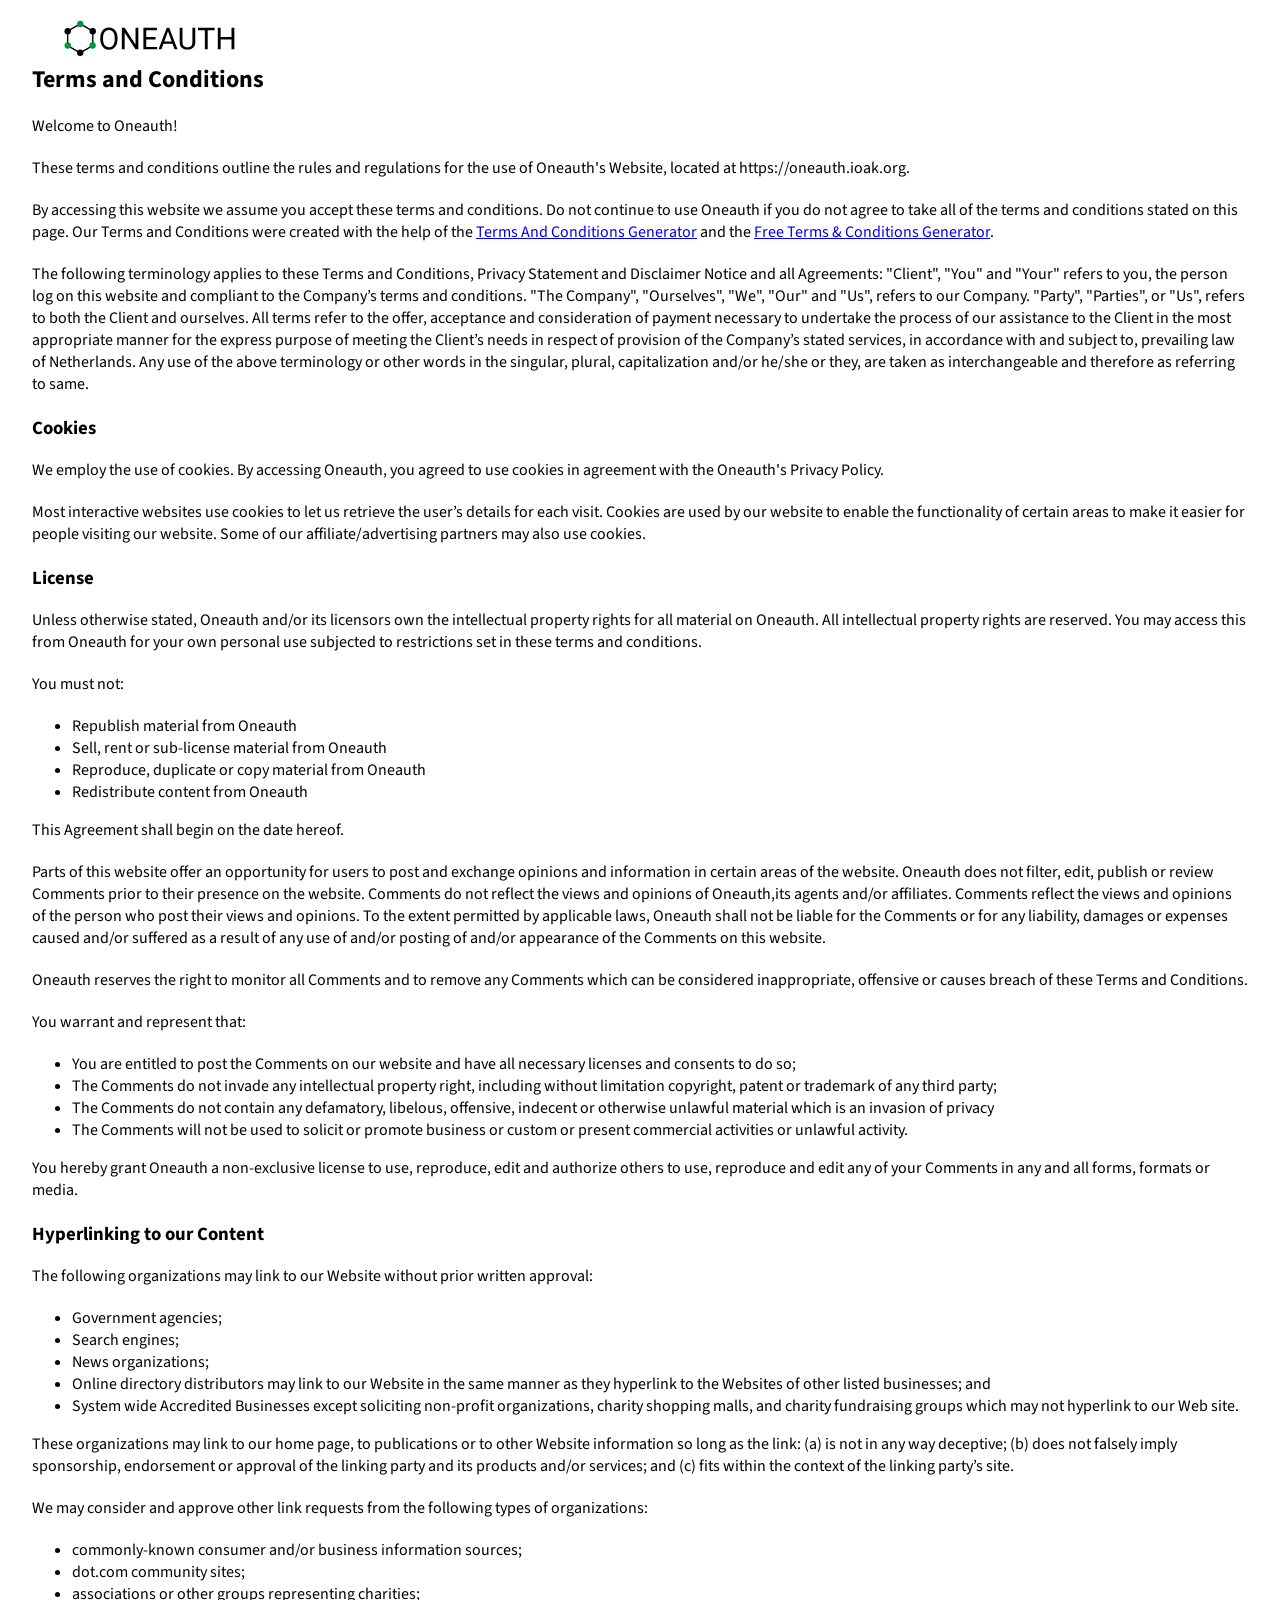
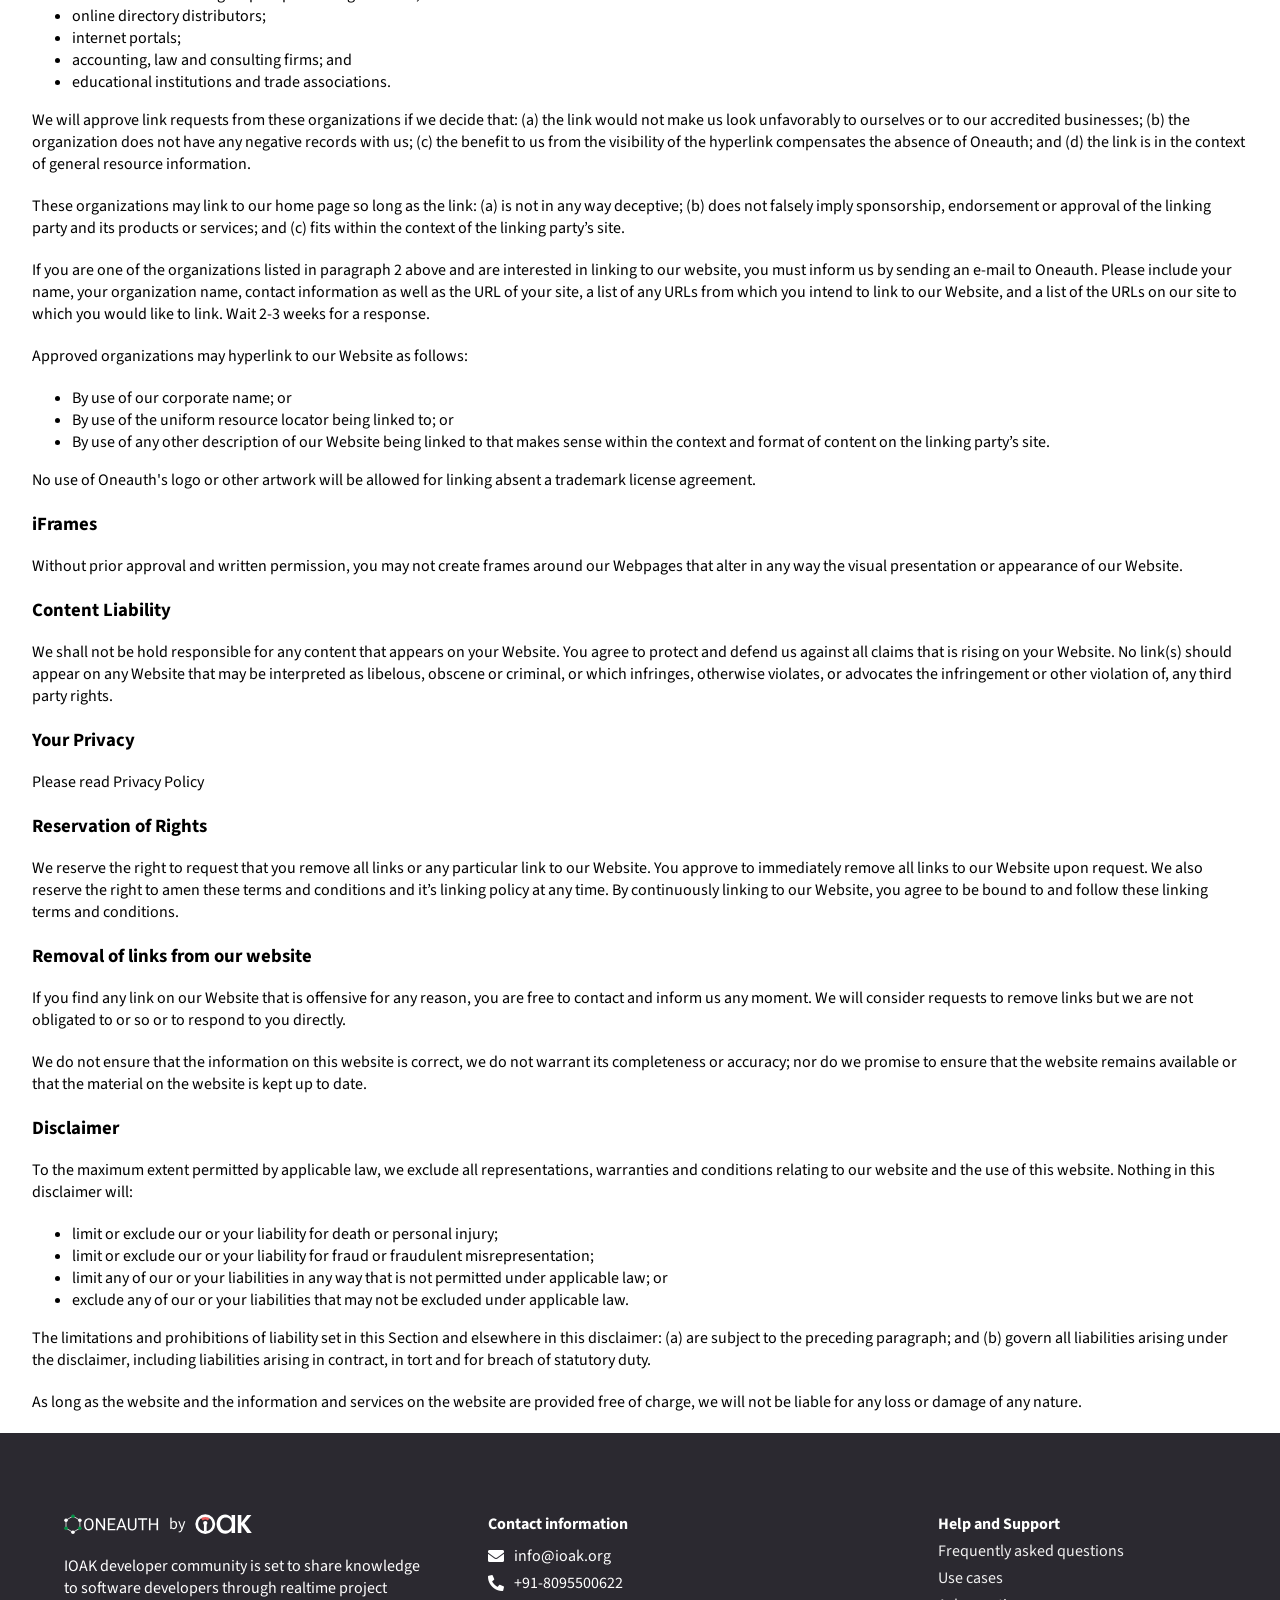
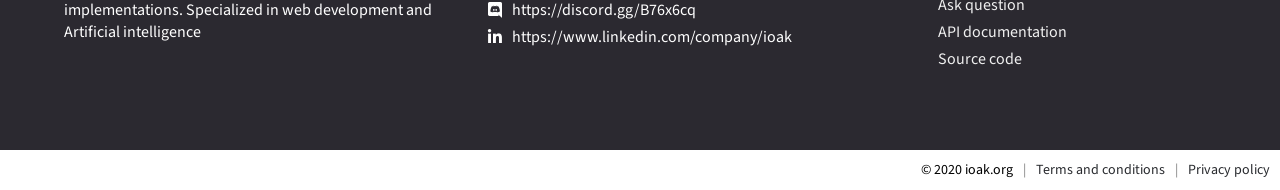
<file: terms/index.html>
<!DOCTYPE html><html lang="en"><head><meta charSet="utf-8"/><meta http-equiv="x-ua-compatible" content="ie=edge"/><meta name="viewport" content="width=device-width, initial-scale=1, shrink-to-fit=no"/><style data-href="/styles.77ac701e9feeb2d0b597.css">@import url(https://fonts.googleapis.com/css2?family=Bitter&family=Roboto&family=Source+Sans+Pro&display=swap);
/*!
 * Font Awesome Free 5.13.1 by @fontawesome - https://fontawesome.com
 * License - https://fontawesome.com/license/free (Icons: CC BY 4.0, Fonts: SIL OFL 1.1, Code: MIT License)
 */.fa,.fab,.fad,.fal,.far,.fas{-moz-osx-font-smoothing:grayscale;-webkit-font-smoothing:antialiased;display:inline-block;font-style:normal;font-variant:normal;text-rendering:auto;line-height:1}.fa-lg{font-size:1.33333em;line-height:.75em;vertical-align:-.0667em}.fa-xs{font-size:.75em}.fa-sm{font-size:.875em}.fa-1x{font-size:1em}.fa-2x{font-size:2em}.fa-3x{font-size:3em}.fa-4x{font-size:4em}.fa-5x{font-size:5em}.fa-6x{font-size:6em}.fa-7x{font-size:7em}.fa-8x{font-size:8em}.fa-9x{font-size:9em}.fa-10x{font-size:10em}.fa-fw{text-align:center;width:1.25em}.fa-ul{list-style-type:none;margin-left:2.5em;padding-left:0}.fa-ul>li{position:relative}.fa-li{left:-2em;position:absolute;text-align:center;width:2em;line-height:inherit}.fa-border{border:.08em solid #eee;border-radius:.1em;padding:.2em .25em .15em}.fa-pull-left{float:left}.fa-pull-right{float:right}.fa.fa-pull-left,.fab.fa-pull-left,.fal.fa-pull-left,.far.fa-pull-left,.fas.fa-pull-left{margin-right:.3em}.fa.fa-pull-right,.fab.fa-pull-right,.fal.fa-pull-right,.far.fa-pull-right,.fas.fa-pull-right{margin-left:.3em}.fa-spin{animation:fa-spin 2s linear infinite}.fa-pulse{animation:fa-spin 1s steps(8) infinite}@keyframes fa-spin{0%{transform:rotate(0deg)}to{transform:rotate(1turn)}}.fa-rotate-90{-ms-filter:"progid:DXImageTransform.Microsoft.BasicImage(rotation=1)";transform:rotate(90deg)}.fa-rotate-180{-ms-filter:"progid:DXImageTransform.Microsoft.BasicImage(rotation=2)";transform:rotate(180deg)}.fa-rotate-270{-ms-filter:"progid:DXImageTransform.Microsoft.BasicImage(rotation=3)";transform:rotate(270deg)}.fa-flip-horizontal{-ms-filter:"progid:DXImageTransform.Microsoft.BasicImage(rotation=0, mirror=1)";transform:scaleX(-1)}.fa-flip-vertical{transform:scaleY(-1)}.fa-flip-both,.fa-flip-horizontal.fa-flip-vertical,.fa-flip-vertical{-ms-filter:"progid:DXImageTransform.Microsoft.BasicImage(rotation=2, mirror=1)"}.fa-flip-both,.fa-flip-horizontal.fa-flip-vertical{transform:scale(-1)}:root .fa-flip-both,:root .fa-flip-horizontal,:root .fa-flip-vertical,:root .fa-rotate-90,:root .fa-rotate-180,:root .fa-rotate-270{-webkit-filter:none;filter:none}.fa-stack{display:inline-block;height:2em;line-height:2em;position:relative;vertical-align:middle;width:2.5em}.fa-stack-1x,.fa-stack-2x{left:0;position:absolute;text-align:center;width:100%}.fa-stack-1x{line-height:inherit}.fa-stack-2x{font-size:2em}.fa-inverse{color:#fff}.fa-500px:before{content:"\F26E"}.fa-accessible-icon:before{content:"\F368"}.fa-accusoft:before{content:"\F369"}.fa-acquisitions-incorporated:before{content:"\F6AF"}.fa-ad:before{content:"\F641"}.fa-address-book:before{content:"\F2B9"}.fa-address-card:before{content:"\F2BB"}.fa-adjust:before{content:"\F042"}.fa-adn:before{content:"\F170"}.fa-adobe:before{content:"\F778"}.fa-adversal:before{content:"\F36A"}.fa-affiliatetheme:before{content:"\F36B"}.fa-air-freshener:before{content:"\F5D0"}.fa-airbnb:before{content:"\F834"}.fa-algolia:before{content:"\F36C"}.fa-align-center:before{content:"\F037"}.fa-align-justify:before{content:"\F039"}.fa-align-left:before{content:"\F036"}.fa-align-right:before{content:"\F038"}.fa-alipay:before{content:"\F642"}.fa-allergies:before{content:"\F461"}.fa-amazon:before{content:"\F270"}.fa-amazon-pay:before{content:"\F42C"}.fa-ambulance:before{content:"\F0F9"}.fa-american-sign-language-interpreting:before{content:"\F2A3"}.fa-amilia:before{content:"\F36D"}.fa-anchor:before{content:"\F13D"}.fa-android:before{content:"\F17B"}.fa-angellist:before{content:"\F209"}.fa-angle-double-down:before{content:"\F103"}.fa-angle-double-left:before{content:"\F100"}.fa-angle-double-right:before{content:"\F101"}.fa-angle-double-up:before{content:"\F102"}.fa-angle-down:before{content:"\F107"}.fa-angle-left:before{content:"\F104"}.fa-angle-right:before{content:"\F105"}.fa-angle-up:before{content:"\F106"}.fa-angry:before{content:"\F556"}.fa-angrycreative:before{content:"\F36E"}.fa-angular:before{content:"\F420"}.fa-ankh:before{content:"\F644"}.fa-app-store:before{content:"\F36F"}.fa-app-store-ios:before{content:"\F370"}.fa-apper:before{content:"\F371"}.fa-apple:before{content:"\F179"}.fa-apple-alt:before{content:"\F5D1"}.fa-apple-pay:before{content:"\F415"}.fa-archive:before{content:"\F187"}.fa-archway:before{content:"\F557"}.fa-arrow-alt-circle-down:before{content:"\F358"}.fa-arrow-alt-circle-left:before{content:"\F359"}.fa-arrow-alt-circle-right:before{content:"\F35A"}.fa-arrow-alt-circle-up:before{content:"\F35B"}.fa-arrow-circle-down:before{content:"\F0AB"}.fa-arrow-circle-left:before{content:"\F0A8"}.fa-arrow-circle-right:before{content:"\F0A9"}.fa-arrow-circle-up:before{content:"\F0AA"}.fa-arrow-down:before{content:"\F063"}.fa-arrow-left:before{content:"\F060"}.fa-arrow-right:before{content:"\F061"}.fa-arrow-up:before{content:"\F062"}.fa-arrows-alt:before{content:"\F0B2"}.fa-arrows-alt-h:before{content:"\F337"}.fa-arrows-alt-v:before{content:"\F338"}.fa-artstation:before{content:"\F77A"}.fa-assistive-listening-systems:before{content:"\F2A2"}.fa-asterisk:before{content:"\F069"}.fa-asymmetrik:before{content:"\F372"}.fa-at:before{content:"\F1FA"}.fa-atlas:before{content:"\F558"}.fa-atlassian:before{content:"\F77B"}.fa-atom:before{content:"\F5D2"}.fa-audible:before{content:"\F373"}.fa-audio-description:before{content:"\F29E"}.fa-autoprefixer:before{content:"\F41C"}.fa-avianex:before{content:"\F374"}.fa-aviato:before{content:"\F421"}.fa-award:before{content:"\F559"}.fa-aws:before{content:"\F375"}.fa-baby:before{content:"\F77C"}.fa-baby-carriage:before{content:"\F77D"}.fa-backspace:before{content:"\F55A"}.fa-backward:before{content:"\F04A"}.fa-bacon:before{content:"\F7E5"}.fa-bacteria:before{content:"\F959"}.fa-bacterium:before{content:"\F95A"}.fa-bahai:before{content:"\F666"}.fa-balance-scale:before{content:"\F24E"}.fa-balance-scale-left:before{content:"\F515"}.fa-balance-scale-right:before{content:"\F516"}.fa-ban:before{content:"\F05E"}.fa-band-aid:before{content:"\F462"}.fa-bandcamp:before{content:"\F2D5"}.fa-barcode:before{content:"\F02A"}.fa-bars:before{content:"\F0C9"}.fa-baseball-ball:before{content:"\F433"}.fa-basketball-ball:before{content:"\F434"}.fa-bath:before{content:"\F2CD"}.fa-battery-empty:before{content:"\F244"}.fa-battery-full:before{content:"\F240"}.fa-battery-half:before{content:"\F242"}.fa-battery-quarter:before{content:"\F243"}.fa-battery-three-quarters:before{content:"\F241"}.fa-battle-net:before{content:"\F835"}.fa-bed:before{content:"\F236"}.fa-beer:before{content:"\F0FC"}.fa-behance:before{content:"\F1B4"}.fa-behance-square:before{content:"\F1B5"}.fa-bell:before{content:"\F0F3"}.fa-bell-slash:before{content:"\F1F6"}.fa-bezier-curve:before{content:"\F55B"}.fa-bible:before{content:"\F647"}.fa-bicycle:before{content:"\F206"}.fa-biking:before{content:"\F84A"}.fa-bimobject:before{content:"\F378"}.fa-binoculars:before{content:"\F1E5"}.fa-biohazard:before{content:"\F780"}.fa-birthday-cake:before{content:"\F1FD"}.fa-bitbucket:before{content:"\F171"}.fa-bitcoin:before{content:"\F379"}.fa-bity:before{content:"\F37A"}.fa-black-tie:before{content:"\F27E"}.fa-blackberry:before{content:"\F37B"}.fa-blender:before{content:"\F517"}.fa-blender-phone:before{content:"\F6B6"}.fa-blind:before{content:"\F29D"}.fa-blog:before{content:"\F781"}.fa-blogger:before{content:"\F37C"}.fa-blogger-b:before{content:"\F37D"}.fa-bluetooth:before{content:"\F293"}.fa-bluetooth-b:before{content:"\F294"}.fa-bold:before{content:"\F032"}.fa-bolt:before{content:"\F0E7"}.fa-bomb:before{content:"\F1E2"}.fa-bone:before{content:"\F5D7"}.fa-bong:before{content:"\F55C"}.fa-book:before{content:"\F02D"}.fa-book-dead:before{content:"\F6B7"}.fa-book-medical:before{content:"\F7E6"}.fa-book-open:before{content:"\F518"}.fa-book-reader:before{content:"\F5DA"}.fa-bookmark:before{content:"\F02E"}.fa-bootstrap:before{content:"\F836"}.fa-border-all:before{content:"\F84C"}.fa-border-none:before{content:"\F850"}.fa-border-style:before{content:"\F853"}.fa-bowling-ball:before{content:"\F436"}.fa-box:before{content:"\F466"}.fa-box-open:before{content:"\F49E"}.fa-box-tissue:before{content:"\F95B"}.fa-boxes:before{content:"\F468"}.fa-braille:before{content:"\F2A1"}.fa-brain:before{content:"\F5DC"}.fa-bread-slice:before{content:"\F7EC"}.fa-briefcase:before{content:"\F0B1"}.fa-briefcase-medical:before{content:"\F469"}.fa-broadcast-tower:before{content:"\F519"}.fa-broom:before{content:"\F51A"}.fa-brush:before{content:"\F55D"}.fa-btc:before{content:"\F15A"}.fa-buffer:before{content:"\F837"}.fa-bug:before{content:"\F188"}.fa-building:before{content:"\F1AD"}.fa-bullhorn:before{content:"\F0A1"}.fa-bullseye:before{content:"\F140"}.fa-burn:before{content:"\F46A"}.fa-buromobelexperte:before{content:"\F37F"}.fa-bus:before{content:"\F207"}.fa-bus-alt:before{content:"\F55E"}.fa-business-time:before{content:"\F64A"}.fa-buy-n-large:before{content:"\F8A6"}.fa-buysellads:before{content:"\F20D"}.fa-calculator:before{content:"\F1EC"}.fa-calendar:before{content:"\F133"}.fa-calendar-alt:before{content:"\F073"}.fa-calendar-check:before{content:"\F274"}.fa-calendar-day:before{content:"\F783"}.fa-calendar-minus:before{content:"\F272"}.fa-calendar-plus:before{content:"\F271"}.fa-calendar-times:before{content:"\F273"}.fa-calendar-week:before{content:"\F784"}.fa-camera:before{content:"\F030"}.fa-camera-retro:before{content:"\F083"}.fa-campground:before{content:"\F6BB"}.fa-canadian-maple-leaf:before{content:"\F785"}.fa-candy-cane:before{content:"\F786"}.fa-cannabis:before{content:"\F55F"}.fa-capsules:before{content:"\F46B"}.fa-car:before{content:"\F1B9"}.fa-car-alt:before{content:"\F5DE"}.fa-car-battery:before{content:"\F5DF"}.fa-car-crash:before{content:"\F5E1"}.fa-car-side:before{content:"\F5E4"}.fa-caravan:before{content:"\F8FF"}.fa-caret-down:before{content:"\F0D7"}.fa-caret-left:before{content:"\F0D9"}.fa-caret-right:before{content:"\F0DA"}.fa-caret-square-down:before{content:"\F150"}.fa-caret-square-left:before{content:"\F191"}.fa-caret-square-right:before{content:"\F152"}.fa-caret-square-up:before{content:"\F151"}.fa-caret-up:before{content:"\F0D8"}.fa-carrot:before{content:"\F787"}.fa-cart-arrow-down:before{content:"\F218"}.fa-cart-plus:before{content:"\F217"}.fa-cash-register:before{content:"\F788"}.fa-cat:before{content:"\F6BE"}.fa-cc-amazon-pay:before{content:"\F42D"}.fa-cc-amex:before{content:"\F1F3"}.fa-cc-apple-pay:before{content:"\F416"}.fa-cc-diners-club:before{content:"\F24C"}.fa-cc-discover:before{content:"\F1F2"}.fa-cc-jcb:before{content:"\F24B"}.fa-cc-mastercard:before{content:"\F1F1"}.fa-cc-paypal:before{content:"\F1F4"}.fa-cc-stripe:before{content:"\F1F5"}.fa-cc-visa:before{content:"\F1F0"}.fa-centercode:before{content:"\F380"}.fa-centos:before{content:"\F789"}.fa-certificate:before{content:"\F0A3"}.fa-chair:before{content:"\F6C0"}.fa-chalkboard:before{content:"\F51B"}.fa-chalkboard-teacher:before{content:"\F51C"}.fa-charging-station:before{content:"\F5E7"}.fa-chart-area:before{content:"\F1FE"}.fa-chart-bar:before{content:"\F080"}.fa-chart-line:before{content:"\F201"}.fa-chart-pie:before{content:"\F200"}.fa-check:before{content:"\F00C"}.fa-check-circle:before{content:"\F058"}.fa-check-double:before{content:"\F560"}.fa-check-square:before{content:"\F14A"}.fa-cheese:before{content:"\F7EF"}.fa-chess:before{content:"\F439"}.fa-chess-bishop:before{content:"\F43A"}.fa-chess-board:before{content:"\F43C"}.fa-chess-king:before{content:"\F43F"}.fa-chess-knight:before{content:"\F441"}.fa-chess-pawn:before{content:"\F443"}.fa-chess-queen:before{content:"\F445"}.fa-chess-rook:before{content:"\F447"}.fa-chevron-circle-down:before{content:"\F13A"}.fa-chevron-circle-left:before{content:"\F137"}.fa-chevron-circle-right:before{content:"\F138"}.fa-chevron-circle-up:before{content:"\F139"}.fa-chevron-down:before{content:"\F078"}.fa-chevron-left:before{content:"\F053"}.fa-chevron-right:before{content:"\F054"}.fa-chevron-up:before{content:"\F077"}.fa-child:before{content:"\F1AE"}.fa-chrome:before{content:"\F268"}.fa-chromecast:before{content:"\F838"}.fa-church:before{content:"\F51D"}.fa-circle:before{content:"\F111"}.fa-circle-notch:before{content:"\F1CE"}.fa-city:before{content:"\F64F"}.fa-clinic-medical:before{content:"\F7F2"}.fa-clipboard:before{content:"\F328"}.fa-clipboard-check:before{content:"\F46C"}.fa-clipboard-list:before{content:"\F46D"}.fa-clock:before{content:"\F017"}.fa-clone:before{content:"\F24D"}.fa-closed-captioning:before{content:"\F20A"}.fa-cloud:before{content:"\F0C2"}.fa-cloud-download-alt:before{content:"\F381"}.fa-cloud-meatball:before{content:"\F73B"}.fa-cloud-moon:before{content:"\F6C3"}.fa-cloud-moon-rain:before{content:"\F73C"}.fa-cloud-rain:before{content:"\F73D"}.fa-cloud-showers-heavy:before{content:"\F740"}.fa-cloud-sun:before{content:"\F6C4"}.fa-cloud-sun-rain:before{content:"\F743"}.fa-cloud-upload-alt:before{content:"\F382"}.fa-cloudscale:before{content:"\F383"}.fa-cloudsmith:before{content:"\F384"}.fa-cloudversify:before{content:"\F385"}.fa-cocktail:before{content:"\F561"}.fa-code:before{content:"\F121"}.fa-code-branch:before{content:"\F126"}.fa-codepen:before{content:"\F1CB"}.fa-codiepie:before{content:"\F284"}.fa-coffee:before{content:"\F0F4"}.fa-cog:before{content:"\F013"}.fa-cogs:before{content:"\F085"}.fa-coins:before{content:"\F51E"}.fa-columns:before{content:"\F0DB"}.fa-comment:before{content:"\F075"}.fa-comment-alt:before{content:"\F27A"}.fa-comment-dollar:before{content:"\F651"}.fa-comment-dots:before{content:"\F4AD"}.fa-comment-medical:before{content:"\F7F5"}.fa-comment-slash:before{content:"\F4B3"}.fa-comments:before{content:"\F086"}.fa-comments-dollar:before{content:"\F653"}.fa-compact-disc:before{content:"\F51F"}.fa-compass:before{content:"\F14E"}.fa-compress:before{content:"\F066"}.fa-compress-alt:before{content:"\F422"}.fa-compress-arrows-alt:before{content:"\F78C"}.fa-concierge-bell:before{content:"\F562"}.fa-confluence:before{content:"\F78D"}.fa-connectdevelop:before{content:"\F20E"}.fa-contao:before{content:"\F26D"}.fa-cookie:before{content:"\F563"}.fa-cookie-bite:before{content:"\F564"}.fa-copy:before{content:"\F0C5"}.fa-copyright:before{content:"\F1F9"}.fa-cotton-bureau:before{content:"\F89E"}.fa-couch:before{content:"\F4B8"}.fa-cpanel:before{content:"\F388"}.fa-creative-commons:before{content:"\F25E"}.fa-creative-commons-by:before{content:"\F4E7"}.fa-creative-commons-nc:before{content:"\F4E8"}.fa-creative-commons-nc-eu:before{content:"\F4E9"}.fa-creative-commons-nc-jp:before{content:"\F4EA"}.fa-creative-commons-nd:before{content:"\F4EB"}.fa-creative-commons-pd:before{content:"\F4EC"}.fa-creative-commons-pd-alt:before{content:"\F4ED"}.fa-creative-commons-remix:before{content:"\F4EE"}.fa-creative-commons-sa:before{content:"\F4EF"}.fa-creative-commons-sampling:before{content:"\F4F0"}.fa-creative-commons-sampling-plus:before{content:"\F4F1"}.fa-creative-commons-share:before{content:"\F4F2"}.fa-creative-commons-zero:before{content:"\F4F3"}.fa-credit-card:before{content:"\F09D"}.fa-critical-role:before{content:"\F6C9"}.fa-crop:before{content:"\F125"}.fa-crop-alt:before{content:"\F565"}.fa-cross:before{content:"\F654"}.fa-crosshairs:before{content:"\F05B"}.fa-crow:before{content:"\F520"}.fa-crown:before{content:"\F521"}.fa-crutch:before{content:"\F7F7"}.fa-css3:before{content:"\F13C"}.fa-css3-alt:before{content:"\F38B"}.fa-cube:before{content:"\F1B2"}.fa-cubes:before{content:"\F1B3"}.fa-cut:before{content:"\F0C4"}.fa-cuttlefish:before{content:"\F38C"}.fa-d-and-d:before{content:"\F38D"}.fa-d-and-d-beyond:before{content:"\F6CA"}.fa-dailymotion:before{content:"\F952"}.fa-dashcube:before{content:"\F210"}.fa-database:before{content:"\F1C0"}.fa-deaf:before{content:"\F2A4"}.fa-deezer:before{content:"\F977"}.fa-delicious:before{content:"\F1A5"}.fa-democrat:before{content:"\F747"}.fa-deploydog:before{content:"\F38E"}.fa-deskpro:before{content:"\F38F"}.fa-desktop:before{content:"\F108"}.fa-dev:before{content:"\F6CC"}.fa-deviantart:before{content:"\F1BD"}.fa-dharmachakra:before{content:"\F655"}.fa-dhl:before{content:"\F790"}.fa-diagnoses:before{content:"\F470"}.fa-diaspora:before{content:"\F791"}.fa-dice:before{content:"\F522"}.fa-dice-d20:before{content:"\F6CF"}.fa-dice-d6:before{content:"\F6D1"}.fa-dice-five:before{content:"\F523"}.fa-dice-four:before{content:"\F524"}.fa-dice-one:before{content:"\F525"}.fa-dice-six:before{content:"\F526"}.fa-dice-three:before{content:"\F527"}.fa-dice-two:before{content:"\F528"}.fa-digg:before{content:"\F1A6"}.fa-digital-ocean:before{content:"\F391"}.fa-digital-tachograph:before{content:"\F566"}.fa-directions:before{content:"\F5EB"}.fa-discord:before{content:"\F392"}.fa-discourse:before{content:"\F393"}.fa-disease:before{content:"\F7FA"}.fa-divide:before{content:"\F529"}.fa-dizzy:before{content:"\F567"}.fa-dna:before{content:"\F471"}.fa-dochub:before{content:"\F394"}.fa-docker:before{content:"\F395"}.fa-dog:before{content:"\F6D3"}.fa-dollar-sign:before{content:"\F155"}.fa-dolly:before{content:"\F472"}.fa-dolly-flatbed:before{content:"\F474"}.fa-donate:before{content:"\F4B9"}.fa-door-closed:before{content:"\F52A"}.fa-door-open:before{content:"\F52B"}.fa-dot-circle:before{content:"\F192"}.fa-dove:before{content:"\F4BA"}.fa-download:before{content:"\F019"}.fa-draft2digital:before{content:"\F396"}.fa-drafting-compass:before{content:"\F568"}.fa-dragon:before{content:"\F6D5"}.fa-draw-polygon:before{content:"\F5EE"}.fa-dribbble:before{content:"\F17D"}.fa-dribbble-square:before{content:"\F397"}.fa-dropbox:before{content:"\F16B"}.fa-drum:before{content:"\F569"}.fa-drum-steelpan:before{content:"\F56A"}.fa-drumstick-bite:before{content:"\F6D7"}.fa-drupal:before{content:"\F1A9"}.fa-dumbbell:before{content:"\F44B"}.fa-dumpster:before{content:"\F793"}.fa-dumpster-fire:before{content:"\F794"}.fa-dungeon:before{content:"\F6D9"}.fa-dyalog:before{content:"\F399"}.fa-earlybirds:before{content:"\F39A"}.fa-ebay:before{content:"\F4F4"}.fa-edge:before{content:"\F282"}.fa-edge-legacy:before{content:"\F978"}.fa-edit:before{content:"\F044"}.fa-egg:before{content:"\F7FB"}.fa-eject:before{content:"\F052"}.fa-elementor:before{content:"\F430"}.fa-ellipsis-h:before{content:"\F141"}.fa-ellipsis-v:before{content:"\F142"}.fa-ello:before{content:"\F5F1"}.fa-ember:before{content:"\F423"}.fa-empire:before{content:"\F1D1"}.fa-envelope:before{content:"\F0E0"}.fa-envelope-open:before{content:"\F2B6"}.fa-envelope-open-text:before{content:"\F658"}.fa-envelope-square:before{content:"\F199"}.fa-envira:before{content:"\F299"}.fa-equals:before{content:"\F52C"}.fa-eraser:before{content:"\F12D"}.fa-erlang:before{content:"\F39D"}.fa-ethereum:before{content:"\F42E"}.fa-ethernet:before{content:"\F796"}.fa-etsy:before{content:"\F2D7"}.fa-euro-sign:before{content:"\F153"}.fa-evernote:before{content:"\F839"}.fa-exchange-alt:before{content:"\F362"}.fa-exclamation:before{content:"\F12A"}.fa-exclamation-circle:before{content:"\F06A"}.fa-exclamation-triangle:before{content:"\F071"}.fa-expand:before{content:"\F065"}.fa-expand-alt:before{content:"\F424"}.fa-expand-arrows-alt:before{content:"\F31E"}.fa-expeditedssl:before{content:"\F23E"}.fa-external-link-alt:before{content:"\F35D"}.fa-external-link-square-alt:before{content:"\F360"}.fa-eye:before{content:"\F06E"}.fa-eye-dropper:before{content:"\F1FB"}.fa-eye-slash:before{content:"\F070"}.fa-facebook:before{content:"\F09A"}.fa-facebook-f:before{content:"\F39E"}.fa-facebook-messenger:before{content:"\F39F"}.fa-facebook-square:before{content:"\F082"}.fa-fan:before{content:"\F863"}.fa-fantasy-flight-games:before{content:"\F6DC"}.fa-fast-backward:before{content:"\F049"}.fa-fast-forward:before{content:"\F050"}.fa-faucet:before{content:"\F905"}.fa-fax:before{content:"\F1AC"}.fa-feather:before{content:"\F52D"}.fa-feather-alt:before{content:"\F56B"}.fa-fedex:before{content:"\F797"}.fa-fedora:before{content:"\F798"}.fa-female:before{content:"\F182"}.fa-fighter-jet:before{content:"\F0FB"}.fa-figma:before{content:"\F799"}.fa-file:before{content:"\F15B"}.fa-file-alt:before{content:"\F15C"}.fa-file-archive:before{content:"\F1C6"}.fa-file-audio:before{content:"\F1C7"}.fa-file-code:before{content:"\F1C9"}.fa-file-contract:before{content:"\F56C"}.fa-file-csv:before{content:"\F6DD"}.fa-file-download:before{content:"\F56D"}.fa-file-excel:before{content:"\F1C3"}.fa-file-export:before{content:"\F56E"}.fa-file-image:before{content:"\F1C5"}.fa-file-import:before{content:"\F56F"}.fa-file-invoice:before{content:"\F570"}.fa-file-invoice-dollar:before{content:"\F571"}.fa-file-medical:before{content:"\F477"}.fa-file-medical-alt:before{content:"\F478"}.fa-file-pdf:before{content:"\F1C1"}.fa-file-powerpoint:before{content:"\F1C4"}.fa-file-prescription:before{content:"\F572"}.fa-file-signature:before{content:"\F573"}.fa-file-upload:before{content:"\F574"}.fa-file-video:before{content:"\F1C8"}.fa-file-word:before{content:"\F1C2"}.fa-fill:before{content:"\F575"}.fa-fill-drip:before{content:"\F576"}.fa-film:before{content:"\F008"}.fa-filter:before{content:"\F0B0"}.fa-fingerprint:before{content:"\F577"}.fa-fire:before{content:"\F06D"}.fa-fire-alt:before{content:"\F7E4"}.fa-fire-extinguisher:before{content:"\F134"}.fa-firefox:before{content:"\F269"}.fa-firefox-browser:before{content:"\F907"}.fa-first-aid:before{content:"\F479"}.fa-first-order:before{content:"\F2B0"}.fa-first-order-alt:before{content:"\F50A"}.fa-firstdraft:before{content:"\F3A1"}.fa-fish:before{content:"\F578"}.fa-fist-raised:before{content:"\F6DE"}.fa-flag:before{content:"\F024"}.fa-flag-checkered:before{content:"\F11E"}.fa-flag-usa:before{content:"\F74D"}.fa-flask:before{content:"\F0C3"}.fa-flickr:before{content:"\F16E"}.fa-flipboard:before{content:"\F44D"}.fa-flushed:before{content:"\F579"}.fa-fly:before{content:"\F417"}.fa-folder:before{content:"\F07B"}.fa-folder-minus:before{content:"\F65D"}.fa-folder-open:before{content:"\F07C"}.fa-folder-plus:before{content:"\F65E"}.fa-font:before{content:"\F031"}.fa-font-awesome:before{content:"\F2B4"}.fa-font-awesome-alt:before{content:"\F35C"}.fa-font-awesome-flag:before{content:"\F425"}.fa-font-awesome-logo-full:before{content:"\F4E6"}.fa-fonticons:before{content:"\F280"}.fa-fonticons-fi:before{content:"\F3A2"}.fa-football-ball:before{content:"\F44E"}.fa-fort-awesome:before{content:"\F286"}.fa-fort-awesome-alt:before{content:"\F3A3"}.fa-forumbee:before{content:"\F211"}.fa-forward:before{content:"\F04E"}.fa-foursquare:before{content:"\F180"}.fa-free-code-camp:before{content:"\F2C5"}.fa-freebsd:before{content:"\F3A4"}.fa-frog:before{content:"\F52E"}.fa-frown:before{content:"\F119"}.fa-frown-open:before{content:"\F57A"}.fa-fulcrum:before{content:"\F50B"}.fa-funnel-dollar:before{content:"\F662"}.fa-futbol:before{content:"\F1E3"}.fa-galactic-republic:before{content:"\F50C"}.fa-galactic-senate:before{content:"\F50D"}.fa-gamepad:before{content:"\F11B"}.fa-gas-pump:before{content:"\F52F"}.fa-gavel:before{content:"\F0E3"}.fa-gem:before{content:"\F3A5"}.fa-genderless:before{content:"\F22D"}.fa-get-pocket:before{content:"\F265"}.fa-gg:before{content:"\F260"}.fa-gg-circle:before{content:"\F261"}.fa-ghost:before{content:"\F6E2"}.fa-gift:before{content:"\F06B"}.fa-gifts:before{content:"\F79C"}.fa-git:before{content:"\F1D3"}.fa-git-alt:before{content:"\F841"}.fa-git-square:before{content:"\F1D2"}.fa-github:before{content:"\F09B"}.fa-github-alt:before{content:"\F113"}.fa-github-square:before{content:"\F092"}.fa-gitkraken:before{content:"\F3A6"}.fa-gitlab:before{content:"\F296"}.fa-gitter:before{content:"\F426"}.fa-glass-cheers:before{content:"\F79F"}.fa-glass-martini:before{content:"\F000"}.fa-glass-martini-alt:before{content:"\F57B"}.fa-glass-whiskey:before{content:"\F7A0"}.fa-glasses:before{content:"\F530"}.fa-glide:before{content:"\F2A5"}.fa-glide-g:before{content:"\F2A6"}.fa-globe:before{content:"\F0AC"}.fa-globe-africa:before{content:"\F57C"}.fa-globe-americas:before{content:"\F57D"}.fa-globe-asia:before{content:"\F57E"}.fa-globe-europe:before{content:"\F7A2"}.fa-gofore:before{content:"\F3A7"}.fa-golf-ball:before{content:"\F450"}.fa-goodreads:before{content:"\F3A8"}.fa-goodreads-g:before{content:"\F3A9"}.fa-google:before{content:"\F1A0"}.fa-google-drive:before{content:"\F3AA"}.fa-google-pay:before{content:"\F979"}.fa-google-play:before{content:"\F3AB"}.fa-google-plus:before{content:"\F2B3"}.fa-google-plus-g:before{content:"\F0D5"}.fa-google-plus-square:before{content:"\F0D4"}.fa-google-wallet:before{content:"\F1EE"}.fa-gopuram:before{content:"\F664"}.fa-graduation-cap:before{content:"\F19D"}.fa-gratipay:before{content:"\F184"}.fa-grav:before{content:"\F2D6"}.fa-greater-than:before{content:"\F531"}.fa-greater-than-equal:before{content:"\F532"}.fa-grimace:before{content:"\F57F"}.fa-grin:before{content:"\F580"}.fa-grin-alt:before{content:"\F581"}.fa-grin-beam:before{content:"\F582"}.fa-grin-beam-sweat:before{content:"\F583"}.fa-grin-hearts:before{content:"\F584"}.fa-grin-squint:before{content:"\F585"}.fa-grin-squint-tears:before{content:"\F586"}.fa-grin-stars:before{content:"\F587"}.fa-grin-tears:before{content:"\F588"}.fa-grin-tongue:before{content:"\F589"}.fa-grin-tongue-squint:before{content:"\F58A"}.fa-grin-tongue-wink:before{content:"\F58B"}.fa-grin-wink:before{content:"\F58C"}.fa-grip-horizontal:before{content:"\F58D"}.fa-grip-lines:before{content:"\F7A4"}.fa-grip-lines-vertical:before{content:"\F7A5"}.fa-grip-vertical:before{content:"\F58E"}.fa-gripfire:before{content:"\F3AC"}.fa-grunt:before{content:"\F3AD"}.fa-guitar:before{content:"\F7A6"}.fa-gulp:before{content:"\F3AE"}.fa-h-square:before{content:"\F0FD"}.fa-hacker-news:before{content:"\F1D4"}.fa-hacker-news-square:before{content:"\F3AF"}.fa-hackerrank:before{content:"\F5F7"}.fa-hamburger:before{content:"\F805"}.fa-hammer:before{content:"\F6E3"}.fa-hamsa:before{content:"\F665"}.fa-hand-holding:before{content:"\F4BD"}.fa-hand-holding-heart:before{content:"\F4BE"}.fa-hand-holding-medical:before{content:"\F95C"}.fa-hand-holding-usd:before{content:"\F4C0"}.fa-hand-holding-water:before{content:"\F4C1"}.fa-hand-lizard:before{content:"\F258"}.fa-hand-middle-finger:before{content:"\F806"}.fa-hand-paper:before{content:"\F256"}.fa-hand-peace:before{content:"\F25B"}.fa-hand-point-down:before{content:"\F0A7"}.fa-hand-point-left:before{content:"\F0A5"}.fa-hand-point-right:before{content:"\F0A4"}.fa-hand-point-up:before{content:"\F0A6"}.fa-hand-pointer:before{content:"\F25A"}.fa-hand-rock:before{content:"\F255"}.fa-hand-scissors:before{content:"\F257"}.fa-hand-sparkles:before{content:"\F95D"}.fa-hand-spock:before{content:"\F259"}.fa-hands:before{content:"\F4C2"}.fa-hands-helping:before{content:"\F4C4"}.fa-hands-wash:before{content:"\F95E"}.fa-handshake:before{content:"\F2B5"}.fa-handshake-alt-slash:before{content:"\F95F"}.fa-handshake-slash:before{content:"\F960"}.fa-hanukiah:before{content:"\F6E6"}.fa-hard-hat:before{content:"\F807"}.fa-hashtag:before{content:"\F292"}.fa-hat-cowboy:before{content:"\F8C0"}.fa-hat-cowboy-side:before{content:"\F8C1"}.fa-hat-wizard:before{content:"\F6E8"}.fa-hdd:before{content:"\F0A0"}.fa-head-side-cough:before{content:"\F961"}.fa-head-side-cough-slash:before{content:"\F962"}.fa-head-side-mask:before{content:"\F963"}.fa-head-side-virus:before{content:"\F964"}.fa-heading:before{content:"\F1DC"}.fa-headphones:before{content:"\F025"}.fa-headphones-alt:before{content:"\F58F"}.fa-headset:before{content:"\F590"}.fa-heart:before{content:"\F004"}.fa-heart-broken:before{content:"\F7A9"}.fa-heartbeat:before{content:"\F21E"}.fa-helicopter:before{content:"\F533"}.fa-highlighter:before{content:"\F591"}.fa-hiking:before{content:"\F6EC"}.fa-hippo:before{content:"\F6ED"}.fa-hips:before{content:"\F452"}.fa-hire-a-helper:before{content:"\F3B0"}.fa-history:before{content:"\F1DA"}.fa-hockey-puck:before{content:"\F453"}.fa-holly-berry:before{content:"\F7AA"}.fa-home:before{content:"\F015"}.fa-hooli:before{content:"\F427"}.fa-hornbill:before{content:"\F592"}.fa-horse:before{content:"\F6F0"}.fa-horse-head:before{content:"\F7AB"}.fa-hospital:before{content:"\F0F8"}.fa-hospital-alt:before{content:"\F47D"}.fa-hospital-symbol:before{content:"\F47E"}.fa-hospital-user:before{content:"\F80D"}.fa-hot-tub:before{content:"\F593"}.fa-hotdog:before{content:"\F80F"}.fa-hotel:before{content:"\F594"}.fa-hotjar:before{content:"\F3B1"}.fa-hourglass:before{content:"\F254"}.fa-hourglass-end:before{content:"\F253"}.fa-hourglass-half:before{content:"\F252"}.fa-hourglass-start:before{content:"\F251"}.fa-house-damage:before{content:"\F6F1"}.fa-house-user:before{content:"\F965"}.fa-houzz:before{content:"\F27C"}.fa-hryvnia:before{content:"\F6F2"}.fa-html5:before{content:"\F13B"}.fa-hubspot:before{content:"\F3B2"}.fa-i-cursor:before{content:"\F246"}.fa-ice-cream:before{content:"\F810"}.fa-icicles:before{content:"\F7AD"}.fa-icons:before{content:"\F86D"}.fa-id-badge:before{content:"\F2C1"}.fa-id-card:before{content:"\F2C2"}.fa-id-card-alt:before{content:"\F47F"}.fa-ideal:before{content:"\F913"}.fa-igloo:before{content:"\F7AE"}.fa-image:before{content:"\F03E"}.fa-images:before{content:"\F302"}.fa-imdb:before{content:"\F2D8"}.fa-inbox:before{content:"\F01C"}.fa-indent:before{content:"\F03C"}.fa-industry:before{content:"\F275"}.fa-infinity:before{content:"\F534"}.fa-info:before{content:"\F129"}.fa-info-circle:before{content:"\F05A"}.fa-instagram:before{content:"\F16D"}.fa-instagram-square:before{content:"\F955"}.fa-intercom:before{content:"\F7AF"}.fa-internet-explorer:before{content:"\F26B"}.fa-invision:before{content:"\F7B0"}.fa-ioxhost:before{content:"\F208"}.fa-italic:before{content:"\F033"}.fa-itch-io:before{content:"\F83A"}.fa-itunes:before{content:"\F3B4"}.fa-itunes-note:before{content:"\F3B5"}.fa-java:before{content:"\F4E4"}.fa-jedi:before{content:"\F669"}.fa-jedi-order:before{content:"\F50E"}.fa-jenkins:before{content:"\F3B6"}.fa-jira:before{content:"\F7B1"}.fa-joget:before{content:"\F3B7"}.fa-joint:before{content:"\F595"}.fa-joomla:before{content:"\F1AA"}.fa-journal-whills:before{content:"\F66A"}.fa-js:before{content:"\F3B8"}.fa-js-square:before{content:"\F3B9"}.fa-jsfiddle:before{content:"\F1CC"}.fa-kaaba:before{content:"\F66B"}.fa-kaggle:before{content:"\F5FA"}.fa-key:before{content:"\F084"}.fa-keybase:before{content:"\F4F5"}.fa-keyboard:before{content:"\F11C"}.fa-keycdn:before{content:"\F3BA"}.fa-khanda:before{content:"\F66D"}.fa-kickstarter:before{content:"\F3BB"}.fa-kickstarter-k:before{content:"\F3BC"}.fa-kiss:before{content:"\F596"}.fa-kiss-beam:before{content:"\F597"}.fa-kiss-wink-heart:before{content:"\F598"}.fa-kiwi-bird:before{content:"\F535"}.fa-korvue:before{content:"\F42F"}.fa-landmark:before{content:"\F66F"}.fa-language:before{content:"\F1AB"}.fa-laptop:before{content:"\F109"}.fa-laptop-code:before{content:"\F5FC"}.fa-laptop-house:before{content:"\F966"}.fa-laptop-medical:before{content:"\F812"}.fa-laravel:before{content:"\F3BD"}.fa-lastfm:before{content:"\F202"}.fa-lastfm-square:before{content:"\F203"}.fa-laugh:before{content:"\F599"}.fa-laugh-beam:before{content:"\F59A"}.fa-laugh-squint:before{content:"\F59B"}.fa-laugh-wink:before{content:"\F59C"}.fa-layer-group:before{content:"\F5FD"}.fa-leaf:before{content:"\F06C"}.fa-leanpub:before{content:"\F212"}.fa-lemon:before{content:"\F094"}.fa-less:before{content:"\F41D"}.fa-less-than:before{content:"\F536"}.fa-less-than-equal:before{content:"\F537"}.fa-level-down-alt:before{content:"\F3BE"}.fa-level-up-alt:before{content:"\F3BF"}.fa-life-ring:before{content:"\F1CD"}.fa-lightbulb:before{content:"\F0EB"}.fa-line:before{content:"\F3C0"}.fa-link:before{content:"\F0C1"}.fa-linkedin:before{content:"\F08C"}.fa-linkedin-in:before{content:"\F0E1"}.fa-linode:before{content:"\F2B8"}.fa-linux:before{content:"\F17C"}.fa-lira-sign:before{content:"\F195"}.fa-list:before{content:"\F03A"}.fa-list-alt:before{content:"\F022"}.fa-list-ol:before{content:"\F0CB"}.fa-list-ul:before{content:"\F0CA"}.fa-location-arrow:before{content:"\F124"}.fa-lock:before{content:"\F023"}.fa-lock-open:before{content:"\F3C1"}.fa-long-arrow-alt-down:before{content:"\F309"}.fa-long-arrow-alt-left:before{content:"\F30A"}.fa-long-arrow-alt-right:before{content:"\F30B"}.fa-long-arrow-alt-up:before{content:"\F30C"}.fa-low-vision:before{content:"\F2A8"}.fa-luggage-cart:before{content:"\F59D"}.fa-lungs:before{content:"\F604"}.fa-lungs-virus:before{content:"\F967"}.fa-lyft:before{content:"\F3C3"}.fa-magento:before{content:"\F3C4"}.fa-magic:before{content:"\F0D0"}.fa-magnet:before{content:"\F076"}.fa-mail-bulk:before{content:"\F674"}.fa-mailchimp:before{content:"\F59E"}.fa-male:before{content:"\F183"}.fa-mandalorian:before{content:"\F50F"}.fa-map:before{content:"\F279"}.fa-map-marked:before{content:"\F59F"}.fa-map-marked-alt:before{content:"\F5A0"}.fa-map-marker:before{content:"\F041"}.fa-map-marker-alt:before{content:"\F3C5"}.fa-map-pin:before{content:"\F276"}.fa-map-signs:before{content:"\F277"}.fa-markdown:before{content:"\F60F"}.fa-marker:before{content:"\F5A1"}.fa-mars:before{content:"\F222"}.fa-mars-double:before{content:"\F227"}.fa-mars-stroke:before{content:"\F229"}.fa-mars-stroke-h:before{content:"\F22B"}.fa-mars-stroke-v:before{content:"\F22A"}.fa-mask:before{content:"\F6FA"}.fa-mastodon:before{content:"\F4F6"}.fa-maxcdn:before{content:"\F136"}.fa-mdb:before{content:"\F8CA"}.fa-medal:before{content:"\F5A2"}.fa-medapps:before{content:"\F3C6"}.fa-medium:before{content:"\F23A"}.fa-medium-m:before{content:"\F3C7"}.fa-medkit:before{content:"\F0FA"}.fa-medrt:before{content:"\F3C8"}.fa-meetup:before{content:"\F2E0"}.fa-megaport:before{content:"\F5A3"}.fa-meh:before{content:"\F11A"}.fa-meh-blank:before{content:"\F5A4"}.fa-meh-rolling-eyes:before{content:"\F5A5"}.fa-memory:before{content:"\F538"}.fa-mendeley:before{content:"\F7B3"}.fa-menorah:before{content:"\F676"}.fa-mercury:before{content:"\F223"}.fa-meteor:before{content:"\F753"}.fa-microblog:before{content:"\F91A"}.fa-microchip:before{content:"\F2DB"}.fa-microphone:before{content:"\F130"}.fa-microphone-alt:before{content:"\F3C9"}.fa-microphone-alt-slash:before{content:"\F539"}.fa-microphone-slash:before{content:"\F131"}.fa-microscope:before{content:"\F610"}.fa-microsoft:before{content:"\F3CA"}.fa-minus:before{content:"\F068"}.fa-minus-circle:before{content:"\F056"}.fa-minus-square:before{content:"\F146"}.fa-mitten:before{content:"\F7B5"}.fa-mix:before{content:"\F3CB"}.fa-mixcloud:before{content:"\F289"}.fa-mixer:before{content:"\F956"}.fa-mizuni:before{content:"\F3CC"}.fa-mobile:before{content:"\F10B"}.fa-mobile-alt:before{content:"\F3CD"}.fa-modx:before{content:"\F285"}.fa-monero:before{content:"\F3D0"}.fa-money-bill:before{content:"\F0D6"}.fa-money-bill-alt:before{content:"\F3D1"}.fa-money-bill-wave:before{content:"\F53A"}.fa-money-bill-wave-alt:before{content:"\F53B"}.fa-money-check:before{content:"\F53C"}.fa-money-check-alt:before{content:"\F53D"}.fa-monument:before{content:"\F5A6"}.fa-moon:before{content:"\F186"}.fa-mortar-pestle:before{content:"\F5A7"}.fa-mosque:before{content:"\F678"}.fa-motorcycle:before{content:"\F21C"}.fa-mountain:before{content:"\F6FC"}.fa-mouse:before{content:"\F8CC"}.fa-mouse-pointer:before{content:"\F245"}.fa-mug-hot:before{content:"\F7B6"}.fa-music:before{content:"\F001"}.fa-napster:before{content:"\F3D2"}.fa-neos:before{content:"\F612"}.fa-network-wired:before{content:"\F6FF"}.fa-neuter:before{content:"\F22C"}.fa-newspaper:before{content:"\F1EA"}.fa-nimblr:before{content:"\F5A8"}.fa-node:before{content:"\F419"}.fa-node-js:before{content:"\F3D3"}.fa-not-equal:before{content:"\F53E"}.fa-notes-medical:before{content:"\F481"}.fa-npm:before{content:"\F3D4"}.fa-ns8:before{content:"\F3D5"}.fa-nutritionix:before{content:"\F3D6"}.fa-object-group:before{content:"\F247"}.fa-object-ungroup:before{content:"\F248"}.fa-odnoklassniki:before{content:"\F263"}.fa-odnoklassniki-square:before{content:"\F264"}.fa-oil-can:before{content:"\F613"}.fa-old-republic:before{content:"\F510"}.fa-om:before{content:"\F679"}.fa-opencart:before{content:"\F23D"}.fa-openid:before{content:"\F19B"}.fa-opera:before{content:"\F26A"}.fa-optin-monster:before{content:"\F23C"}.fa-orcid:before{content:"\F8D2"}.fa-osi:before{content:"\F41A"}.fa-otter:before{content:"\F700"}.fa-outdent:before{content:"\F03B"}.fa-page4:before{content:"\F3D7"}.fa-pagelines:before{content:"\F18C"}.fa-pager:before{content:"\F815"}.fa-paint-brush:before{content:"\F1FC"}.fa-paint-roller:before{content:"\F5AA"}.fa-palette:before{content:"\F53F"}.fa-palfed:before{content:"\F3D8"}.fa-pallet:before{content:"\F482"}.fa-paper-plane:before{content:"\F1D8"}.fa-paperclip:before{content:"\F0C6"}.fa-parachute-box:before{content:"\F4CD"}.fa-paragraph:before{content:"\F1DD"}.fa-parking:before{content:"\F540"}.fa-passport:before{content:"\F5AB"}.fa-pastafarianism:before{content:"\F67B"}.fa-paste:before{content:"\F0EA"}.fa-patreon:before{content:"\F3D9"}.fa-pause:before{content:"\F04C"}.fa-pause-circle:before{content:"\F28B"}.fa-paw:before{content:"\F1B0"}.fa-paypal:before{content:"\F1ED"}.fa-peace:before{content:"\F67C"}.fa-pen:before{content:"\F304"}.fa-pen-alt:before{content:"\F305"}.fa-pen-fancy:before{content:"\F5AC"}.fa-pen-nib:before{content:"\F5AD"}.fa-pen-square:before{content:"\F14B"}.fa-pencil-alt:before{content:"\F303"}.fa-pencil-ruler:before{content:"\F5AE"}.fa-penny-arcade:before{content:"\F704"}.fa-people-arrows:before{content:"\F968"}.fa-people-carry:before{content:"\F4CE"}.fa-pepper-hot:before{content:"\F816"}.fa-percent:before{content:"\F295"}.fa-percentage:before{content:"\F541"}.fa-periscope:before{content:"\F3DA"}.fa-person-booth:before{content:"\F756"}.fa-phabricator:before{content:"\F3DB"}.fa-phoenix-framework:before{content:"\F3DC"}.fa-phoenix-squadron:before{content:"\F511"}.fa-phone:before{content:"\F095"}.fa-phone-alt:before{content:"\F879"}.fa-phone-slash:before{content:"\F3DD"}.fa-phone-square:before{content:"\F098"}.fa-phone-square-alt:before{content:"\F87B"}.fa-phone-volume:before{content:"\F2A0"}.fa-photo-video:before{content:"\F87C"}.fa-php:before{content:"\F457"}.fa-pied-piper:before{content:"\F2AE"}.fa-pied-piper-alt:before{content:"\F1A8"}.fa-pied-piper-hat:before{content:"\F4E5"}.fa-pied-piper-pp:before{content:"\F1A7"}.fa-pied-piper-square:before{content:"\F91E"}.fa-piggy-bank:before{content:"\F4D3"}.fa-pills:before{content:"\F484"}.fa-pinterest:before{content:"\F0D2"}.fa-pinterest-p:before{content:"\F231"}.fa-pinterest-square:before{content:"\F0D3"}.fa-pizza-slice:before{content:"\F818"}.fa-place-of-worship:before{content:"\F67F"}.fa-plane:before{content:"\F072"}.fa-plane-arrival:before{content:"\F5AF"}.fa-plane-departure:before{content:"\F5B0"}.fa-plane-slash:before{content:"\F969"}.fa-play:before{content:"\F04B"}.fa-play-circle:before{content:"\F144"}.fa-playstation:before{content:"\F3DF"}.fa-plug:before{content:"\F1E6"}.fa-plus:before{content:"\F067"}.fa-plus-circle:before{content:"\F055"}.fa-plus-square:before{content:"\F0FE"}.fa-podcast:before{content:"\F2CE"}.fa-poll:before{content:"\F681"}.fa-poll-h:before{content:"\F682"}.fa-poo:before{content:"\F2FE"}.fa-poo-storm:before{content:"\F75A"}.fa-poop:before{content:"\F619"}.fa-portrait:before{content:"\F3E0"}.fa-pound-sign:before{content:"\F154"}.fa-power-off:before{content:"\F011"}.fa-pray:before{content:"\F683"}.fa-praying-hands:before{content:"\F684"}.fa-prescription:before{content:"\F5B1"}.fa-prescription-bottle:before{content:"\F485"}.fa-prescription-bottle-alt:before{content:"\F486"}.fa-print:before{content:"\F02F"}.fa-procedures:before{content:"\F487"}.fa-product-hunt:before{content:"\F288"}.fa-project-diagram:before{content:"\F542"}.fa-pump-medical:before{content:"\F96A"}.fa-pump-soap:before{content:"\F96B"}.fa-pushed:before{content:"\F3E1"}.fa-puzzle-piece:before{content:"\F12E"}.fa-python:before{content:"\F3E2"}.fa-qq:before{content:"\F1D6"}.fa-qrcode:before{content:"\F029"}.fa-question:before{content:"\F128"}.fa-question-circle:before{content:"\F059"}.fa-quidditch:before{content:"\F458"}.fa-quinscape:before{content:"\F459"}.fa-quora:before{content:"\F2C4"}.fa-quote-left:before{content:"\F10D"}.fa-quote-right:before{content:"\F10E"}.fa-quran:before{content:"\F687"}.fa-r-project:before{content:"\F4F7"}.fa-radiation:before{content:"\F7B9"}.fa-radiation-alt:before{content:"\F7BA"}.fa-rainbow:before{content:"\F75B"}.fa-random:before{content:"\F074"}.fa-raspberry-pi:before{content:"\F7BB"}.fa-ravelry:before{content:"\F2D9"}.fa-react:before{content:"\F41B"}.fa-reacteurope:before{content:"\F75D"}.fa-readme:before{content:"\F4D5"}.fa-rebel:before{content:"\F1D0"}.fa-receipt:before{content:"\F543"}.fa-record-vinyl:before{content:"\F8D9"}.fa-recycle:before{content:"\F1B8"}.fa-red-river:before{content:"\F3E3"}.fa-reddit:before{content:"\F1A1"}.fa-reddit-alien:before{content:"\F281"}.fa-reddit-square:before{content:"\F1A2"}.fa-redhat:before{content:"\F7BC"}.fa-redo:before{content:"\F01E"}.fa-redo-alt:before{content:"\F2F9"}.fa-registered:before{content:"\F25D"}.fa-remove-format:before{content:"\F87D"}.fa-renren:before{content:"\F18B"}.fa-reply:before{content:"\F3E5"}.fa-reply-all:before{content:"\F122"}.fa-replyd:before{content:"\F3E6"}.fa-republican:before{content:"\F75E"}.fa-researchgate:before{content:"\F4F8"}.fa-resolving:before{content:"\F3E7"}.fa-restroom:before{content:"\F7BD"}.fa-retweet:before{content:"\F079"}.fa-rev:before{content:"\F5B2"}.fa-ribbon:before{content:"\F4D6"}.fa-ring:before{content:"\F70B"}.fa-road:before{content:"\F018"}.fa-robot:before{content:"\F544"}.fa-rocket:before{content:"\F135"}.fa-rocketchat:before{content:"\F3E8"}.fa-rockrms:before{content:"\F3E9"}.fa-route:before{content:"\F4D7"}.fa-rss:before{content:"\F09E"}.fa-rss-square:before{content:"\F143"}.fa-ruble-sign:before{content:"\F158"}.fa-ruler:before{content:"\F545"}.fa-ruler-combined:before{content:"\F546"}.fa-ruler-horizontal:before{content:"\F547"}.fa-ruler-vertical:before{content:"\F548"}.fa-running:before{content:"\F70C"}.fa-rupee-sign:before{content:"\F156"}.fa-rust:before{content:"\F97A"}.fa-sad-cry:before{content:"\F5B3"}.fa-sad-tear:before{content:"\F5B4"}.fa-safari:before{content:"\F267"}.fa-salesforce:before{content:"\F83B"}.fa-sass:before{content:"\F41E"}.fa-satellite:before{content:"\F7BF"}.fa-satellite-dish:before{content:"\F7C0"}.fa-save:before{content:"\F0C7"}.fa-schlix:before{content:"\F3EA"}.fa-school:before{content:"\F549"}.fa-screwdriver:before{content:"\F54A"}.fa-scribd:before{content:"\F28A"}.fa-scroll:before{content:"\F70E"}.fa-sd-card:before{content:"\F7C2"}.fa-search:before{content:"\F002"}.fa-search-dollar:before{content:"\F688"}.fa-search-location:before{content:"\F689"}.fa-search-minus:before{content:"\F010"}.fa-search-plus:before{content:"\F00E"}.fa-searchengin:before{content:"\F3EB"}.fa-seedling:before{content:"\F4D8"}.fa-sellcast:before{content:"\F2DA"}.fa-sellsy:before{content:"\F213"}.fa-server:before{content:"\F233"}.fa-servicestack:before{content:"\F3EC"}.fa-shapes:before{content:"\F61F"}.fa-share:before{content:"\F064"}.fa-share-alt:before{content:"\F1E0"}.fa-share-alt-square:before{content:"\F1E1"}.fa-share-square:before{content:"\F14D"}.fa-shekel-sign:before{content:"\F20B"}.fa-shield-alt:before{content:"\F3ED"}.fa-shield-virus:before{content:"\F96C"}.fa-ship:before{content:"\F21A"}.fa-shipping-fast:before{content:"\F48B"}.fa-shirtsinbulk:before{content:"\F214"}.fa-shoe-prints:before{content:"\F54B"}.fa-shopify:before{content:"\F957"}.fa-shopping-bag:before{content:"\F290"}.fa-shopping-basket:before{content:"\F291"}.fa-shopping-cart:before{content:"\F07A"}.fa-shopware:before{content:"\F5B5"}.fa-shower:before{content:"\F2CC"}.fa-shuttle-van:before{content:"\F5B6"}.fa-sign:before{content:"\F4D9"}.fa-sign-in-alt:before{content:"\F2F6"}.fa-sign-language:before{content:"\F2A7"}.fa-sign-out-alt:before{content:"\F2F5"}.fa-signal:before{content:"\F012"}.fa-signature:before{content:"\F5B7"}.fa-sim-card:before{content:"\F7C4"}.fa-simplybuilt:before{content:"\F215"}.fa-sink:before{content:"\F96D"}.fa-sistrix:before{content:"\F3EE"}.fa-sitemap:before{content:"\F0E8"}.fa-sith:before{content:"\F512"}.fa-skating:before{content:"\F7C5"}.fa-sketch:before{content:"\F7C6"}.fa-skiing:before{content:"\F7C9"}.fa-skiing-nordic:before{content:"\F7CA"}.fa-skull:before{content:"\F54C"}.fa-skull-crossbones:before{content:"\F714"}.fa-skyatlas:before{content:"\F216"}.fa-skype:before{content:"\F17E"}.fa-slack:before{content:"\F198"}.fa-slack-hash:before{content:"\F3EF"}.fa-slash:before{content:"\F715"}.fa-sleigh:before{content:"\F7CC"}.fa-sliders-h:before{content:"\F1DE"}.fa-slideshare:before{content:"\F1E7"}.fa-smile:before{content:"\F118"}.fa-smile-beam:before{content:"\F5B8"}.fa-smile-wink:before{content:"\F4DA"}.fa-smog:before{content:"\F75F"}.fa-smoking:before{content:"\F48D"}.fa-smoking-ban:before{content:"\F54D"}.fa-sms:before{content:"\F7CD"}.fa-snapchat:before{content:"\F2AB"}.fa-snapchat-ghost:before{content:"\F2AC"}.fa-snapchat-square:before{content:"\F2AD"}.fa-snowboarding:before{content:"\F7CE"}.fa-snowflake:before{content:"\F2DC"}.fa-snowman:before{content:"\F7D0"}.fa-snowplow:before{content:"\F7D2"}.fa-soap:before{content:"\F96E"}.fa-socks:before{content:"\F696"}.fa-solar-panel:before{content:"\F5BA"}.fa-sort:before{content:"\F0DC"}.fa-sort-alpha-down:before{content:"\F15D"}.fa-sort-alpha-down-alt:before{content:"\F881"}.fa-sort-alpha-up:before{content:"\F15E"}.fa-sort-alpha-up-alt:before{content:"\F882"}.fa-sort-amount-down:before{content:"\F160"}.fa-sort-amount-down-alt:before{content:"\F884"}.fa-sort-amount-up:before{content:"\F161"}.fa-sort-amount-up-alt:before{content:"\F885"}.fa-sort-down:before{content:"\F0DD"}.fa-sort-numeric-down:before{content:"\F162"}.fa-sort-numeric-down-alt:before{content:"\F886"}.fa-sort-numeric-up:before{content:"\F163"}.fa-sort-numeric-up-alt:before{content:"\F887"}.fa-sort-up:before{content:"\F0DE"}.fa-soundcloud:before{content:"\F1BE"}.fa-sourcetree:before{content:"\F7D3"}.fa-spa:before{content:"\F5BB"}.fa-space-shuttle:before{content:"\F197"}.fa-speakap:before{content:"\F3F3"}.fa-speaker-deck:before{content:"\F83C"}.fa-spell-check:before{content:"\F891"}.fa-spider:before{content:"\F717"}.fa-spinner:before{content:"\F110"}.fa-splotch:before{content:"\F5BC"}.fa-spotify:before{content:"\F1BC"}.fa-spray-can:before{content:"\F5BD"}.fa-square:before{content:"\F0C8"}.fa-square-full:before{content:"\F45C"}.fa-square-root-alt:before{content:"\F698"}.fa-squarespace:before{content:"\F5BE"}.fa-stack-exchange:before{content:"\F18D"}.fa-stack-overflow:before{content:"\F16C"}.fa-stackpath:before{content:"\F842"}.fa-stamp:before{content:"\F5BF"}.fa-star:before{content:"\F005"}.fa-star-and-crescent:before{content:"\F699"}.fa-star-half:before{content:"\F089"}.fa-star-half-alt:before{content:"\F5C0"}.fa-star-of-david:before{content:"\F69A"}.fa-star-of-life:before{content:"\F621"}.fa-staylinked:before{content:"\F3F5"}.fa-steam:before{content:"\F1B6"}.fa-steam-square:before{content:"\F1B7"}.fa-steam-symbol:before{content:"\F3F6"}.fa-step-backward:before{content:"\F048"}.fa-step-forward:before{content:"\F051"}.fa-stethoscope:before{content:"\F0F1"}.fa-sticker-mule:before{content:"\F3F7"}.fa-sticky-note:before{content:"\F249"}.fa-stop:before{content:"\F04D"}.fa-stop-circle:before{content:"\F28D"}.fa-stopwatch:before{content:"\F2F2"}.fa-stopwatch-20:before{content:"\F96F"}.fa-store:before{content:"\F54E"}.fa-store-alt:before{content:"\F54F"}.fa-store-alt-slash:before{content:"\F970"}.fa-store-slash:before{content:"\F971"}.fa-strava:before{content:"\F428"}.fa-stream:before{content:"\F550"}.fa-street-view:before{content:"\F21D"}.fa-strikethrough:before{content:"\F0CC"}.fa-stripe:before{content:"\F429"}.fa-stripe-s:before{content:"\F42A"}.fa-stroopwafel:before{content:"\F551"}.fa-studiovinari:before{content:"\F3F8"}.fa-stumbleupon:before{content:"\F1A4"}.fa-stumbleupon-circle:before{content:"\F1A3"}.fa-subscript:before{content:"\F12C"}.fa-subway:before{content:"\F239"}.fa-suitcase:before{content:"\F0F2"}.fa-suitcase-rolling:before{content:"\F5C1"}.fa-sun:before{content:"\F185"}.fa-superpowers:before{content:"\F2DD"}.fa-superscript:before{content:"\F12B"}.fa-supple:before{content:"\F3F9"}.fa-surprise:before{content:"\F5C2"}.fa-suse:before{content:"\F7D6"}.fa-swatchbook:before{content:"\F5C3"}.fa-swift:before{content:"\F8E1"}.fa-swimmer:before{content:"\F5C4"}.fa-swimming-pool:before{content:"\F5C5"}.fa-symfony:before{content:"\F83D"}.fa-synagogue:before{content:"\F69B"}.fa-sync:before{content:"\F021"}.fa-sync-alt:before{content:"\F2F1"}.fa-syringe:before{content:"\F48E"}.fa-table:before{content:"\F0CE"}.fa-table-tennis:before{content:"\F45D"}.fa-tablet:before{content:"\F10A"}.fa-tablet-alt:before{content:"\F3FA"}.fa-tablets:before{content:"\F490"}.fa-tachometer-alt:before{content:"\F3FD"}.fa-tag:before{content:"\F02B"}.fa-tags:before{content:"\F02C"}.fa-tape:before{content:"\F4DB"}.fa-tasks:before{content:"\F0AE"}.fa-taxi:before{content:"\F1BA"}.fa-teamspeak:before{content:"\F4F9"}.fa-teeth:before{content:"\F62E"}.fa-teeth-open:before{content:"\F62F"}.fa-telegram:before{content:"\F2C6"}.fa-telegram-plane:before{content:"\F3FE"}.fa-temperature-high:before{content:"\F769"}.fa-temperature-low:before{content:"\F76B"}.fa-tencent-weibo:before{content:"\F1D5"}.fa-tenge:before{content:"\F7D7"}.fa-terminal:before{content:"\F120"}.fa-text-height:before{content:"\F034"}.fa-text-width:before{content:"\F035"}.fa-th:before{content:"\F00A"}.fa-th-large:before{content:"\F009"}.fa-th-list:before{content:"\F00B"}.fa-the-red-yeti:before{content:"\F69D"}.fa-theater-masks:before{content:"\F630"}.fa-themeco:before{content:"\F5C6"}.fa-themeisle:before{content:"\F2B2"}.fa-thermometer:before{content:"\F491"}.fa-thermometer-empty:before{content:"\F2CB"}.fa-thermometer-full:before{content:"\F2C7"}.fa-thermometer-half:before{content:"\F2C9"}.fa-thermometer-quarter:before{content:"\F2CA"}.fa-thermometer-three-quarters:before{content:"\F2C8"}.fa-think-peaks:before{content:"\F731"}.fa-thumbs-down:before{content:"\F165"}.fa-thumbs-up:before{content:"\F164"}.fa-thumbtack:before{content:"\F08D"}.fa-ticket-alt:before{content:"\F3FF"}.fa-tiktok:before{content:"\F97B"}.fa-times:before{content:"\F00D"}.fa-times-circle:before{content:"\F057"}.fa-tint:before{content:"\F043"}.fa-tint-slash:before{content:"\F5C7"}.fa-tired:before{content:"\F5C8"}.fa-toggle-off:before{content:"\F204"}.fa-toggle-on:before{content:"\F205"}.fa-toilet:before{content:"\F7D8"}.fa-toilet-paper:before{content:"\F71E"}.fa-toilet-paper-slash:before{content:"\F972"}.fa-toolbox:before{content:"\F552"}.fa-tools:before{content:"\F7D9"}.fa-tooth:before{content:"\F5C9"}.fa-torah:before{content:"\F6A0"}.fa-torii-gate:before{content:"\F6A1"}.fa-tractor:before{content:"\F722"}.fa-trade-federation:before{content:"\F513"}.fa-trademark:before{content:"\F25C"}.fa-traffic-light:before{content:"\F637"}.fa-trailer:before{content:"\F941"}.fa-train:before{content:"\F238"}.fa-tram:before{content:"\F7DA"}.fa-transgender:before{content:"\F224"}.fa-transgender-alt:before{content:"\F225"}.fa-trash:before{content:"\F1F8"}.fa-trash-alt:before{content:"\F2ED"}.fa-trash-restore:before{content:"\F829"}.fa-trash-restore-alt:before{content:"\F82A"}.fa-tree:before{content:"\F1BB"}.fa-trello:before{content:"\F181"}.fa-tripadvisor:before{content:"\F262"}.fa-trophy:before{content:"\F091"}.fa-truck:before{content:"\F0D1"}.fa-truck-loading:before{content:"\F4DE"}.fa-truck-monster:before{content:"\F63B"}.fa-truck-moving:before{content:"\F4DF"}.fa-truck-pickup:before{content:"\F63C"}.fa-tshirt:before{content:"\F553"}.fa-tty:before{content:"\F1E4"}.fa-tumblr:before{content:"\F173"}.fa-tumblr-square:before{content:"\F174"}.fa-tv:before{content:"\F26C"}.fa-twitch:before{content:"\F1E8"}.fa-twitter:before{content:"\F099"}.fa-twitter-square:before{content:"\F081"}.fa-typo3:before{content:"\F42B"}.fa-uber:before{content:"\F402"}.fa-ubuntu:before{content:"\F7DF"}.fa-uikit:before{content:"\F403"}.fa-umbraco:before{content:"\F8E8"}.fa-umbrella:before{content:"\F0E9"}.fa-umbrella-beach:before{content:"\F5CA"}.fa-underline:before{content:"\F0CD"}.fa-undo:before{content:"\F0E2"}.fa-undo-alt:before{content:"\F2EA"}.fa-uniregistry:before{content:"\F404"}.fa-unity:before{content:"\F949"}.fa-universal-access:before{content:"\F29A"}.fa-university:before{content:"\F19C"}.fa-unlink:before{content:"\F127"}.fa-unlock:before{content:"\F09C"}.fa-unlock-alt:before{content:"\F13E"}.fa-unsplash:before{content:"\F97C"}.fa-untappd:before{content:"\F405"}.fa-upload:before{content:"\F093"}.fa-ups:before{content:"\F7E0"}.fa-usb:before{content:"\F287"}.fa-user:before{content:"\F007"}.fa-user-alt:before{content:"\F406"}.fa-user-alt-slash:before{content:"\F4FA"}.fa-user-astronaut:before{content:"\F4FB"}.fa-user-check:before{content:"\F4FC"}.fa-user-circle:before{content:"\F2BD"}.fa-user-clock:before{content:"\F4FD"}.fa-user-cog:before{content:"\F4FE"}.fa-user-edit:before{content:"\F4FF"}.fa-user-friends:before{content:"\F500"}.fa-user-graduate:before{content:"\F501"}.fa-user-injured:before{content:"\F728"}.fa-user-lock:before{content:"\F502"}.fa-user-md:before{content:"\F0F0"}.fa-user-minus:before{content:"\F503"}.fa-user-ninja:before{content:"\F504"}.fa-user-nurse:before{content:"\F82F"}.fa-user-plus:before{content:"\F234"}.fa-user-secret:before{content:"\F21B"}.fa-user-shield:before{content:"\F505"}.fa-user-slash:before{content:"\F506"}.fa-user-tag:before{content:"\F507"}.fa-user-tie:before{content:"\F508"}.fa-user-times:before{content:"\F235"}.fa-users:before{content:"\F0C0"}.fa-users-cog:before{content:"\F509"}.fa-users-slash:before{content:"\F973"}.fa-usps:before{content:"\F7E1"}.fa-ussunnah:before{content:"\F407"}.fa-utensil-spoon:before{content:"\F2E5"}.fa-utensils:before{content:"\F2E7"}.fa-vaadin:before{content:"\F408"}.fa-vector-square:before{content:"\F5CB"}.fa-venus:before{content:"\F221"}.fa-venus-double:before{content:"\F226"}.fa-venus-mars:before{content:"\F228"}.fa-viacoin:before{content:"\F237"}.fa-viadeo:before{content:"\F2A9"}.fa-viadeo-square:before{content:"\F2AA"}.fa-vial:before{content:"\F492"}.fa-vials:before{content:"\F493"}.fa-viber:before{content:"\F409"}.fa-video:before{content:"\F03D"}.fa-video-slash:before{content:"\F4E2"}.fa-vihara:before{content:"\F6A7"}.fa-vimeo:before{content:"\F40A"}.fa-vimeo-square:before{content:"\F194"}.fa-vimeo-v:before{content:"\F27D"}.fa-vine:before{content:"\F1CA"}.fa-virus:before{content:"\F974"}.fa-virus-slash:before{content:"\F975"}.fa-viruses:before{content:"\F976"}.fa-vk:before{content:"\F189"}.fa-vnv:before{content:"\F40B"}.fa-voicemail:before{content:"\F897"}.fa-volleyball-ball:before{content:"\F45F"}.fa-volume-down:before{content:"\F027"}.fa-volume-mute:before{content:"\F6A9"}.fa-volume-off:before{content:"\F026"}.fa-volume-up:before{content:"\F028"}.fa-vote-yea:before{content:"\F772"}.fa-vr-cardboard:before{content:"\F729"}.fa-vuejs:before{content:"\F41F"}.fa-walking:before{content:"\F554"}.fa-wallet:before{content:"\F555"}.fa-warehouse:before{content:"\F494"}.fa-water:before{content:"\F773"}.fa-wave-square:before{content:"\F83E"}.fa-waze:before{content:"\F83F"}.fa-weebly:before{content:"\F5CC"}.fa-weibo:before{content:"\F18A"}.fa-weight:before{content:"\F496"}.fa-weight-hanging:before{content:"\F5CD"}.fa-weixin:before{content:"\F1D7"}.fa-whatsapp:before{content:"\F232"}.fa-whatsapp-square:before{content:"\F40C"}.fa-wheelchair:before{content:"\F193"}.fa-whmcs:before{content:"\F40D"}.fa-wifi:before{content:"\F1EB"}.fa-wikipedia-w:before{content:"\F266"}.fa-wind:before{content:"\F72E"}.fa-window-close:before{content:"\F410"}.fa-window-maximize:before{content:"\F2D0"}.fa-window-minimize:before{content:"\F2D1"}.fa-window-restore:before{content:"\F2D2"}.fa-windows:before{content:"\F17A"}.fa-wine-bottle:before{content:"\F72F"}.fa-wine-glass:before{content:"\F4E3"}.fa-wine-glass-alt:before{content:"\F5CE"}.fa-wix:before{content:"\F5CF"}.fa-wizards-of-the-coast:before{content:"\F730"}.fa-wolf-pack-battalion:before{content:"\F514"}.fa-won-sign:before{content:"\F159"}.fa-wordpress:before{content:"\F19A"}.fa-wordpress-simple:before{content:"\F411"}.fa-wpbeginner:before{content:"\F297"}.fa-wpexplorer:before{content:"\F2DE"}.fa-wpforms:before{content:"\F298"}.fa-wpressr:before{content:"\F3E4"}.fa-wrench:before{content:"\F0AD"}.fa-x-ray:before{content:"\F497"}.fa-xbox:before{content:"\F412"}.fa-xing:before{content:"\F168"}.fa-xing-square:before{content:"\F169"}.fa-y-combinator:before{content:"\F23B"}.fa-yahoo:before{content:"\F19E"}.fa-yammer:before{content:"\F840"}.fa-yandex:before{content:"\F413"}.fa-yandex-international:before{content:"\F414"}.fa-yarn:before{content:"\F7E3"}.fa-yelp:before{content:"\F1E9"}.fa-yen-sign:before{content:"\F157"}.fa-yin-yang:before{content:"\F6AD"}.fa-yoast:before{content:"\F2B1"}.fa-youtube:before{content:"\F167"}.fa-youtube-square:before{content:"\F431"}.fa-zhihu:before{content:"\F63F"}.sr-only{border:0;clip:rect(0,0,0,0);height:1px;margin:-1px;overflow:hidden;padding:0;position:absolute;width:1px}.sr-only-focusable:active,.sr-only-focusable:focus{clip:auto;height:auto;margin:0;overflow:visible;position:static;width:auto}@font-face{font-family:Font Awesome\ 5 Brands;font-style:normal;font-weight:400;font-display:block;src:url(/static/fa-brands-400-4a5d4d855d11fae79cc864bdacb2f479.eot);src:url(/static/fa-brands-400-4a5d4d855d11fae79cc864bdacb2f479.eot?#iefix) format("embedded-opentype"),url(/static/fa-brands-400-91a23e8bf2b4b84c39311cb5eb23aaa0.woff2) format("woff2"),url(/static/fa-brands-400-5734d789b25228cbafc64a58ae971aca.woff) format("woff"),url(/static/fa-brands-400-4c1da237bdae0773309df93b2cd48e09.ttf) format("truetype"),url(/static/fa-brands-400-778b1f251bea7412048da95b87bf816f.svg#fontawesome) format("svg")}.fab{font-family:Font Awesome\ 5 Brands}@font-face{font-family:Font Awesome\ 5 Free;font-style:normal;font-weight:400;font-display:block;src:url(/static/fa-regular-400-6b20949b3a679c30d09f64acd5d3317d.eot);src:url(/static/fa-regular-400-6b20949b3a679c30d09f64acd5d3317d.eot?#iefix) format("embedded-opentype"),url(/static/fa-regular-400-5c674c9216c06ede2f618aa58ae71116.woff2) format("woff2"),url(/static/fa-regular-400-d44ad00c44e46fd29f6126fa7d888cde.woff) format("woff"),url(/static/fa-regular-400-260be4f29c0b2ce47480afb23f38f237.ttf) format("truetype"),url(/static/fa-regular-400-66578cdbb6dc01f527a53971051b3e85.svg#fontawesome) format("svg")}.fab,.far{font-weight:400}@font-face{font-family:Font Awesome\ 5 Free;font-style:normal;font-weight:900;font-display:block;src:url(/static/fa-solid-900-9a1672a8a8d91fbf82c71f451d495253.eot);src:url(/static/fa-solid-900-9a1672a8a8d91fbf82c71f451d495253.eot?#iefix) format("embedded-opentype"),url(/static/fa-solid-900-412a43d6840addd683665ec12c30f810.woff2) format("woff2"),url(/static/fa-solid-900-f3a7d3b5880544a91e9a7e6f8f35d4d2.woff) format("woff"),url(/static/fa-solid-900-c65d154888aa166982dac3e72e7380ec.ttf) format("truetype"),url(/static/fa-solid-900-486853107489520b3265b19b191626f8.svg#fontawesome) format("svg")}.fa,.far,.fas{font-family:Font Awesome\ 5 Free}.fa,.fas{font-weight:900}*{--color-header:#564f70;--color-footer:#2b2930;--color-primary-1:rgba(1,169,130,0.9);--color-primary-2:#01a982;--color-secondary-1:#ffdb6a;--color-secondary-2:#ffde70;--color-default-1:#737373;--color-default-2:#7b7885;--metric-formelement-height:40px;--metric-formelement-height-mobile:36px;--color-background-1:#fff;--color-background-2:#f5f5f5;--color-background-3:#f2f2f2;--color-background-4:#eee;--color-background-5:#eaeaea;--color-foreground-1:#202225;--color-foreground-2:#292b2f;--color-foreground-3:#2f3136;--color-foreground-4:#2f3136;--color-foreground-5:#2f3136;margin:0;padding:0;line-height:normal;font-family:Source Sans Pro,sans-serif;word-break:break-word}* ::selection{background:var(--color-primary-1);color:var(--color-background-1)}* .space-bottom-1{margin-bottom:1.45rem}* h1,* h2,* h3,* h4{font-family:Bitter,serif}* .heading--1{font-size:2.75em}@media (max-width:767px){* .heading--1{font-size:1.75em}}* .heading--2{font-size:1.75em}@media (max-width:767px){* .heading--2{font-size:1.25em}}* .heading--3{font-size:1.25em}@media (max-width:767px){* .heading--3{font-size:1em}}* .column-layout{width:95%;margin:auto}@media (max-width:767px){* .column-layout{width:90%}}@media (min-width:768px){* .mobile-only{display:none!important}}@media (max-width:767px){* .desktop-only{display:none!important}}.hero-section-group{background-color:var(--color-background-2);min-height:100vh;display:grid;grid-template-rows:auto 1fr}.hero-section-group .hero-section{color:#000;padding:100px 0;display:flex;align-items:center}.hero-section-group .hero-section .hero-section--container{display:grid}@media (min-width:768px){.hero-section-group .hero-section .hero-section--container{grid-template-columns:1fr 1fr;-webkit-column-gap:100px;column-gap:100px;align-items:center}}@media (max-width:767px){.hero-section-group .hero-section .hero-section--container{grid-template-rows:auto auto;row-gap:50px}}.hero-section-group .hero-section .hero-section--container .hero-section--container--illustration img{width:100%}.hero-section-group .hero-section .hero-section--container .hero-section--container--content{display:grid;grid-auto-flow:row;align-content:center;row-gap:20px}.hero-section-group .hero-section .hero-section--container .hero-section--container--content .hero-section--container--cta{padding-top:20px}.app-preview{display:grid;justify-content:center;margin-bottom:50px}.app-preview .app-preview--container{display:grid;grid-auto-flow:column;-webkit-column-gap:20px;column-gap:20px;margin-top:100px}@media (min-width:768px){.app-preview .app-preview--container{margin-top:140px}}.app-preview .app-preview--container img{height:350px}.header-section{display:flex;justify-content:flex-start;padding-left:5%;padding-top:20px}@media (max-width:767px){.header-section{justify-content:center;padding-right:0}}.header-section img{height:36px}@media (max-width:767px){.header-section img{height:30px}}.call-to-action .oak-button{padding:0 24px}@media (max-width:767px){.call-to-action .oak-button{padding:0 16px}}.call-to-action .oak-button .button-label-container{height:50px;font-size:20px;-webkit-column-gap:20px;column-gap:20px}@media (max-width:767px){.call-to-action .oak-button .button-label-container{height:40px;font-size:18px;-webkit-column-gap:15px;column-gap:15px}}button.oak-button{--btn-text-color:#fcfcfc;--btn-text-color-dark:#000;-webkit-user-select:none;-ms-user-select:none;user-select:none;border-radius:4px;white-space:nowrap;background:none;outline:none;color:var(--btn-text-color-dark);cursor:pointer;transition:.25s cubic-bezier(.5,1.6,.4,.7);position:relative;overflow:hidden;z-index:0;border:2px solid var(--color-bg);padding:0 16px}button.oak-button .button-label-container{display:grid;grid-auto-flow:column;align-items:center;-webkit-column-gap:10px;column-gap:10px;height:var(--metric-formelement-height);line-height:var(--metric-formelement-height);white-space:nowrap;font-size:16px}@media (max-width:767px){button.oak-button .button-label-container{height:var(--metric-formelement-height-mobile);line-height:var(--metric-formelement-height-mobile)}}button.oak-button.default{--color-bg:var(--color-default-1);--color-bg-hover:var(--color-default-2)}button.oak-button.primary{--color-bg:var(--color-primary-1);--color-bg-hover:var(--color-primary-2)}button.oak-button.secondary{--color-bg:var(--color-secondary-1);--color-bg-hover:var(--color-secondary-2)}button.oak-button.light{color:var(--btn-text-color)}button.oak-button.small{padding:0 8px}button.oak-button.regular{background-color:var(--color-bg)}button.oak-button.regular:hover{background-color:var(--color-bg-hover);border:2px solid var(--color-bg-hover)}button.oak-button.drama{background-color:var(--color-default-1);border:2px solid var(--color-default-1)}button.oak-button.drama:hover{background-color:var(--color-bg-hover);border:2px solid var(--color-bg-hover)}button.oak-button.appear:hover{background-color:var(--color-bg)}button.oak-button.appear.light{color:var(--btn-text-color-dark)}button.oak-button.appear.light:hover{color:var(--btn-text-color)}button.oak-button.disappear{background-color:var(--color-bg)}button.oak-button.disappear:hover{background-color:transparent}button.oak-button.disappear.light:hover{color:var(--btn-text-color-dark)}button.oak-button.block{border:2px solid transparent}button.oak-button.block:hover{background-color:var(--color-bg)}button.oak-button.block.light{color:var(--btn-text-color-dark)}button.oak-button.block.light:hover{color:var(--btn-text-color)}button.oak-button.outline{border:2px solid transparent}button.oak-button.outline:hover{border:2px solid var(--color-bg)}button.oak-button.outline.light{color:var(--btn-text-color-dark)}button.oak-button.disabled{opacity:.5}button.oak-button.icon{height:38px;width:38px;border-width:2px;padding:4px;border-radius:50%}button.oak-button.icon .material-icons{margin:0;font-size:1.5em}button.oak-button .material-icons{vertical-align:middle;font-size:1.2em}.oak-animate-element{display:flex;height:100%}.oak-animate-element.is-visible{opacity:0;animation-duration:1s;animation-fill-mode:both;animation-timing-function:ease-in-out}.oak-animate-element.is-visible.up{animation-name:fadeInUp}.oak-animate-element.is-visible.down{animation-name:fadeInDown}.oak-animate-element.is-visible.left{animation-name:fadeInLeft}.oak-animate-element.is-visible.right{animation-name:fadeInRight}@keyframes fadeInUp{0%{transform:translateY(20px);opacity:0}to{transform:translateY(0);opacity:1}}@keyframes fadeInDown{0%{transform:translateY(-20px);opacity:0}to{transform:translateY(0);opacity:1}}@keyframes fadeInLeft{0%{transform:translateX(20px);opacity:0}to{transform:translateX(0);opacity:1}}@keyframes fadeInRight{0%{transform:translateX(-20px);opacity:0}to{transform:translateX(0);opacity:1}}.key-section{background-color:var(--color-primary-1);color:var(--color-background-1);padding:100px}.key-section ::selection{background:var(--color-background-1);color:var(--color-foreground-1)}@media (max-width:767px){.key-section{padding:100px 0}}.key-section .key-section--container{display:grid;justify-content:center}@media (min-width:768px){.key-section .key-section--container{grid-template-columns:1fr 1fr 1fr;-webkit-column-gap:60px;column-gap:60px}}@media (max-width:767px){.key-section .key-section--container{grid-auto-flow:row;row-gap:60px}}.key-section .key-section--container img{height:350px}.key-section .key-section--container i{font-size:2.5em}.key-sectiontile{display:grid;grid-auto-flow:row;align-content:flex-start;row-gap:10px}.key-sectiontile .key-sectiontile--title{padding-bottom:10px}.key-sectiontile svg{color:var(--color-primary-1)}.demo-section{background-color:var(--color-background-1);padding:100px 0}.demo-sectiontile{display:grid;align-items:center}@media (min-width:768px){.demo-sectiontile{grid-template-columns:1fr 1fr;-webkit-column-gap:20px;column-gap:20px}}@media (max-width:767px){.demo-sectiontile{grid-template-rows:auto auto;row-gap:20px}}@media (max-width:767px){.demo-sectiontile .demo-sectiontile--illustration{display:flex;justify-content:center}}.demo-sectiontile .demo-sectiontile--illustration img{width:100%}.demo-sectiontile .demo-sectiontile--content{display:grid;grid-auto-flow:row;row-gap:10px;justify-items:flex-start}.onboard-section{background-color:var(--color-background-2);padding:100px 0}.onboard-section .onboard-section--container{display:grid}@media (min-width:768px){.onboard-section .onboard-section--container{grid-template-columns:1fr 1fr;-webkit-column-gap:100px;column-gap:100px;align-items:center}}@media (max-width:767px){.onboard-section .onboard-section--container{grid-template-rows:auto auto;row-gap:50px}}@media (max-width:767px){.onboard-section .onboard-section--container .onboard-section--container--illustration{display:flex;justify-content:center}}.onboard-section .onboard-section--container .onboard-section--container--illustration img{width:100%}.privacy-section .privacy-section--container h1,.privacy-section .privacy-section--container h2,.privacy-section .privacy-section--container h3{margin:0 0 18px}.privacy-section .privacy-section--container p{margin:0 0 20px}.privacy-section .privacy-section--container ol,.privacy-section .privacy-section--container ul{margin-bottom:10px}.privacy-section .privacy-section--container ul{list-style-type:disc;-webkit-margin-before:1em;margin-block-start:1em;-webkit-margin-after:1em;margin-block-end:1em;-webkit-margin-start:0;margin-inline-start:0;-webkit-margin-end:0;margin-inline-end:0;-webkit-padding-start:40px;padding-inline-start:40px}.terms-section .terms-section--container h1,.terms-section .terms-section--container h2,.terms-section .terms-section--container h3{margin:0 0 18px}.terms-section .terms-section--container p{margin:0 0 20px}.terms-section .terms-section--container ol,.terms-section .terms-section--container ul{margin-bottom:10px}.terms-section .terms-section--container ul{list-style-type:disc;-webkit-margin-before:1em;margin-block-start:1em;-webkit-margin-after:1em;margin-block-end:1em;-webkit-margin-start:0;margin-inline-start:0;-webkit-margin-end:0;margin-inline-end:0;-webkit-padding-start:40px;padding-inline-start:40px}.footer-section{background-color:var(--color-footer);padding:80px 0;color:#fff}.footer-section .footer-section--container{display:grid;justify-content:center;width:90vw;margin:auto}@media (min-width:768px){.footer-section .footer-section--container{grid-template-columns:1fr 1fr 1fr;-webkit-column-gap:20px;column-gap:20px;justify-items:center}}@media (max-width:767px){.footer-section .footer-section--container{grid-auto-flow:row;row-gap:60px}}.company-profile{display:grid;grid-auto-flow:row;row-gap:20px;align-content:flex-start}.company-profile img.company-profile--logo--ioak,.company-profile img.company-profile--logo--oneauth{height:20px!important}.company-profile .company-profile--logo{display:grid;grid-auto-flow:column;justify-content:flex-start;align-items:center;-webkit-column-gap:10px;column-gap:10px}.company-contact{display:grid;row-gap:10px;align-items:flex-start;align-content:flex-start}.company-contact .company-contact--title{font-weight:700}.company-contact .company-contact--contact{display:grid;row-gap:5px;align-items:flex-start}.company-contact .company-contact--contact .company-contact--contact--mode{display:grid;grid-auto-flow:column;justify-content:flex-start;align-items:center;-webkit-column-gap:10px;column-gap:10px}.company-contact .company-contact--contact .company-contact--contact--mode i{font-size:1em}.footer-links{display:grid;grid-auto-flow:row;row-gap:20px;align-content:flex-start}.footer-link-group{display:grid;grid-auto-flow:row;row-gap:5px}.footer-link-group .footer-link-group--title{font-weight:700}.footer-link-group .footer-link-group--content{display:grid;row-gap:5px}.footer-link-group .footer-link-group--content a{text-decoration:none;color:#f0f0f0}.footer-link-group .footer-link-group--content a:hover{text-decoration:underline}.copyright-section{display:grid;align-items:center;justify-content:flex-end;grid-auto-flow:column;-webkit-column-gap:5px;column-gap:5px;font-size:14px;padding:10px;-webkit-column-gap:10px;column-gap:10px}@media (max-width:767px){.copyright-section{font-size:10px}}.copyright-section span{color:grey}.copyright-section a{text-decoration:none;color:var(--color-foreground-2)}.copyright-section a:hover{text-decoration:underline}.page-404 .page-404--container{min-height:100vh;display:flex;flex-direction:column;justify-content:space-between}.feature-section{background-color:var(--color-background-1);margin:100px 0}.feature-section .feature-section--container{display:grid;grid-auto-flow:row;row-gap:140px}.feature-sectiontile{display:grid;align-items:center}@media (min-width:768px){.feature-sectiontile{grid-template-columns:1fr 1fr;-webkit-column-gap:20px;column-gap:20px}}@media (max-width:767px){.feature-sectiontile{grid-template-rows:auto auto;row-gap:20px}}@media (max-width:767px){.feature-sectiontile .feature-sectiontile--illustration{display:flex;justify-content:center}}.feature-sectiontile .feature-sectiontile--illustration img{width:80%}.feature-keypoints,.feature-sectiontile .feature-sectiontile--content{display:grid;grid-auto-flow:row}.feature-keypoints{row-gap:20px}.feature-keypoints .feature-keypoints--point{display:grid;grid-auto-flow:column;align-items:center;justify-content:flex-start;-webkit-column-gap:12px;column-gap:12px}.feature-keypoints .feature-keypoints--point i{color:var(--color-primary-1)}</style><meta name="generator" content="Gatsby 2.23.12"/><title data-react-helmet="true">Terms and conditions | Free collaborative Agile project management tool</title><meta data-react-helmet="true" name="description" content="Enhance software development workflow, be it Kanban or Scrum. Plan and track milestones with sprint and epic. Use checklists to capture the objectives of a task."/><meta data-react-helmet="true" property="og:title" content="Terms and conditions"/><meta data-react-helmet="true" property="og:description" content="Enhance software development workflow, be it Kanban or Scrum. Plan and track milestones with sprint and epic. Use checklists to capture the objectives of a task."/><meta data-react-helmet="true" property="og:type" content="website"/><meta data-react-helmet="true" name="twitter:card" content="summary"/><meta data-react-helmet="true" name="twitter:creator" content="@ioak-dev"/><meta data-react-helmet="true" name="twitter:title" content="Terms and conditions"/><meta data-react-helmet="true" name="twitter:description" content="Enhance software development workflow, be it Kanban or Scrum. Plan and track milestones with sprint and epic. Use checklists to capture the objectives of a task."/><link rel="sitemap" type="application/xml" href="/sitemap.xml"/><link rel="icon" href="/favicon-32x32.png?v=10590dc6cafe948549e2a4e841a13eed"/><link rel="manifest" href="/manifest.webmanifest"/><meta name="theme-color" content="#663399"/><link rel="apple-touch-icon" sizes="48x48" href="/icons/icon-48x48.png?v=10590dc6cafe948549e2a4e841a13eed"/><link rel="apple-touch-icon" sizes="72x72" href="/icons/icon-72x72.png?v=10590dc6cafe948549e2a4e841a13eed"/><link rel="apple-touch-icon" sizes="96x96" href="/icons/icon-96x96.png?v=10590dc6cafe948549e2a4e841a13eed"/><link rel="apple-touch-icon" sizes="144x144" href="/icons/icon-144x144.png?v=10590dc6cafe948549e2a4e841a13eed"/><link rel="apple-touch-icon" sizes="192x192" href="/icons/icon-192x192.png?v=10590dc6cafe948549e2a4e841a13eed"/><link rel="apple-touch-icon" sizes="256x256" href="/icons/icon-256x256.png?v=10590dc6cafe948549e2a4e841a13eed"/><link rel="apple-touch-icon" sizes="384x384" href="/icons/icon-384x384.png?v=10590dc6cafe948549e2a4e841a13eed"/><link rel="apple-touch-icon" sizes="512x512" href="/icons/icon-512x512.png?v=10590dc6cafe948549e2a4e841a13eed"/><link as="script" rel="preload" href="/app-00e3dfb4777fdb85dcf9.js"/><link as="script" rel="preload" href="/component---src-pages-terms-tsx-49c2bf61767eafba8815.js"/><link as="script" rel="preload" href="/commons-bb3b8a9f2cf5db25c3d6.js"/><link as="script" rel="preload" href="/styles-89fd2ae28bdf06750a71.js"/><link as="script" rel="preload" href="/framework-5fc6169171e885c3b522.js"/><link as="script" rel="preload" href="/webpack-runtime-5a5ca6f46896e5b86980.js"/><link as="fetch" rel="preload" href="/page-data\terms\page-data.json" crossorigin="anonymous"/><link as="fetch" rel="preload" href="/page-data\app-data.json" crossorigin="anonymous"/></head><body><div id="___gatsby"><div style="outline:none" tabindex="-1" id="gatsby-focus-wrapper"><div class="page-terms"><div class="header-section"><a title="Go to landing page" href="/"><img class="logo" src="[data-uri]" alt="Oneauth logo"/></a></div><div class="terms-section"><div class="terms-section--container column-layout"><h2><strong>Terms and Conditions</strong></h2><p>Welcome to Oneauth!</p><p>These terms and conditions outline the rules and regulations for the use of Oneauth&#x27;s Website, located at https://oneauth.ioak.org.</p><p>By accessing this website we assume you accept these terms and conditions. Do not continue to use Oneauth if you do not agree to take all of the terms and conditions stated on this page. Our Terms and Conditions were created with the help of the<!-- --> <a href="https://www.termsandconditionsgenerator.com">Terms And Conditions Generator</a> <!-- -->and the<!-- --> <a href="https://www.privacypolicyonline.com/terms-conditions-generator/">Free Terms &amp; Conditions Generator</a>.</p><p>The following terminology applies to these Terms and Conditions, Privacy Statement and Disclaimer Notice and all Agreements: &quot;Client&quot;, &quot;You&quot; and &quot;Your&quot; refers to you, the person log on this website and compliant to the Company’s terms and conditions. &quot;The Company&quot;, &quot;Ourselves&quot;, &quot;We&quot;, &quot;Our&quot; and &quot;Us&quot;, refers to our Company. &quot;Party&quot;, &quot;Parties&quot;, or &quot;Us&quot;, refers to both the Client and ourselves. All terms refer to the offer, acceptance and consideration of payment necessary to undertake the process of our assistance to the Client in the most appropriate manner for the express purpose of meeting the Client’s needs in respect of provision of the Company’s stated services, in accordance with and subject to, prevailing law of Netherlands. Any use of the above terminology or other words in the singular, plural, capitalization and/or he/she or they, are taken as interchangeable and therefore as referring to same.</p><h3><strong>Cookies</strong></h3><p>We employ the use of cookies. By accessing Oneauth, you agreed to use cookies in agreement with the Oneauth&#x27;s Privacy Policy.</p><p>Most interactive websites use cookies to let us retrieve the user’s details for each visit. Cookies are used by our website to enable the functionality of certain areas to make it easier for people visiting our website. Some of our affiliate/advertising partners may also use cookies.</p><h3><strong>License</strong></h3><p>Unless otherwise stated, Oneauth and/or its licensors own the intellectual property rights for all material on Oneauth. All intellectual property rights are reserved. You may access this from Oneauth for your own personal use subjected to restrictions set in these terms and conditions.</p><p>You must not:</p><ul><li>Republish material from Oneauth</li><li>Sell, rent or sub-license material from Oneauth</li><li>Reproduce, duplicate or copy material from Oneauth</li><li>Redistribute content from Oneauth</li></ul><p>This Agreement shall begin on the date hereof.</p><p>Parts of this website offer an opportunity for users to post and exchange opinions and information in certain areas of the website. Oneauth does not filter, edit, publish or review Comments prior to their presence on the website. Comments do not reflect the views and opinions of Oneauth,its agents and/or affiliates. Comments reflect the views and opinions of the person who post their views and opinions. To the extent permitted by applicable laws, Oneauth shall not be liable for the Comments or for any liability, damages or expenses caused and/or suffered as a result of any use of and/or posting of and/or appearance of the Comments on this website.</p><p>Oneauth reserves the right to monitor all Comments and to remove any Comments which can be considered inappropriate, offensive or causes breach of these Terms and Conditions.</p><p>You warrant and represent that:</p><ul><li>You are entitled to post the Comments on our website and have all necessary licenses and consents to do so;</li><li>The Comments do not invade any intellectual property right, including without limitation copyright, patent or trademark of any third party;</li><li>The Comments do not contain any defamatory, libelous, offensive, indecent or otherwise unlawful material which is an invasion of privacy</li><li>The Comments will not be used to solicit or promote business or custom or present commercial activities or unlawful activity.</li></ul><p>You hereby grant Oneauth a non-exclusive license to use, reproduce, edit and authorize others to use, reproduce and edit any of your Comments in any and all forms, formats or media.</p><h3><strong>Hyperlinking to our Content</strong></h3><p>The following organizations may link to our Website without prior written approval:</p><ul><li>Government agencies;</li><li>Search engines;</li><li>News organizations;</li><li>Online directory distributors may link to our Website in the same manner as they hyperlink to the Websites of other listed businesses; and</li><li>System wide Accredited Businesses except soliciting non-profit organizations, charity shopping malls, and charity fundraising groups which may not hyperlink to our Web site.</li></ul><p>These organizations may link to our home page, to publications or to other Website information so long as the link: (a) is not in any way deceptive; (b) does not falsely imply sponsorship, endorsement or approval of the linking party and its products and/or services; and (c) fits within the context of the linking party’s site.</p><p>We may consider and approve other link requests from the following types of organizations:</p><ul><li>commonly-known consumer and/or business information sources;</li><li>dot.com community sites;</li><li>associations or other groups representing charities;</li><li>online directory distributors;</li><li>internet portals;</li><li>accounting, law and consulting firms; and</li><li>educational institutions and trade associations.</li></ul><p>We will approve link requests from these organizations if we decide that: (a) the link would not make us look unfavorably to ourselves or to our accredited businesses; (b) the organization does not have any negative records with us; (c) the benefit to us from the visibility of the hyperlink compensates the absence of Oneauth; and (d) the link is in the context of general resource information.</p><p>These organizations may link to our home page so long as the link: (a) is not in any way deceptive; (b) does not falsely imply sponsorship, endorsement or approval of the linking party and its products or services; and (c) fits within the context of the linking party’s site.</p><p>If you are one of the organizations listed in paragraph 2 above and are interested in linking to our website, you must inform us by sending an e-mail to Oneauth. Please include your name, your organization name, contact information as well as the URL of your site, a list of any URLs from which you intend to link to our Website, and a list of the URLs on our site to which you would like to link. Wait 2-3 weeks for a response.</p><p>Approved organizations may hyperlink to our Website as follows:</p><ul><li>By use of our corporate name; or</li><li>By use of the uniform resource locator being linked to; or</li><li>By use of any other description of our Website being linked to that makes sense within the context and format of content on the linking party’s site.</li></ul><p>No use of Oneauth&#x27;s logo or other artwork will be allowed for linking absent a trademark license agreement.</p><h3><strong>iFrames</strong></h3><p>Without prior approval and written permission, you may not create frames around our Webpages that alter in any way the visual presentation or appearance of our Website.</p><h3><strong>Content Liability</strong></h3><p>We shall not be hold responsible for any content that appears on your Website. You agree to protect and defend us against all claims that is rising on your Website. No link(s) should appear on any Website that may be interpreted as libelous, obscene or criminal, or which infringes, otherwise violates, or advocates the infringement or other violation of, any third party rights.</p><h3><strong>Your Privacy</strong></h3><p>Please read Privacy Policy</p><h3><strong>Reservation of Rights</strong></h3><p>We reserve the right to request that you remove all links or any particular link to our Website. You approve to immediately remove all links to our Website upon request. We also reserve the right to amen these terms and conditions and it’s linking policy at any time. By continuously linking to our Website, you agree to be bound to and follow these linking terms and conditions.</p><h3><strong>Removal of links from our website</strong></h3><p>If you find any link on our Website that is offensive for any reason, you are free to contact and inform us any moment. We will consider requests to remove links but we are not obligated to or so or to respond to you directly.</p><p>We do not ensure that the information on this website is correct, we do not warrant its completeness or accuracy; nor do we promise to ensure that the website remains available or that the material on the website is kept up to date.</p><h3><strong>Disclaimer</strong></h3><p>To the maximum extent permitted by applicable law, we exclude all representations, warranties and conditions relating to our website and the use of this website. Nothing in this disclaimer will:</p><ul><li>limit or exclude our or your liability for death or personal injury;</li><li>limit or exclude our or your liability for fraud or fraudulent misrepresentation;</li><li>limit any of our or your liabilities in any way that is not permitted under applicable law; or</li><li>exclude any of our or your liabilities that may not be excluded under applicable law.</li></ul><p>The limitations and prohibitions of liability set in this Section and elsewhere in this disclaimer: (a) are subject to the preceding paragraph; and (b) govern all liabilities arising under the disclaimer, including liabilities arising in contract, in tort and for breach of statutory duty.</p><p>As long as the website and the information and services on the website are provided free of charge, we will not be liable for any loss or damage of any nature.</p></div></div><div class="footer-section"><div class="footer-section--container"><div class="company-profile"><div class="company-profile--logo"><img class="company-profile--logo--oneauth" src="[data-uri]" alt="IOAK logo"/>by<img class="company-profile--logo--ioak" src="[data-uri]" alt="IOAK logo"/></div><p>IOAK developer community is set to share knowledge to software developers through realtime project implementations. Specialized in web development and Artificial intelligence</p></div><div class="company-contact"><div class="company-contact--title">Contact information</div><div class="company-contact--contact"><div class="company-contact--contact--mode"><i class="fas fa-envelope"></i><p>info@ioak.org</p></div><div class="company-contact--contact--mode"><i class="fas fa-phone-alt"></i><p>+91-8095500622</p></div><div class="company-contact--contact--mode"><i class="fab fa-discord"></i><p>https://discord.gg/B76x6cq</p></div><div class="company-contact--contact--mode"><i class="fab fa-linkedin-in"></i><p>https://www.linkedin.com/company/ioak</p></div></div></div><div class="footer-links"><div class="footer-link-group"><div class="footer-link-group--title">Help and Support</div><div class="footer-link-group--content"><a href="https://mirror.ioak.org/#/a1/article/browse" title="Frequently asked questions">Frequently asked questions</a><a href="https://mirror.ioak.org/#/a1/article/browse?categoryid=5eda9fff230dba0017a0f25a" title="Use cases">Use cases</a><a href="https://mirror.ioak.org/#/a1/post/create" title="Ask question">Ask question</a><a href="https://mirror.ioak.org/#/a1/article/view?id=5ee71e34aacadc00177e63fa" title="API documentation">API documentation</a><a href="https://github.com/ioak-dev/janus-service" title="Source code">Source code</a></div></div></div></div></div><div class="copyright-section"><div class="copyright-section--copyright desktop-only">© 2020 ioak.org</div><span class="desktop-only">|</span><a title="Terms and conditions" href="/terms">Terms and conditions</a><span>|</span><a title="Privacy policy" href="/privacy">Privacy policy</a></div></div></div><div id="gatsby-announcer" style="position:absolute;top:0;width:1px;height:1px;padding:0;overflow:hidden;clip:rect(0, 0, 0, 0);white-space:nowrap;border:0" aria-live="assertive" aria-atomic="true"></div></div><script id="gatsby-script-loader">/*<![CDATA[*/window.pagePath="/terms/";/*]]>*/</script><script id="gatsby-chunk-mapping">/*<![CDATA[*/window.___chunkMapping={"app":["/app-00e3dfb4777fdb85dcf9.js"],"component---src-pages-404-tsx":["/component---src-pages-404-tsx-218b554544769354855a.js"],"component---src-pages-index-tsx":["/component---src-pages-index-tsx-29637939d2bda4ef4761.js"],"component---src-pages-privacy-tsx":["/component---src-pages-privacy-tsx-66e4def248ab4d641cb0.js"],"component---src-pages-terms-tsx":["/component---src-pages-terms-tsx-49c2bf61767eafba8815.js"]};/*]]>*/</script><script src="/webpack-runtime-5a5ca6f46896e5b86980.js" async=""></script><script src="/framework-5fc6169171e885c3b522.js" async=""></script><script src="/styles-89fd2ae28bdf06750a71.js" async=""></script><script src="/commons-bb3b8a9f2cf5db25c3d6.js" async=""></script><script src="/component---src-pages-terms-tsx-49c2bf61767eafba8815.js" async=""></script><script src="/app-00e3dfb4777fdb85dcf9.js" async=""></script></body></html>
</file>
